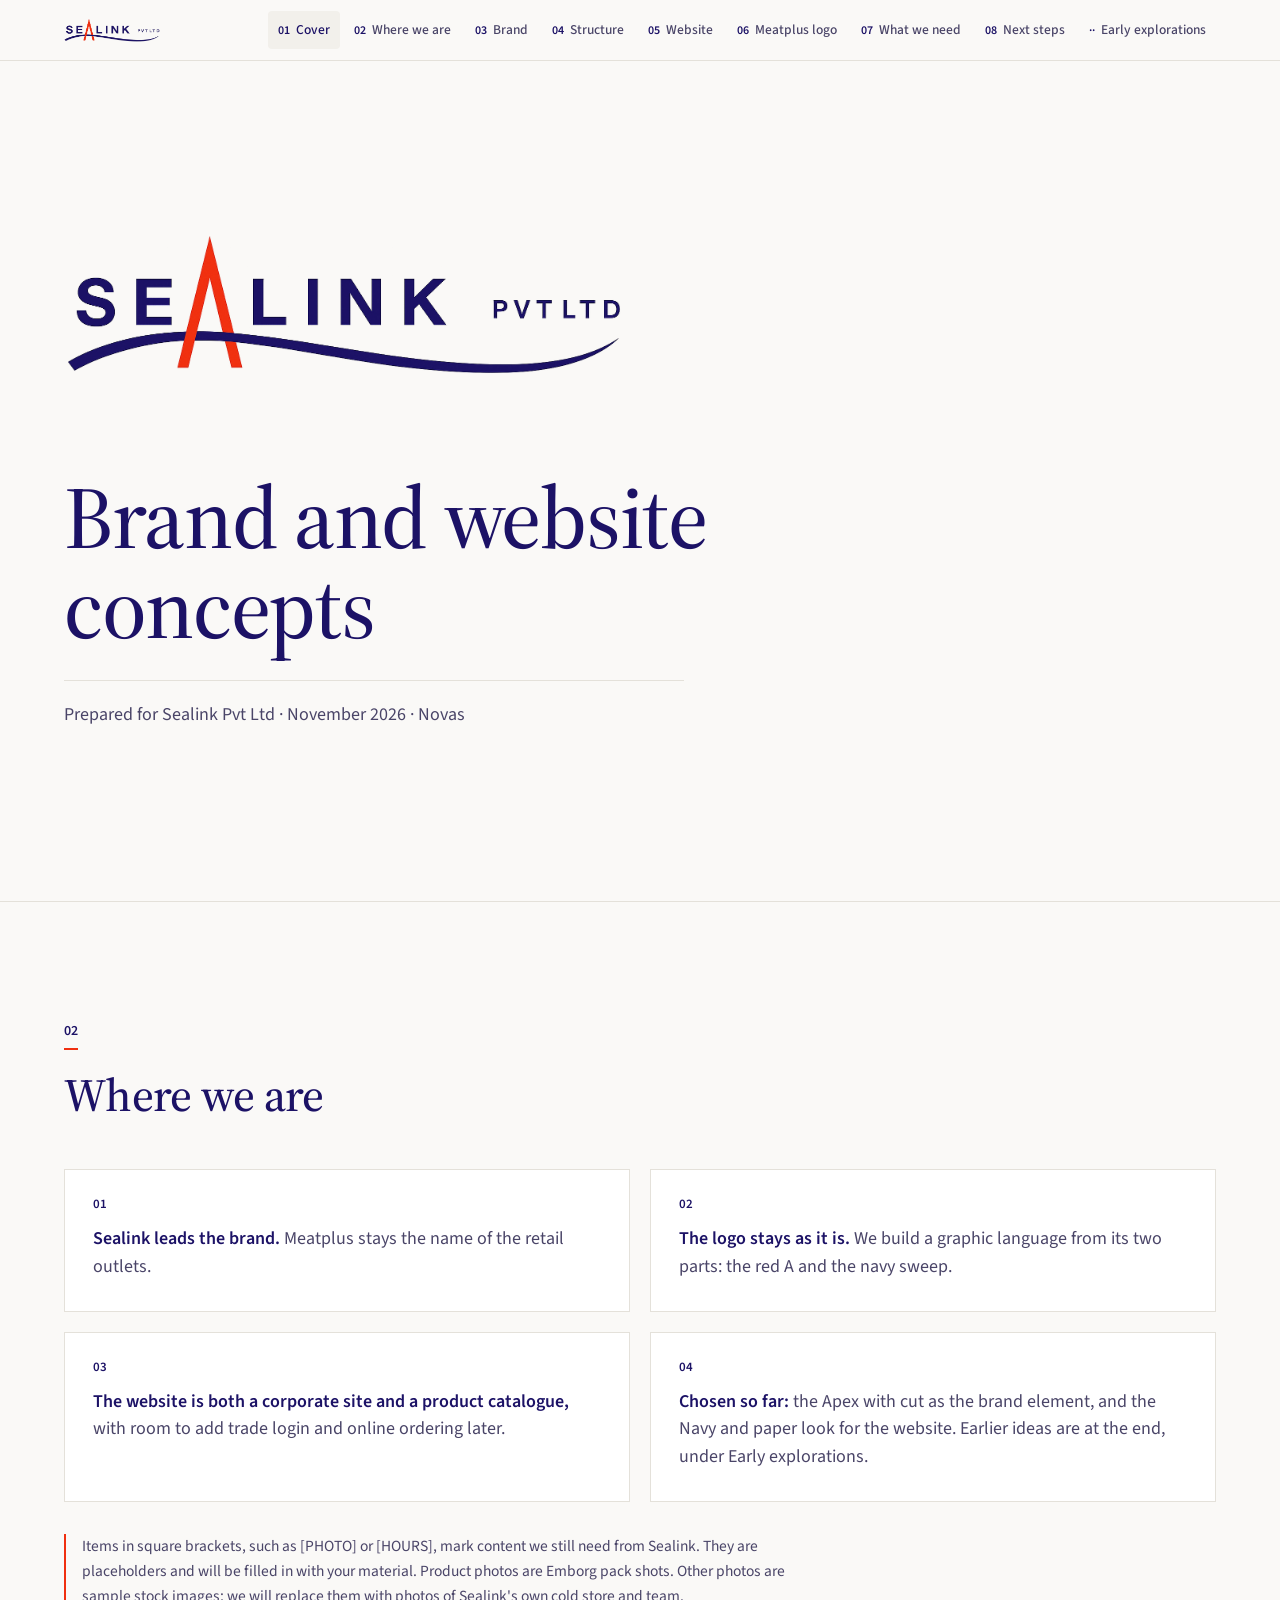
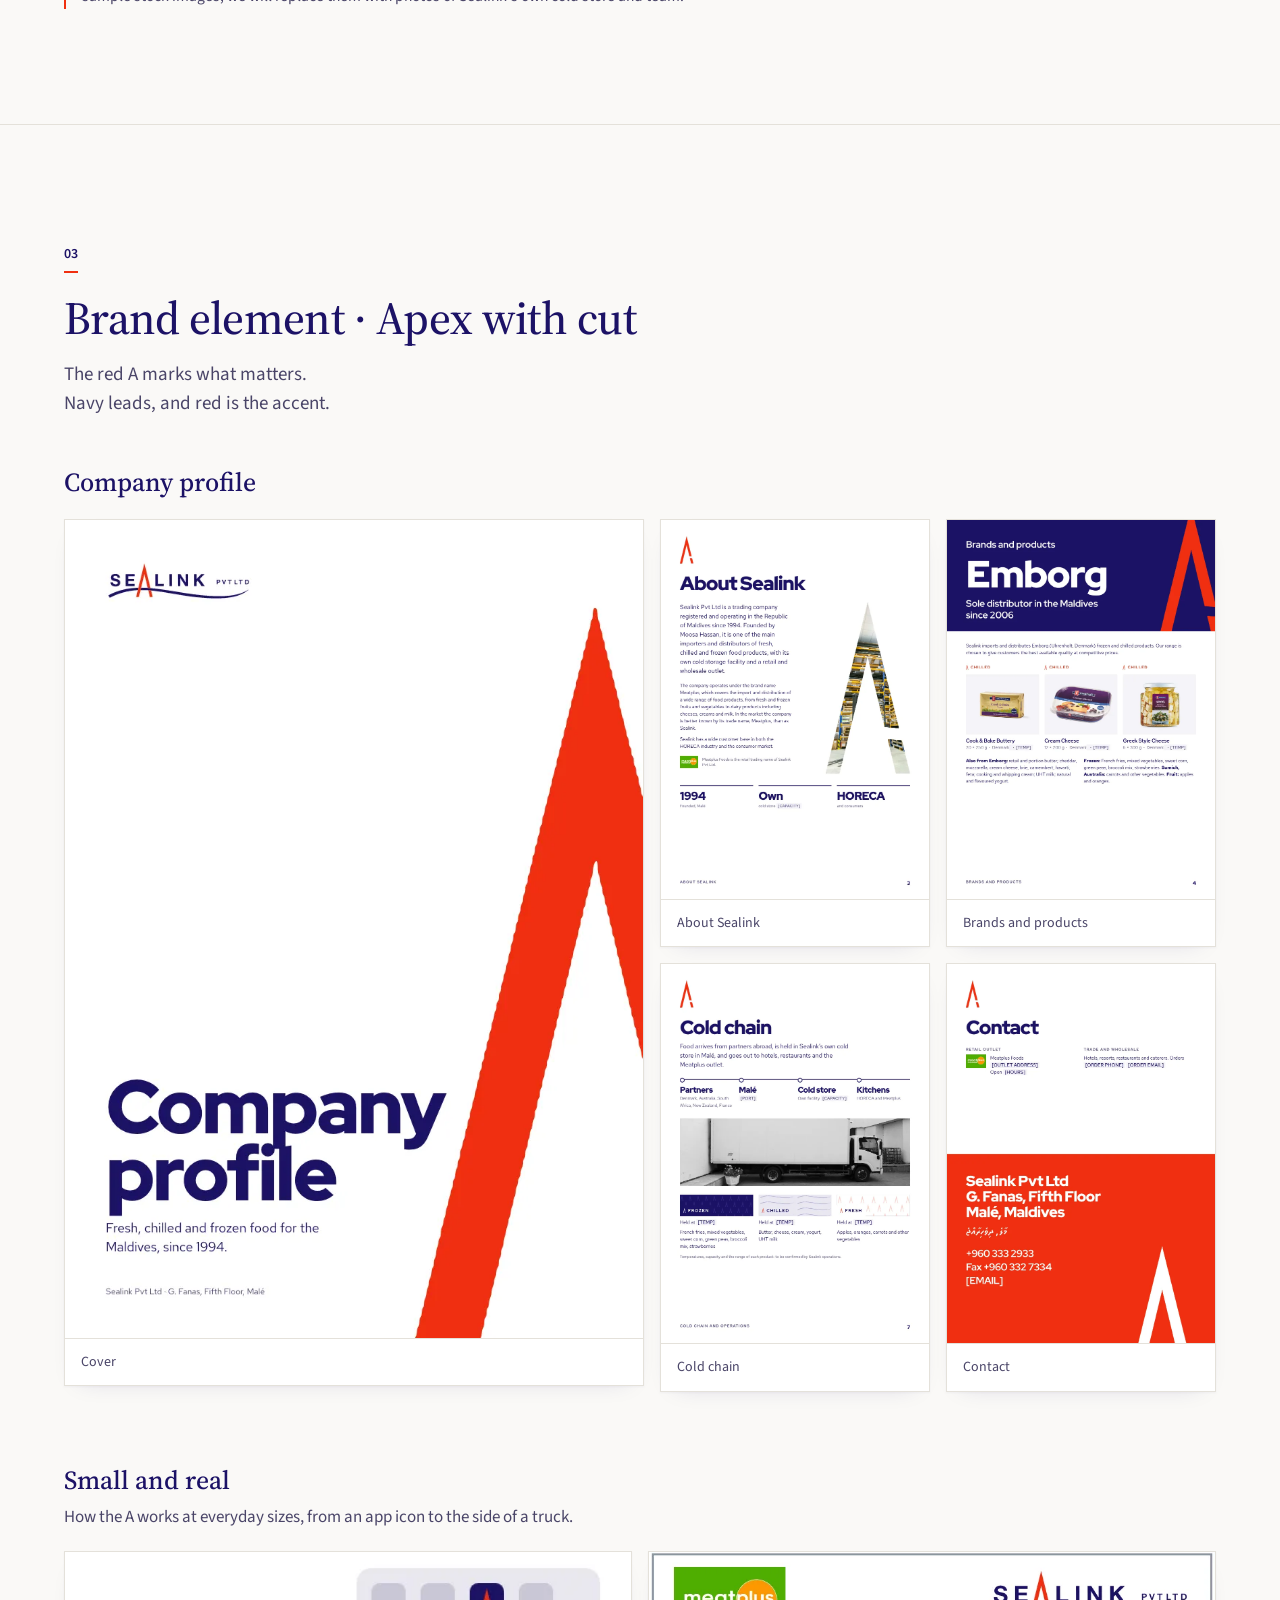
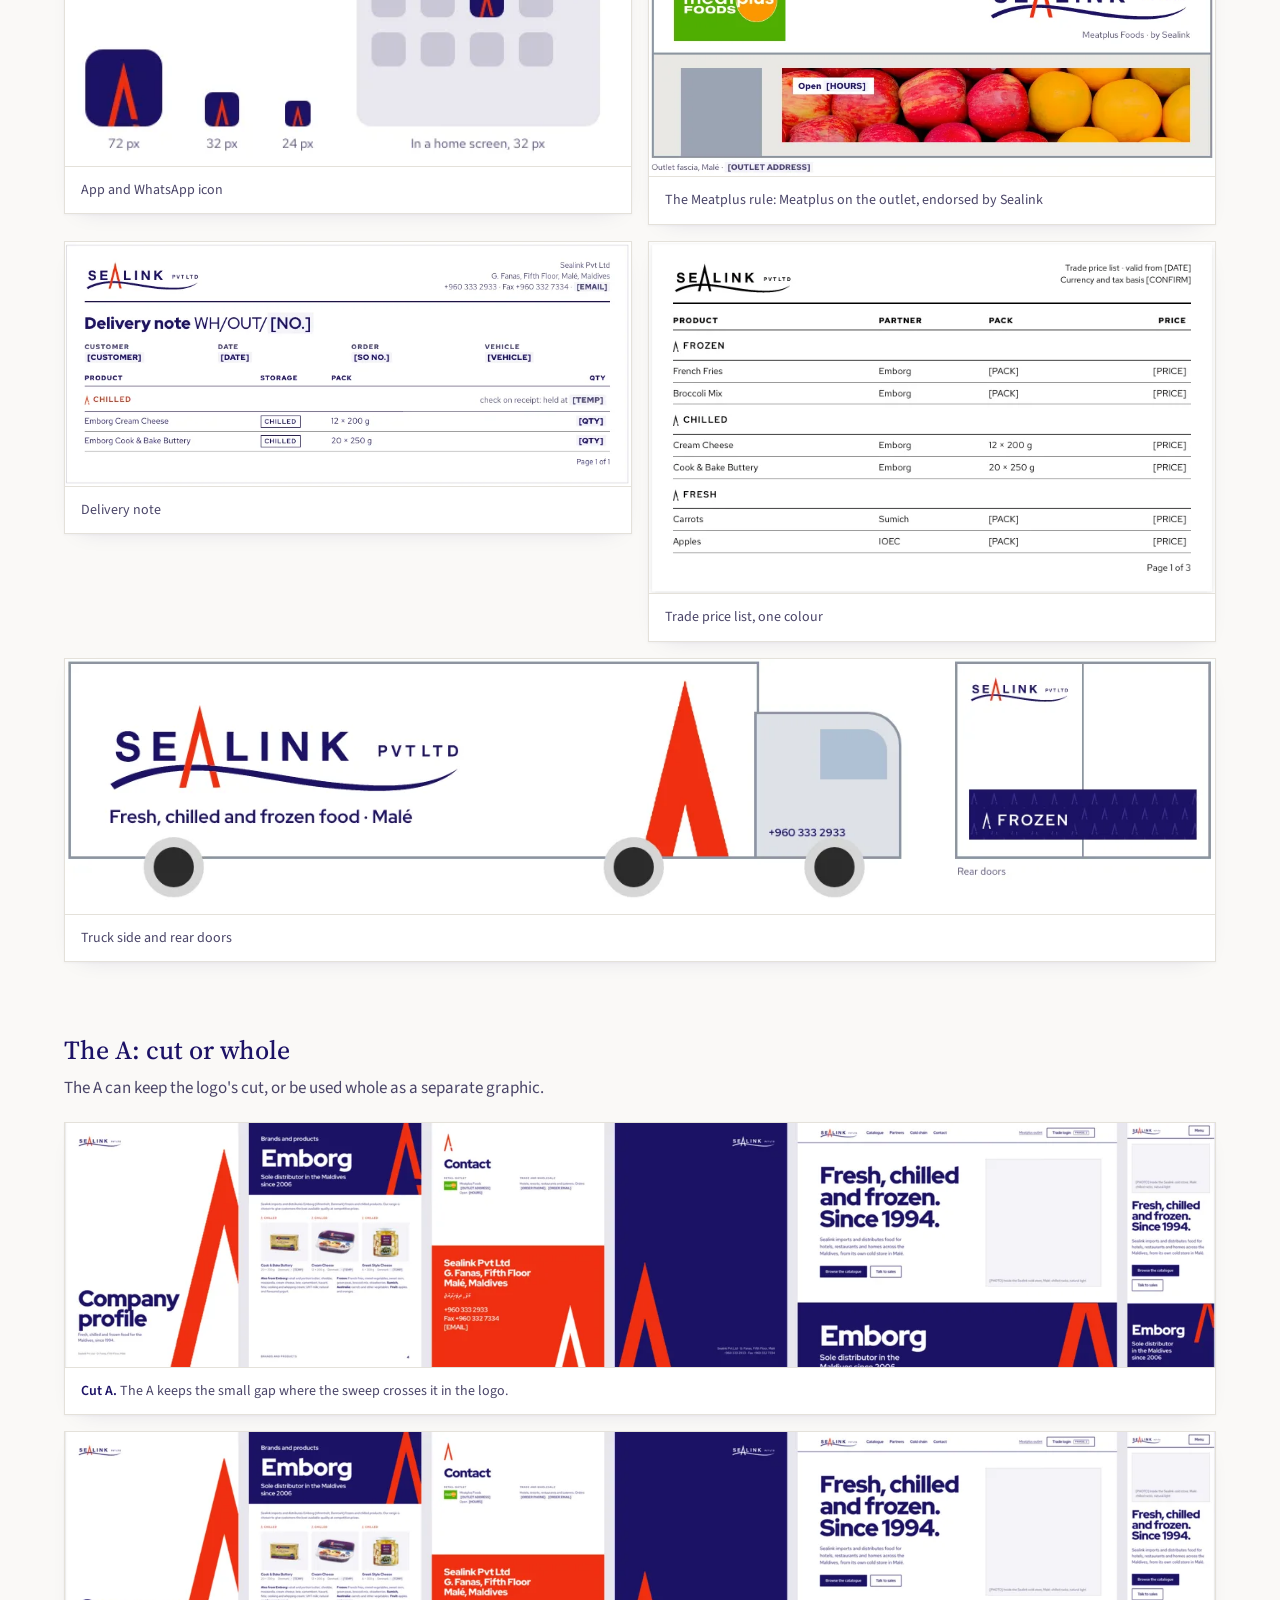
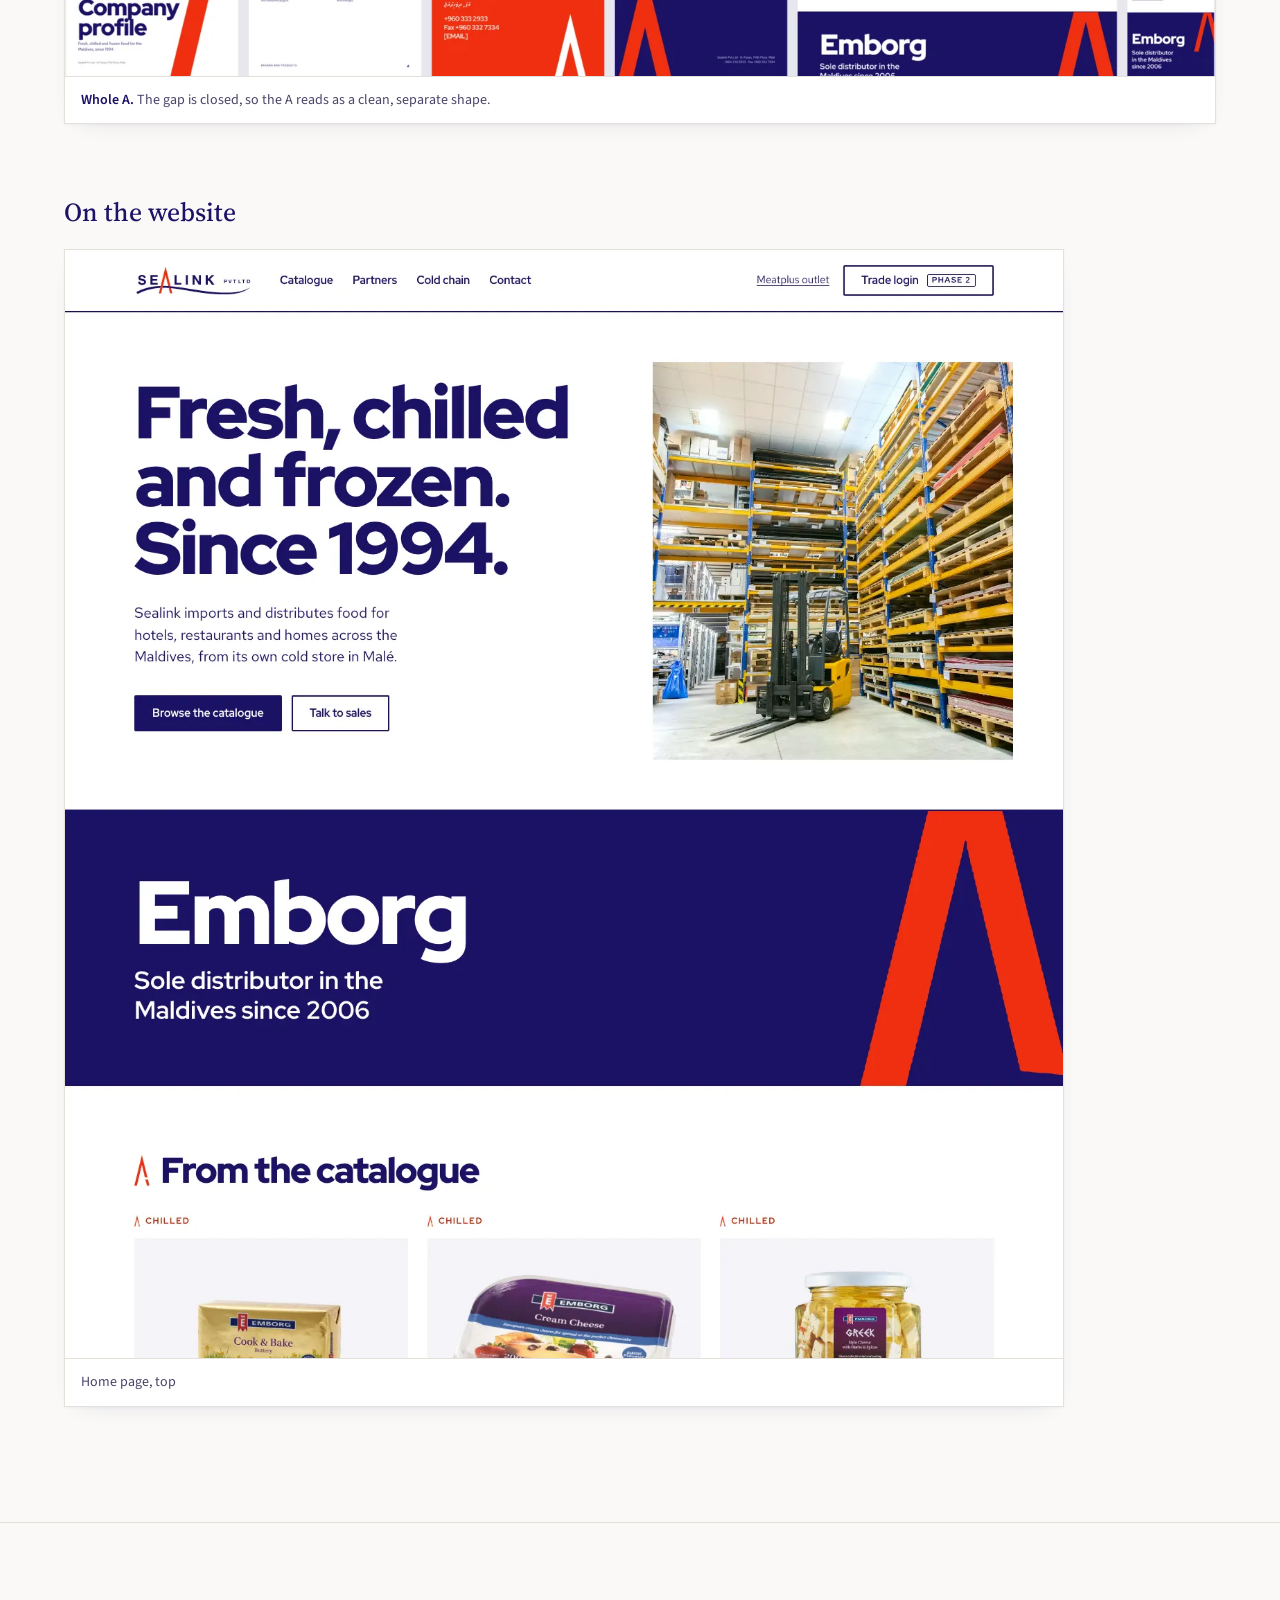
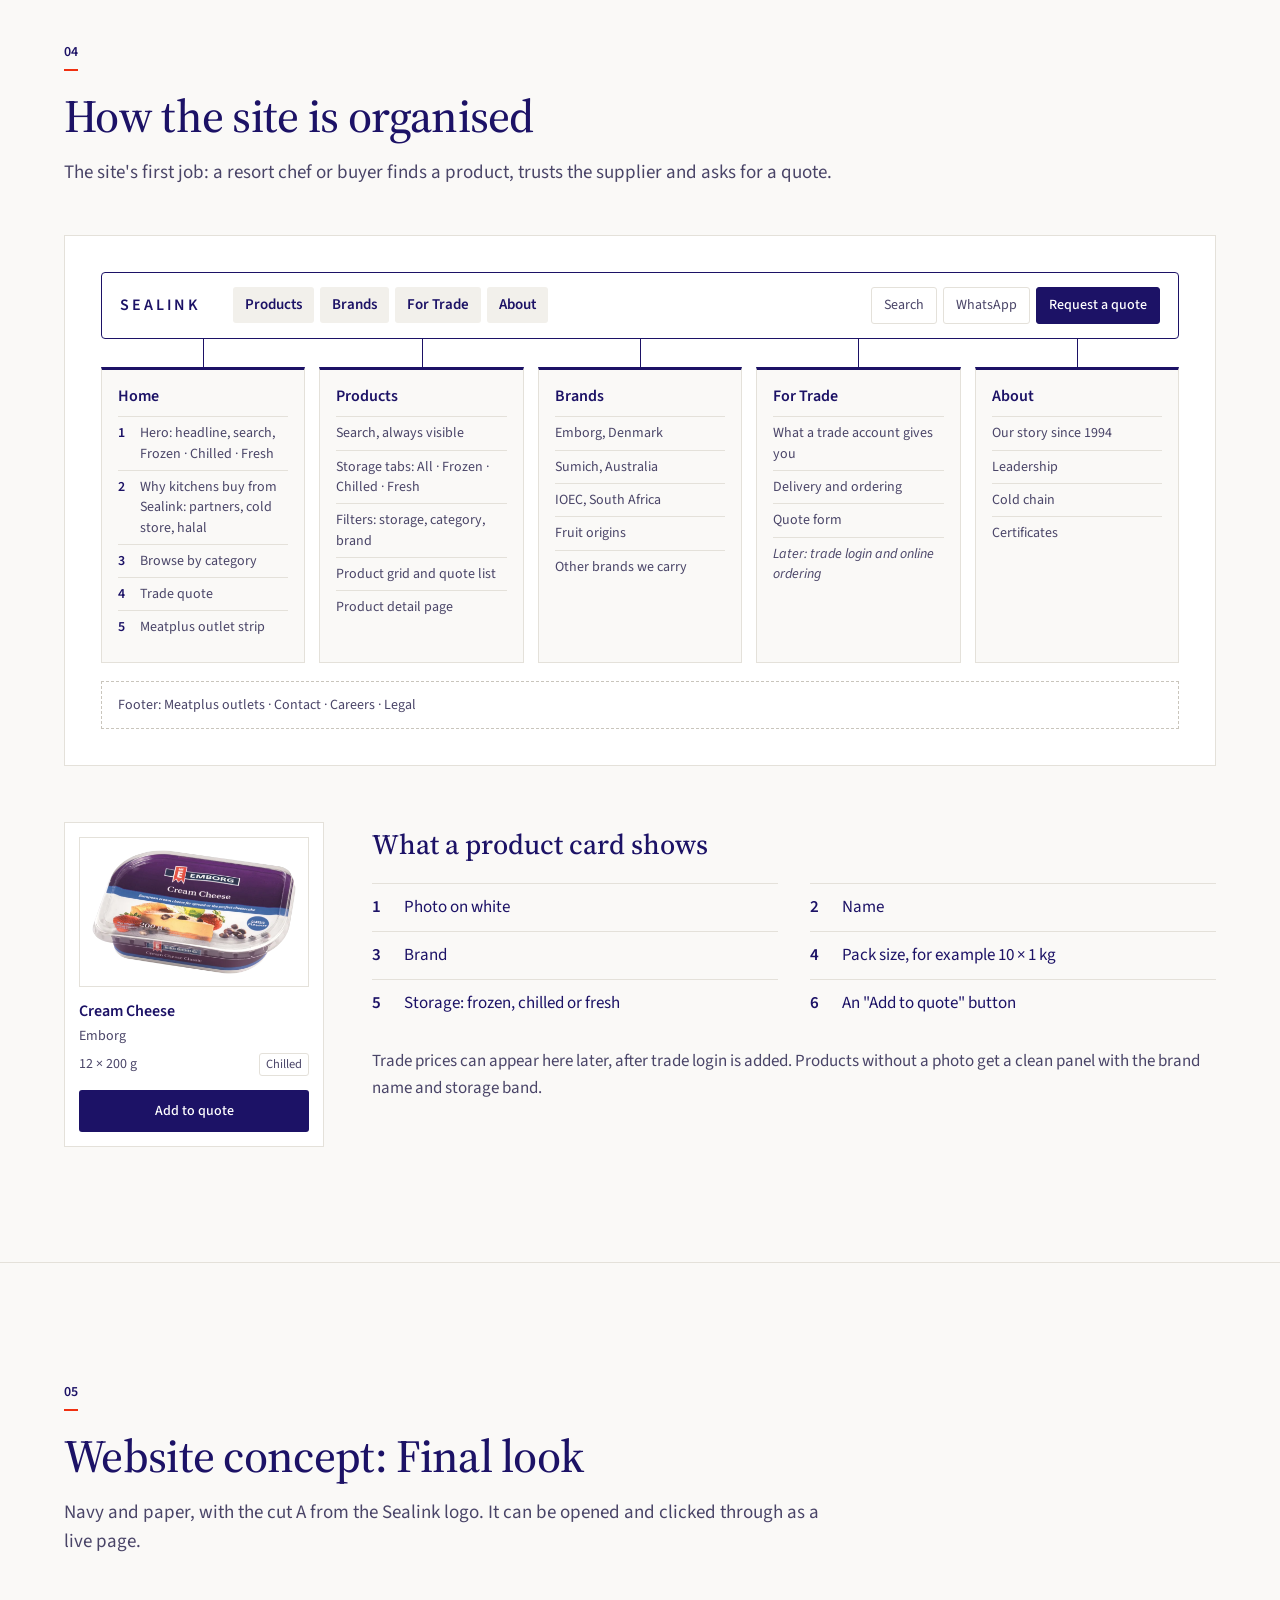
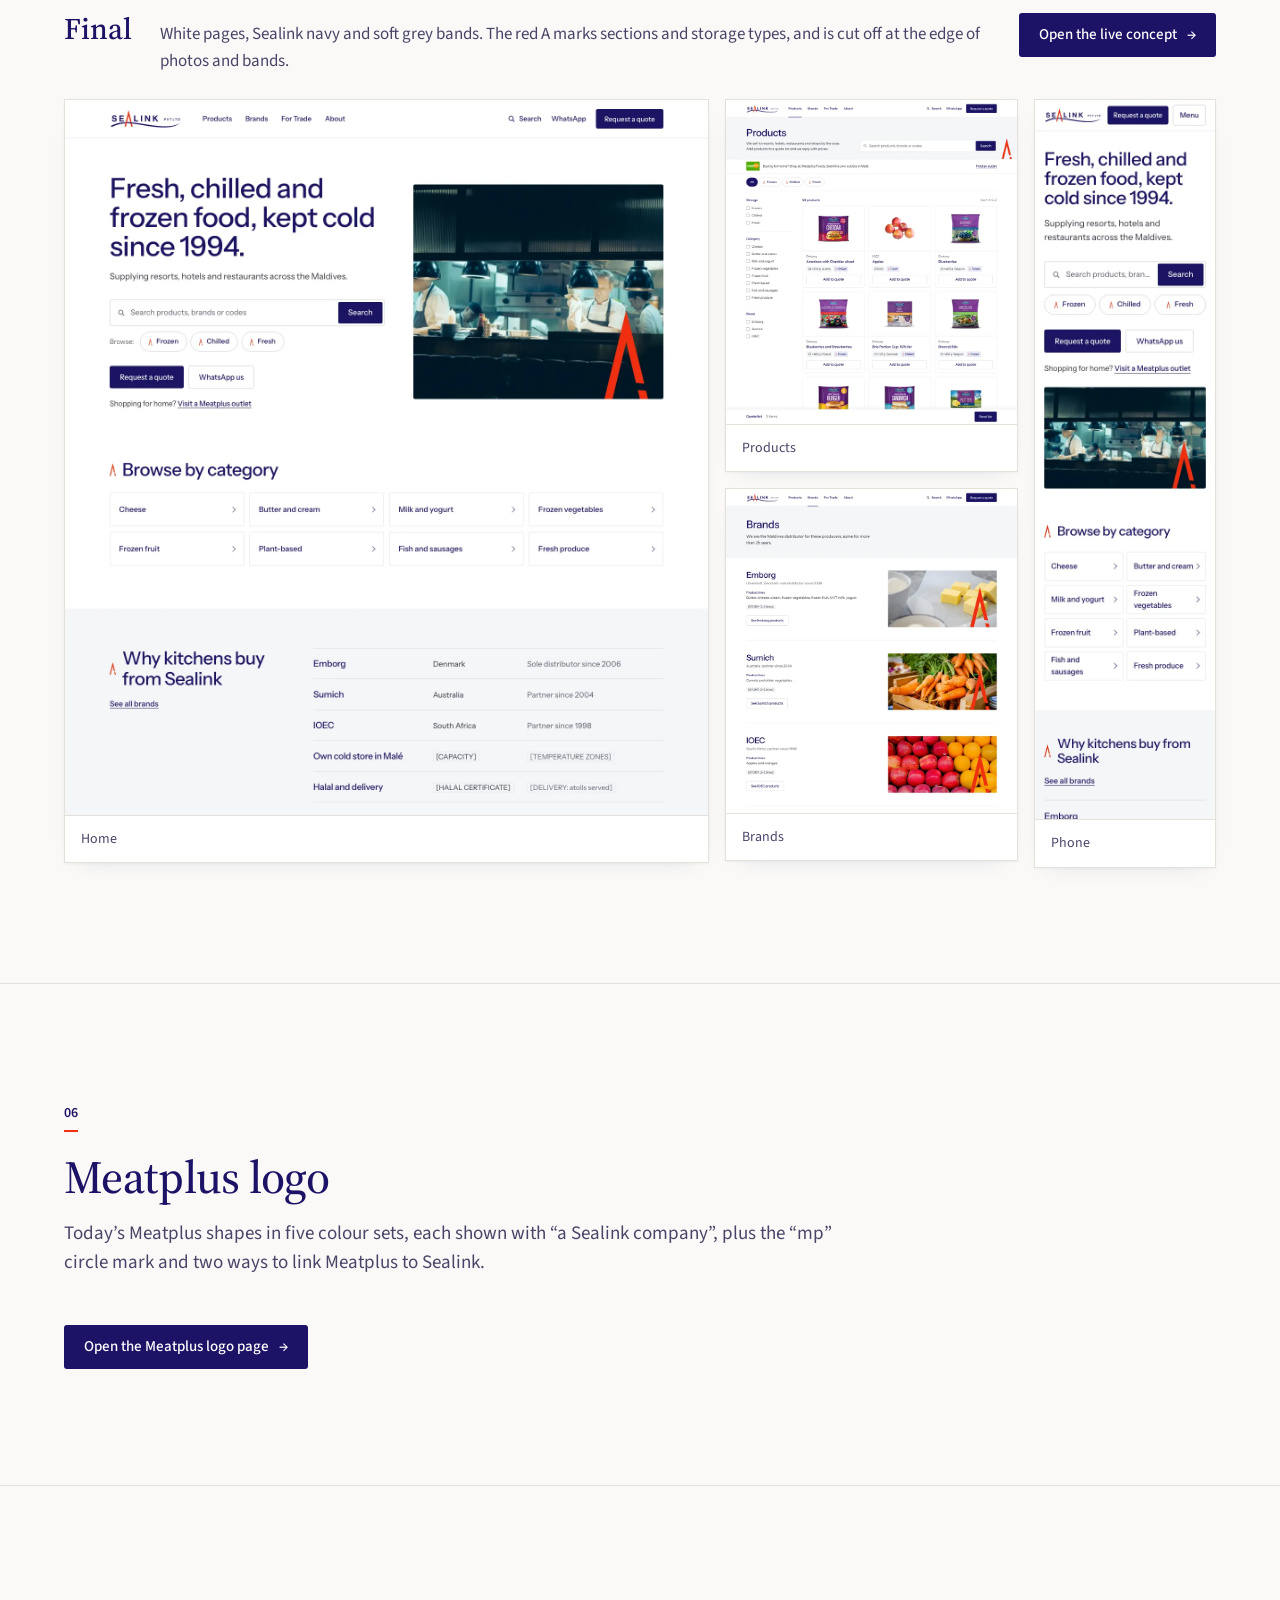
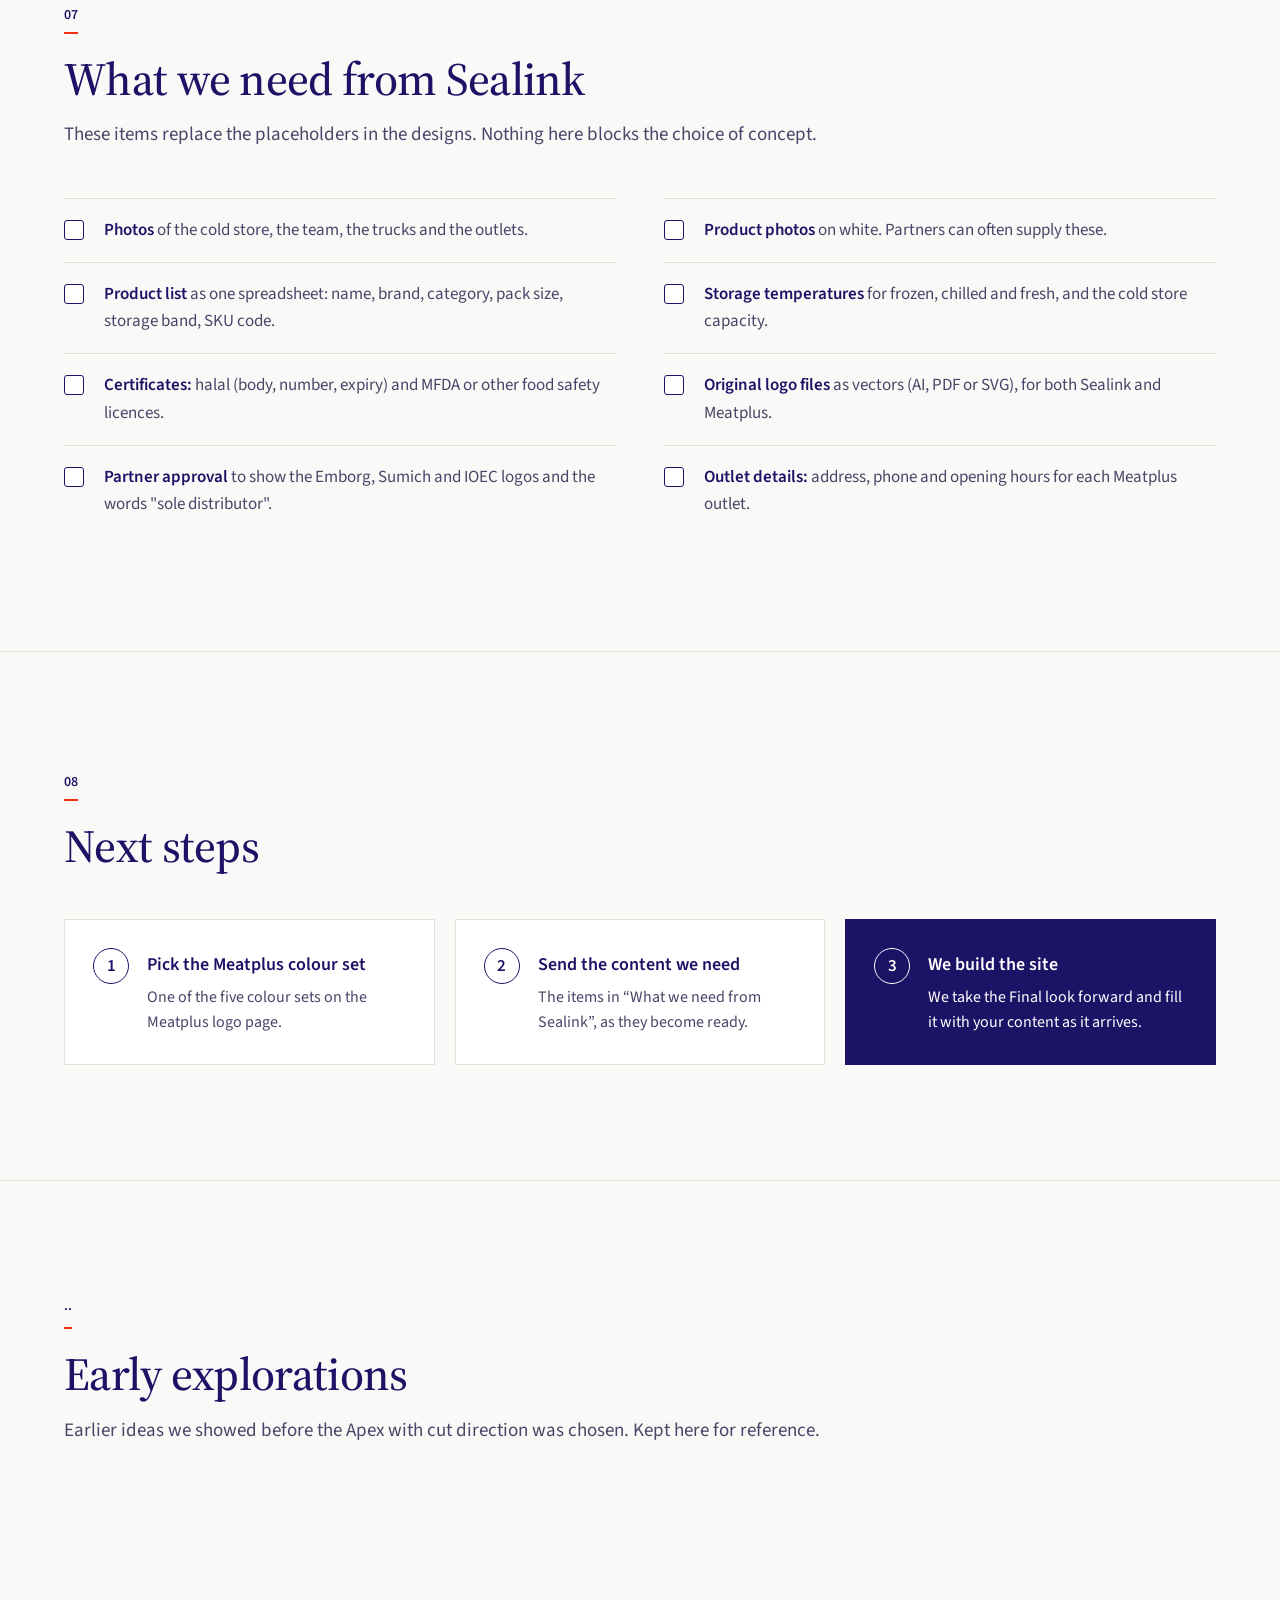
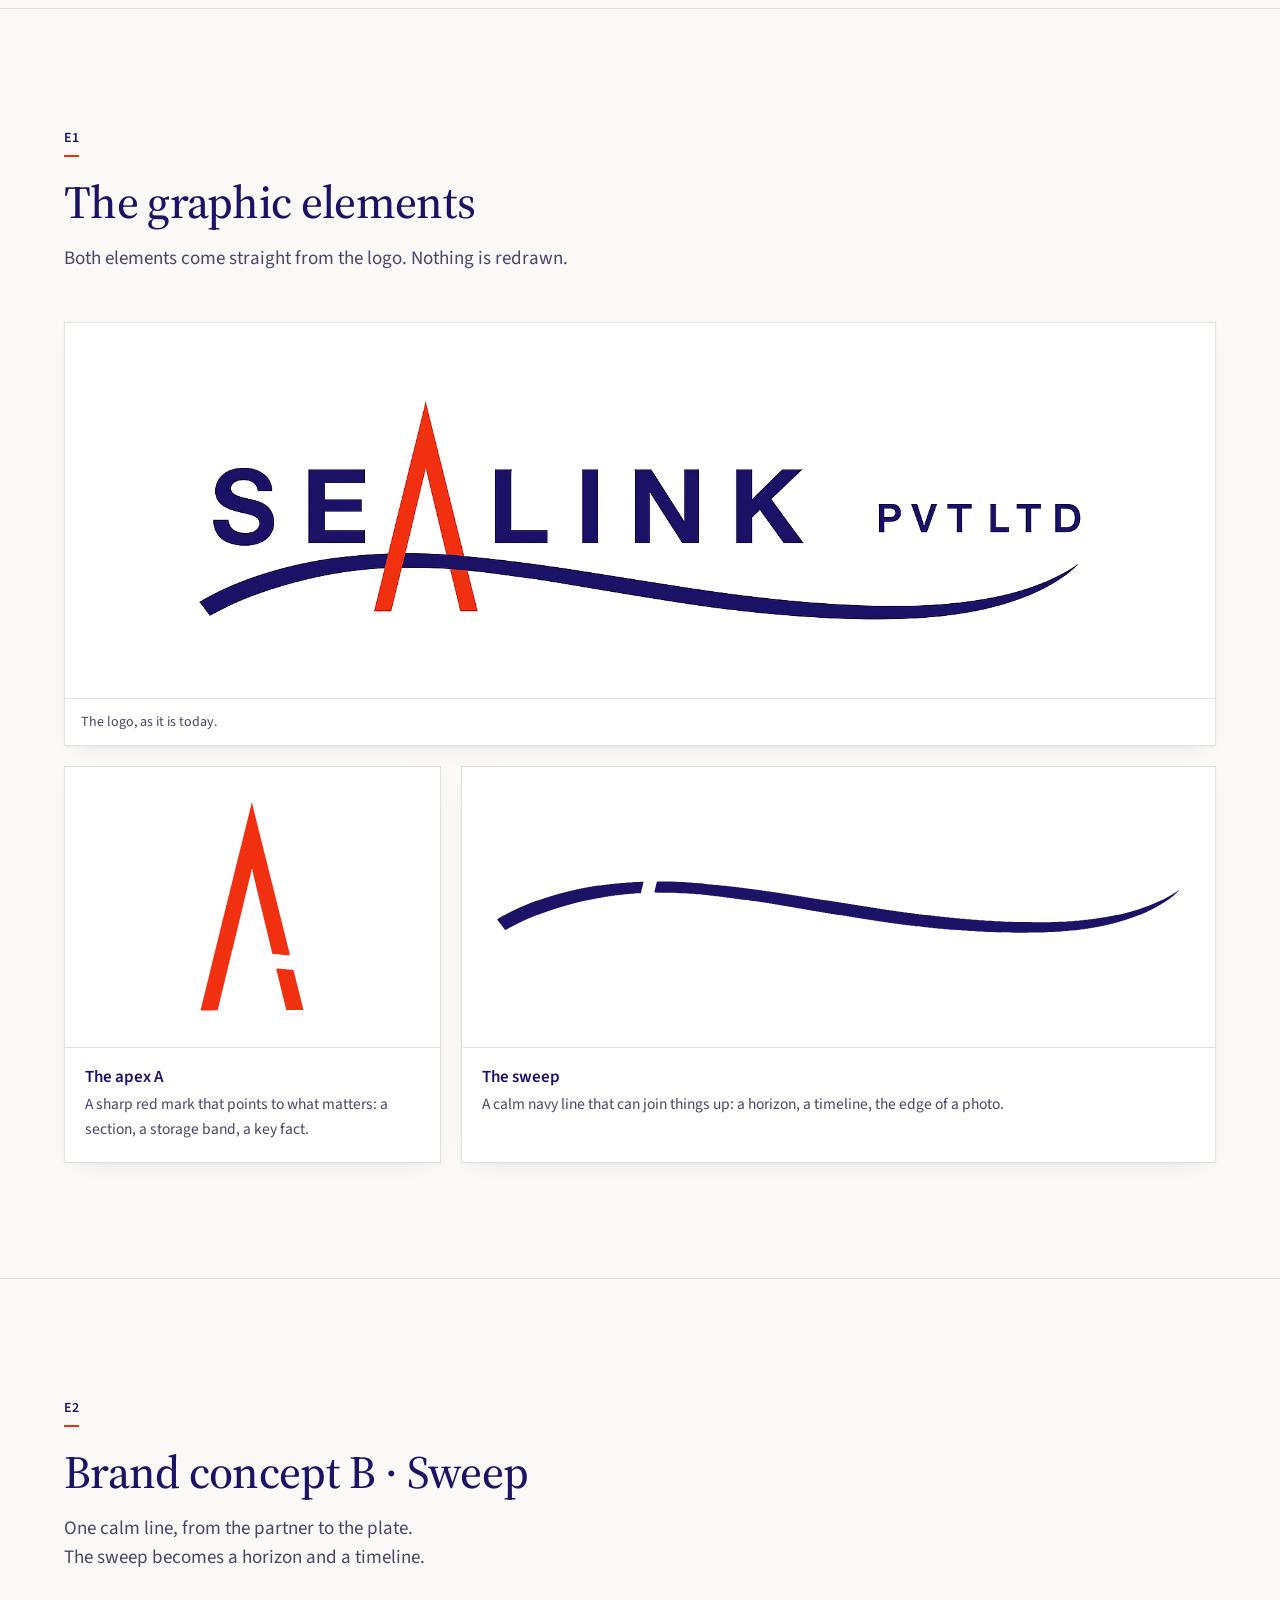
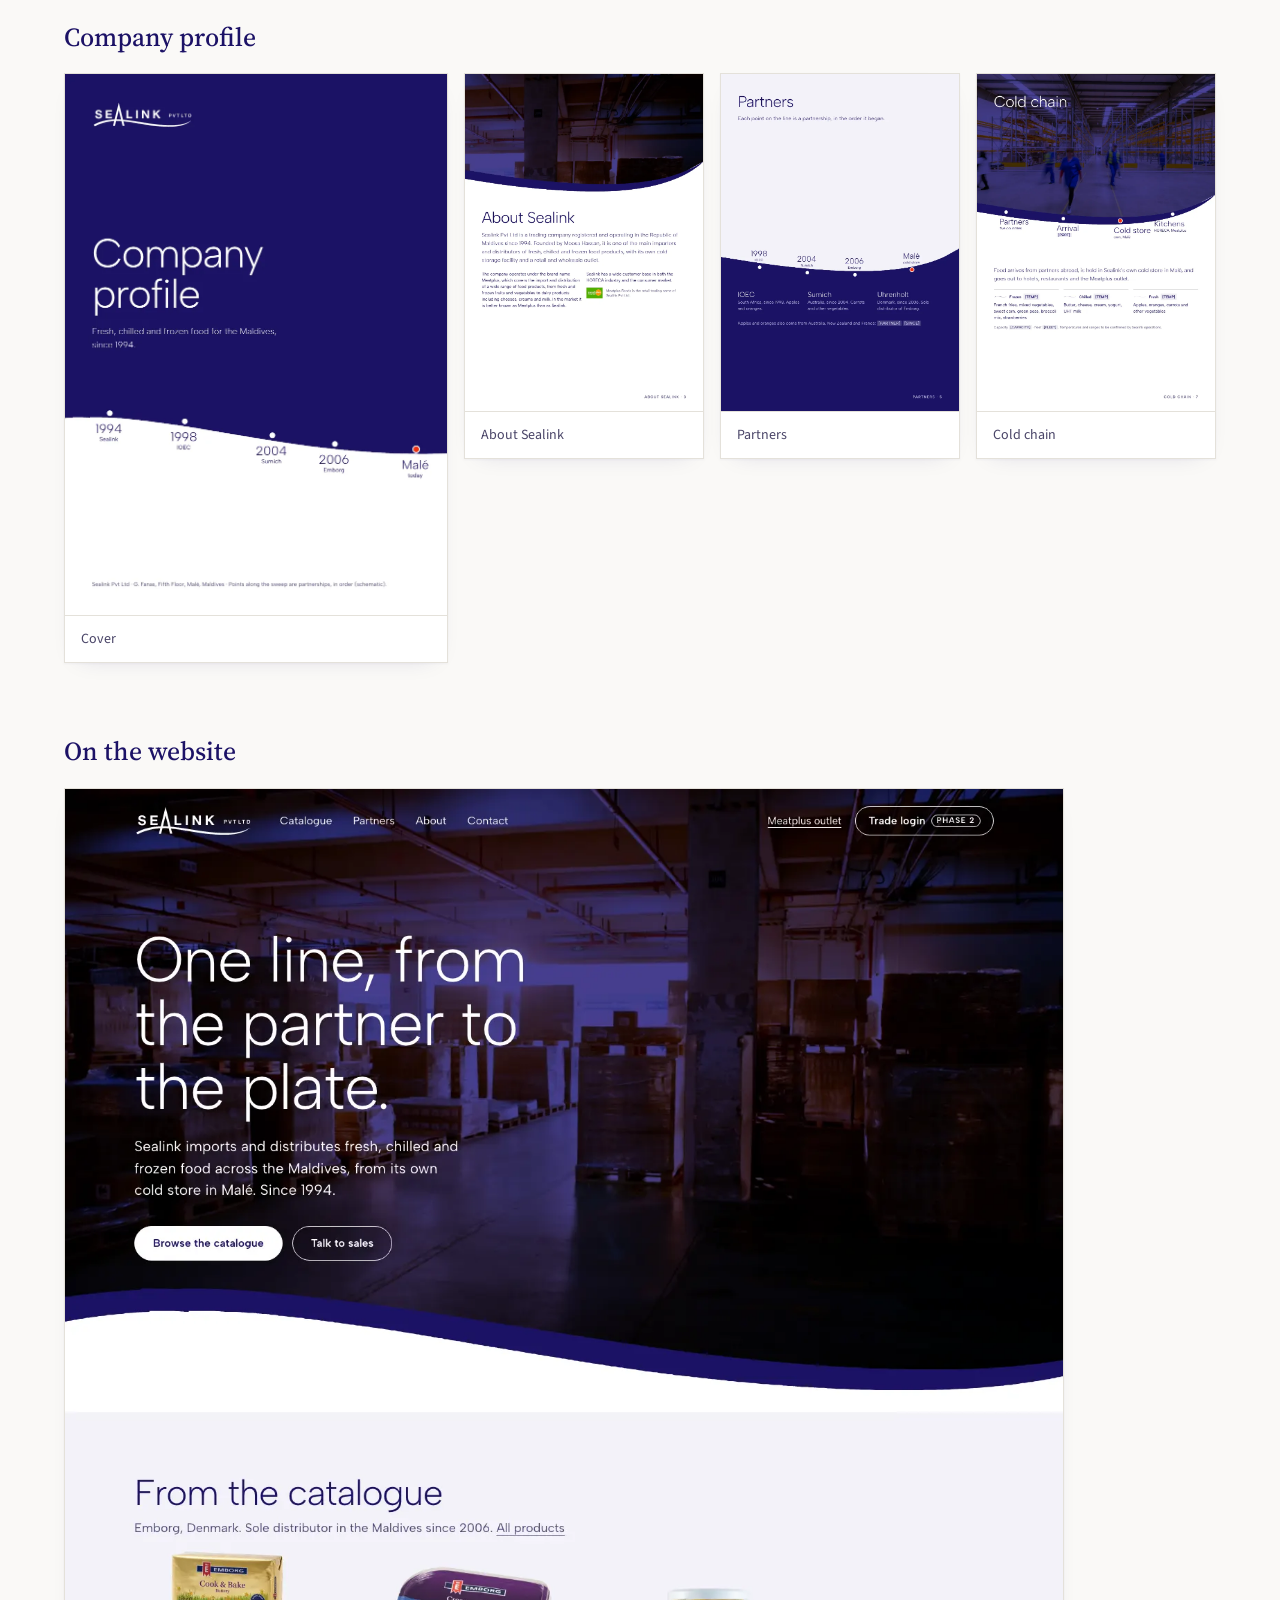
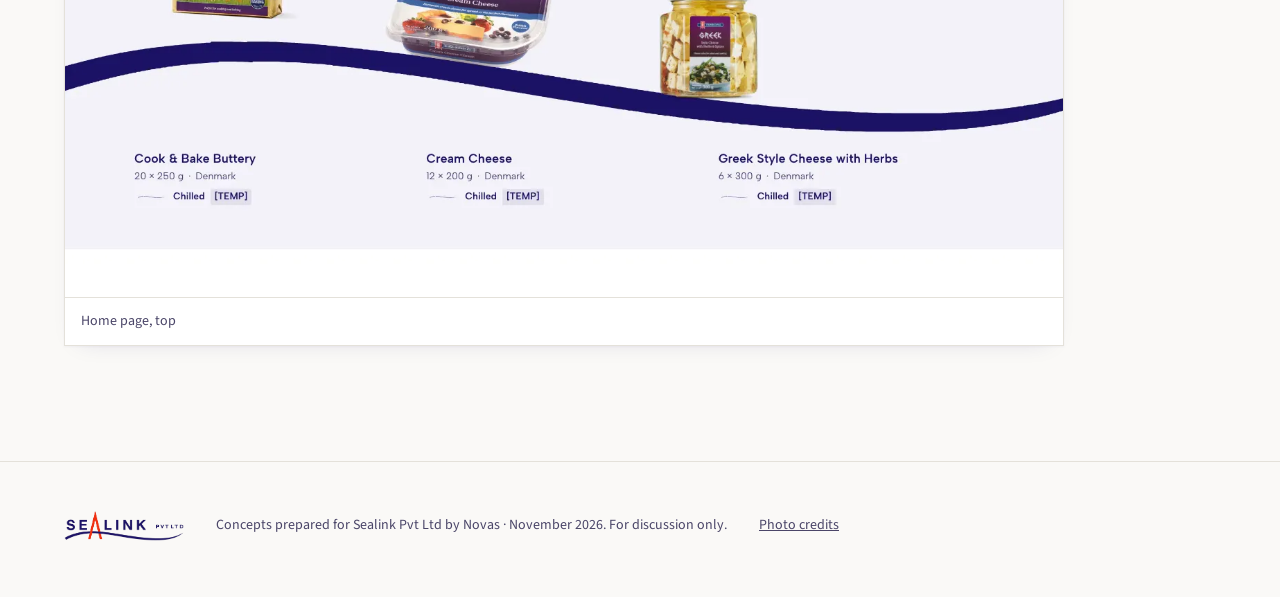
<file: index.html>
<!doctype html>
<html lang="en">
<head>
<!-- impeccable-disable cramped-padding -- Sections are separated by a top rule and have clamp(72px,9vw,120px) padding-block above their content; the static check does not resolve clamp(). -->
<meta charset="utf-8">
<meta name="viewport" content="width=device-width,initial-scale=1">
<meta name="robots" content="noindex,nofollow">
<title>Sealink · Brand and website concepts</title>
<link rel="preconnect" href="https://fonts.googleapis.com"><link rel="preconnect" href="https://fonts.gstatic.com" crossorigin>
<link rel="stylesheet" href="https://fonts.googleapis.com/css2?family=Source+Serif+4:opsz,wght@8..60,400;8..60,500;8..60,600&family=Source+Sans+3:wght@400;500;600&display=swap">
<link rel="stylesheet" href="style.css">
</head>
<body>

<nav class="snav" aria-label="Sections">
  <div class="snav-in">
    <a class="snav-home" href="#cover"><img src="img/logo-sealink.png" alt="Sealink, back to top" width="1410" height="365"></a>
    <ol>
      <li><a href="#cover"><span>01</span>Cover</a></li>
      <li><a href="#where"><span>02</span>Where we are</a></li>
      <li><a href="#apex"><span>03</span>Brand</a></li>
      <li><a href="#sitemap"><span>04</span>Structure</a></li>
      <li><a href="#looks"><span>05</span>Website</a></li>
      <li><a href="#meatplus"><span>06</span>Meatplus logo</a></li>
      <li><a href="#needs"><span>07</span>What we need</a></li>
      <li><a href="#next"><span>08</span>Next steps</a></li>
      <li><a href="#early"><span>··</span>Early explorations</a></li>
    </ol>
  </div>
</nav>

<main>

<!-- 01 Cover -->
<section id="cover" class="cover">
  <div class="wrap">
    <img class="cover-logo" src="img/logo-sealink.png" alt="Sealink Pvt Ltd" width="1410" height="365">
    <h1>Brand and website concepts</h1>
    <p class="cover-meta">Prepared for Sealink Pvt Ltd · November 2026 · Novas</p>
  </div>
</section>

<!-- 02 Where we are -->
<section id="where">
  <div class="wrap">
    <header class="sec-head"><span class="num">02</span><h2>Where we are</h2></header>
    <ol class="points">
      <li><strong>Sealink leads the brand.</strong> Meatplus stays the name of the retail outlets.</li>
      <li><strong>The logo stays as it is.</strong> We build a graphic language from its two parts: the red A and the navy sweep.</li>
      <li><strong>The website is both a corporate site and a product catalogue,</strong> with room to add trade login and online ordering later.</li>
      <li><strong>Chosen so far:</strong> the Apex with cut as the brand element, and the Navy and paper look for the website. Earlier ideas are at the end, under Early explorations.</li>
    </ol>
    <p class="note">Items in square brackets, such as [PHOTO] or [HOURS], mark content we still need from Sealink. They are placeholders and will be filled in with your material. Product photos are Emborg pack shots. Other photos are sample stock images; we will replace them with photos of Sealink's own cold store and team.</p>
  </div>
</section>

<!-- 03 Brand element -->
<section id="apex" class="concept">
  <div class="wrap">
    <header class="sec-head"><span class="num">03</span><h2>Brand element · Apex with cut</h2>
      <p class="lede">The red A marks what matters.<br>Navy leads, and red is the accent.</p></header>

    <h3 class="sub">Company profile</h3>
    <div class="pages pages-a">
      <figure class="frame page-cover"><a href="img/d4/p01.webp"><img src="img/d4/p01.webp" alt="Concept A company profile cover: a large red A on white with the words Company profile" width="794" height="1123" loading="lazy"></a><figcaption>Cover</figcaption></figure>
      <figure class="frame"><a href="img/d4/p03.webp"><img src="img/d4/p03.webp" alt="Concept A, About Sealink page" width="794" height="1123" loading="lazy"></a><figcaption>About Sealink</figcaption></figure>
      <figure class="frame"><a href="img/d4/p04.webp"><img src="img/d4/p04.webp" alt="Concept A, Emborg brands and products page with a navy header" width="794" height="1123" loading="lazy"></a><figcaption>Brands and products</figcaption></figure>
      <figure class="frame"><a href="img/d4/p07.webp"><img src="img/d4/p07.webp" alt="Concept A, cold chain page" width="794" height="1123" loading="lazy"></a><figcaption>Cold chain</figcaption></figure>
      <figure class="frame"><a href="img/d4/p08.webp"><img src="img/d4/p08.webp" alt="Concept A, contact page with a red panel" width="794" height="1123" loading="lazy"></a><figcaption>Contact</figcaption></figure>
    </div>

    <h3 class="sub">Small and real</h3>
    <p class="sub-lede">How the A works at everyday sizes, from an app icon to the side of a truck.</p>
    <div class="small-real">
      <figure class="frame sr-icons"><img src="img/d4/sr-icons.webp" alt="App and WhatsApp icon at 72, 32 and 24 pixels: a red A on a navy square" width="530" height="200" loading="lazy"><figcaption>App and WhatsApp icon</figcaption></figure>
      <figure class="frame"><img src="img/d4/sr-meatplus.webp" alt="Meatplus outlet fascia with the Meatplus badge and the line Meatplus Foods by Sealink" width="838" height="332" loading="lazy"><figcaption>The Meatplus rule: Meatplus on the outlet, endorsed by Sealink</figcaption></figure>
      <figure class="frame"><img src="img/d4/sr-delivery.webp" alt="Delivery note header in colour with storage bands marked by a small A" width="836" height="360" loading="lazy"><figcaption>Delivery note</figcaption></figure>
      <figure class="frame"><img src="img/d4/sr-pricelist.webp" alt="Trade price list in one colour, grouped by frozen, chilled and fresh" width="710" height="441" loading="lazy"><figcaption>Trade price list, one colour</figcaption></figure>
      <figure class="frame sr-truck"><img src="img/d4/sr-truck.webp" alt="Delivery truck side with the large Sealink logo and a giant red A, plus the rear doors" width="1375" height="305" loading="lazy"><figcaption>Truck side and rear doors</figcaption></figure>
    </div>

    <h3 class="sub">The A: cut or whole</h3>
    <p class="sub-lede">The A can keep the logo's cut, or be used whole as a separate graphic.</p>
    <div class="cutwhole">
      <figure class="frame"><img src="img/d4/cut.webp" alt="Concept A pieces using the A with the logo's cut where the sweep crosses it" width="1600" height="339" loading="lazy"><figcaption><strong>Cut A.</strong> The A keeps the small gap where the sweep crosses it in the logo.</figcaption></figure>
      <figure class="frame"><img src="img/d4/whole.webp" alt="The same pieces using a whole A with the gap closed" width="1600" height="339" loading="lazy"><figcaption><strong>Whole A.</strong> The gap is closed, so the A reads as a clean, separate shape.</figcaption></figure>
    </div>

    <h3 class="sub">On the website</h3>
    <figure class="frame web"><img src="img/d4/web-home.webp" alt="Concept A website home page: Fresh, chilled and frozen. Since 1994, with a navy Emborg band and a red A" width="1440" height="1600" loading="lazy"><figcaption>Home page, top</figcaption></figure>
  </div>
</section>

<!-- 06 Site structure -->
<section id="sitemap">
  <div class="wrap">
    <header class="sec-head"><span class="num">04</span><h2>How the site is organised</h2>
      <p class="lede">The site's first job: a resort chef or buyer finds a product, trusts the supplier and asks for a quote.</p></header>

    <div class="sm">
      <div class="sm-bar">
        <div class="sm-logo">Sealink</div>
        <ul class="sm-menu"><li>Products</li><li>Brands</li><li>For Trade</li><li>About</li></ul>
        <ul class="sm-tools"><li>Search</li><li>WhatsApp</li><li class="sm-cta">Request a quote</li></ul>
      </div>
      <div class="sm-tree">
        <div class="sm-col">
          <h3>Home</h3>
          <ol>
            <li>Hero: headline, search, Frozen · Chilled · Fresh</li>
            <li>Why kitchens buy from Sealink: partners, cold store, halal</li>
            <li>Browse by category</li>
            <li>Trade quote</li>
            <li>Meatplus outlet strip</li>
          </ol>
        </div>
        <div class="sm-col">
          <h3>Products</h3>
          <ul>
            <li>Search, always visible</li>
            <li>Storage tabs: All · Frozen · Chilled · Fresh</li>
            <li>Filters: storage, category, brand</li>
            <li>Product grid and quote list</li>
            <li>Product detail page</li>
          </ul>
        </div>
        <div class="sm-col">
          <h3>Brands</h3>
          <ul>
            <li>Emborg, Denmark</li>
            <li>Sumich, Australia</li>
            <li>IOEC, South Africa</li>
            <li>Fruit origins</li>
            <li>Other brands we carry</li>
          </ul>
        </div>
        <div class="sm-col">
          <h3>For Trade</h3>
          <ul>
            <li>What a trade account gives you</li>
            <li>Delivery and ordering</li>
            <li>Quote form</li>
            <li class="later">Later: trade login and online ordering</li>
          </ul>
        </div>
        <div class="sm-col">
          <h3>About</h3>
          <ul>
            <li>Our story since 1994</li>
            <li>Leadership</li>
            <li>Cold chain</li>
            <li>Certificates</li>
          </ul>
        </div>
      </div>
      <div class="sm-foot">Footer: Meatplus outlets · Contact · Careers · Legal</div>
    </div>

    <div class="card-explain">
      <div class="pc" aria-hidden="true">
        <div class="pc-img"><img src="concepts/products/cream-cheese-12-x-200g.webp" alt="Emborg Cream Cheese, 12 × 200 g, on white" loading="lazy"></div>
        <div class="pc-name">Cream Cheese</div>
        <div class="pc-brand">Emborg</div>
        <div class="pc-row"><span>12 × 200 g</span><span class="pc-st">Chilled</span></div>
        <div class="pc-btn">Add to quote</div>
      </div>
      <div>
        <h3>What a product card shows</h3>
        <ol class="pc-list">
          <li>Photo on white</li>
          <li>Name</li>
          <li>Brand</li>
          <li>Pack size, for example 10 × 1 kg</li>
          <li>Storage: frozen, chilled or fresh</li>
          <li>An "Add to quote" button</li>
        </ol>
        <p class="muted">Trade prices can appear here later, after trade login is added. Products without a photo get a clean panel with the brand name and storage band.</p>
      </div>
    </div>
  </div>
</section>

<!-- 07 Website concept -->
<section id="looks">
  <div class="wrap">
    <header class="sec-head"><span class="num">05</span><h2>Website concept: Final look</h2>
      <p class="lede">Navy and paper, with the cut A from the Sealink logo. It can be opened and clicked through as a live page.</p></header>

    <article class="look">
      <div class="look-head">
        <h3>Final</h3>
        <p>White pages, Sealink navy and soft grey bands. The red A marks sections and storage types, and is cut off at the edge of photos and bands.</p>
        <a class="btn" href="concepts/index.html#v=final&amp;p=home">Open the live concept</a>
      </div>
      <div class="look-grid">
        <figure class="frame lg-home"><img src="img/web/final-home.webp" alt="Final look, home page" width="1440" height="1600" loading="lazy"><figcaption>Home</figcaption></figure>
        <div class="lg-side">
          <figure class="frame"><img src="img/web/final-products.webp" alt="Final look, products page" width="800" height="889" loading="lazy"><figcaption>Products</figcaption></figure>
          <figure class="frame"><img src="img/web/final-brands.webp" alt="Final look, brands page" width="800" height="889" loading="lazy"><figcaption>Brands</figcaption></figure>
        </div>
        <figure class="frame lg-mob"><img src="img/web/final-mobile.webp" alt="Final look, home page on a phone" width="390" height="1560" loading="lazy"><figcaption>Phone</figcaption></figure>
      </div>
    </article>
  </div>
</section>

<!-- 06 Meatplus logo -->
<section id="meatplus">
  <div class="wrap">
    <header class="sec-head"><span class="num">06</span><h2>Meatplus logo</h2>
      <p class="lede">Today’s Meatplus shapes in five colour sets, each shown with “a Sealink company”, plus the “mp” circle mark and two ways to link Meatplus to Sealink.</p></header>
    <p><a class="btn" href="concepts/meatplus/index.html">Open the Meatplus logo page</a></p>
  </div>
</section>

<!-- 08 What we need -->
<section id="needs">
  <div class="wrap">
    <header class="sec-head"><span class="num">07</span><h2>What we need from Sealink</h2>
      <p class="lede">These items replace the placeholders in the designs. Nothing here blocks the choice of concept.</p></header>
    <ul class="checklist">
      <li><strong>Photos</strong> of the cold store, the team, the trucks and the outlets.</li>
      <li><strong>Product photos</strong> on white. Partners can often supply these.</li>
      <li><strong>Product list</strong> as one spreadsheet: name, brand, category, pack size, storage band, SKU code.</li>
      <li><strong>Storage temperatures</strong> for frozen, chilled and fresh, and the cold store capacity.</li>
      <li><strong>Certificates:</strong> halal (body, number, expiry) and MFDA or other food safety licences.</li>
      <li><strong>Original logo files</strong> as vectors (AI, PDF or SVG), for both Sealink and Meatplus.</li>
      <li><strong>Partner approval</strong> to show the Emborg, Sumich and IOEC logos and the words "sole distributor".</li>
      <li><strong>Outlet details:</strong> address, phone and opening hours for each Meatplus outlet.</li>
    </ul>
  </div>
</section>

<!-- 09 Next steps -->
<section id="next">
  <div class="wrap">
    <header class="sec-head"><span class="num">08</span><h2>Next steps</h2></header>
    <ol class="steps">
      <li><span>1</span><div><h3>Pick the Meatplus colour set</h3><p>One of the five colour sets on the Meatplus logo page.</p></div></li>
      <li><span>2</span><div><h3>Send the content we need</h3><p>The items in “What we need from Sealink”, as they become ready.</p></div></li>
      <li><span>3</span><div><h3>We build the site</h3><p>We take the Final look forward and fill it with your content as it arrives.</p></div></li>
    </ol>
  </div>
</section>

<!-- Early explorations -->
<section id="early" class="early">
  <div class="wrap">
    <header class="sec-head"><span class="num">··</span><h2>Early explorations</h2>
      <p class="lede">Earlier ideas we showed before the Apex with cut direction was chosen. Kept here for reference.</p></header>
  </div>
</section>

<!-- 03 The graphic elements -->
<section id="elements">
  <div class="wrap">
    <header class="sec-head"><span class="num">E1</span><h2>The graphic elements</h2>
      <p class="lede">Both elements come straight from the logo. Nothing is redrawn.</p></header>
    <figure class="frame logo-frame">
      <img src="img/logo-sealink.png" alt="The Sealink logo: the word SEALINK with a red A and a navy sweep line" width="1410" height="365" loading="lazy">
      <figcaption>The logo, as it is today.</figcaption>
    </figure>
    <div class="parts">
      <figure class="frame part">
        <div class="part-art part-a"><img src="img/elements/apex-a.svg" alt="The red A from the logo, on its own" width="176" height="344" loading="lazy"></div>
        <figcaption><h3>The apex A</h3><p>A sharp red mark that points to what matters: a section, a storage band, a key fact.</p></figcaption>
      </figure>
      <figure class="frame part">
        <div class="part-art part-s"><img src="img/elements/sweep.svg" alt="The navy sweep line from the logo, on its own" width="1399" height="120" loading="lazy"></div>
        <figcaption><h3>The sweep</h3><p>A calm navy line that can join things up: a horizon, a timeline, the edge of a photo.</p></figcaption>
      </figure>
    </div>
  </div>
</section>

<!-- 05 Concept B -->
<section id="sweep" class="concept">
  <div class="wrap">
    <header class="sec-head"><span class="num">E2</span><h2>Brand concept B · Sweep</h2>
      <p class="lede">One calm line, from the partner to the plate.<br>The sweep becomes a horizon and a timeline.</p></header>

    <h3 class="sub">Company profile</h3>
    <div class="pages pages-b">
      <figure class="frame page-cover"><a href="img/d5/p01.webp"><img src="img/d5/p01.webp" alt="Concept B company profile cover: navy page with a sweep line marking 1994, 1998, 2004, 2006 and Malé" width="794" height="1123" loading="lazy"></a><figcaption>Cover</figcaption></figure>
      <figure class="frame"><a href="img/d5/p03.webp"><img src="img/d5/p03.webp" alt="Concept B, About Sealink page with a curved navy edge" width="794" height="1123" loading="lazy"></a><figcaption>About Sealink</figcaption></figure>
      <figure class="frame"><a href="img/d5/p05.webp"><img src="img/d5/p05.webp" alt="Concept B, partners page with years on the line" width="794" height="1123" loading="lazy"></a><figcaption>Partners</figcaption></figure>
      <figure class="frame"><a href="img/d5/p07.webp"><img src="img/d5/p07.webp" alt="Concept B, cold chain page with the route from partners to kitchens" width="794" height="1123" loading="lazy"></a><figcaption>Cold chain</figcaption></figure>
    </div>

    <h3 class="sub">On the website</h3>
    <figure class="frame web"><img src="img/d5/web-home.webp" alt="Concept B website home page: One line, from the partner to the plate, with products standing on the sweep" width="1440" height="1600" loading="lazy"><figcaption>Home page, top</figcaption></figure>
  </div>
</section>

</main>

<footer class="foot">
  <div class="wrap">
    <img src="img/logo-sealink.png" alt="Sealink Pvt Ltd" width="1410" height="365" loading="lazy">
    <p>Concepts prepared for Sealink Pvt Ltd by Novas · November 2026. For discussion only.</p>
    <p><a href="credits.html">Photo credits</a></p>
  </div>
</footer>

<script>
(function(){
  var links=[].slice.call(document.querySelectorAll('.snav ol a'));
  var map={};links.forEach(function(a){map[a.getAttribute('href').slice(1)]=a});
  if(!('IntersectionObserver' in window))return;
  var io=new IntersectionObserver(function(es){es.forEach(function(e){
    if(e.isIntersecting){links.forEach(function(a){a.classList.remove('on');a.removeAttribute('aria-current')});
      var a=map[e.target.id];if(a){a.classList.add('on');a.setAttribute('aria-current','true');var ol=a.closest('ol');ol.scrollLeft=a.offsetLeft-ol.offsetLeft-16;}}
  })},{rootMargin:'-45% 0px -50% 0px'});
  document.querySelectorAll('main section[id]').forEach(function(s){io.observe(s)});
})();
</script>
</body>
</html>
</file>
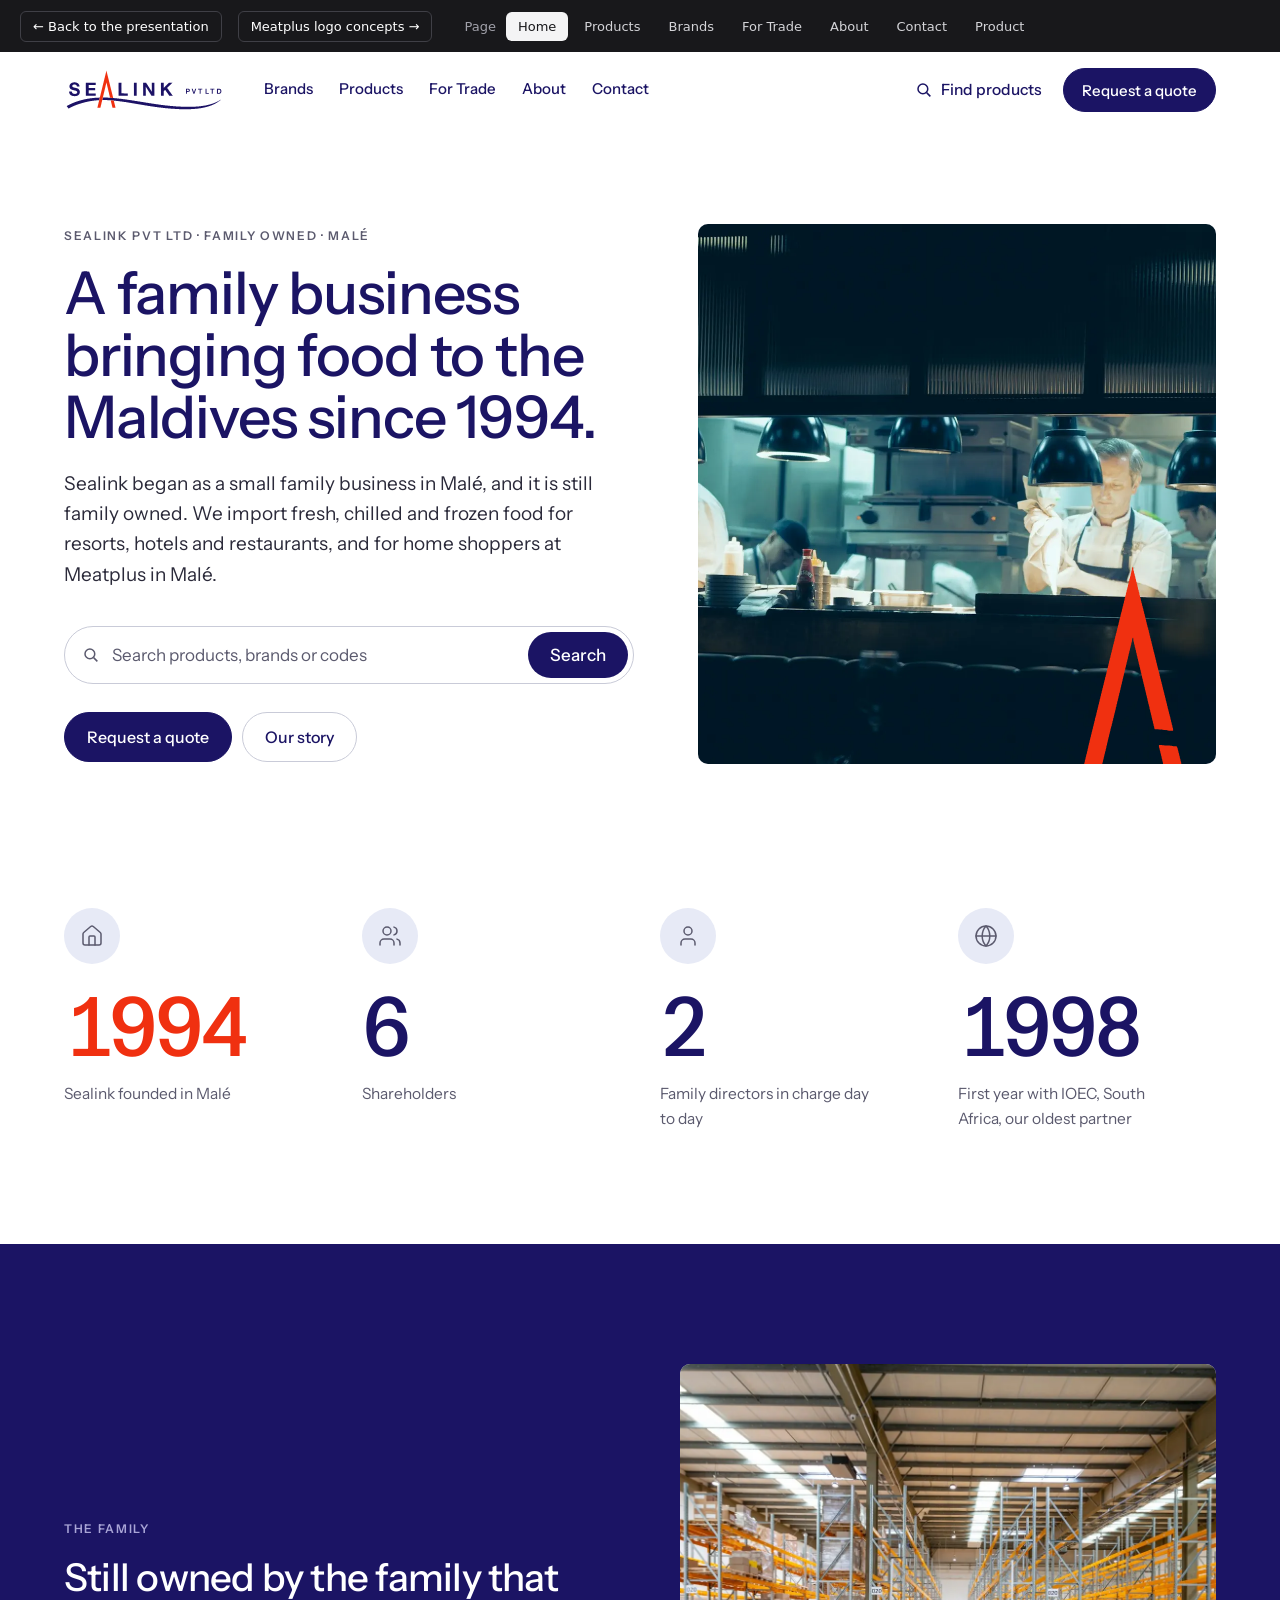
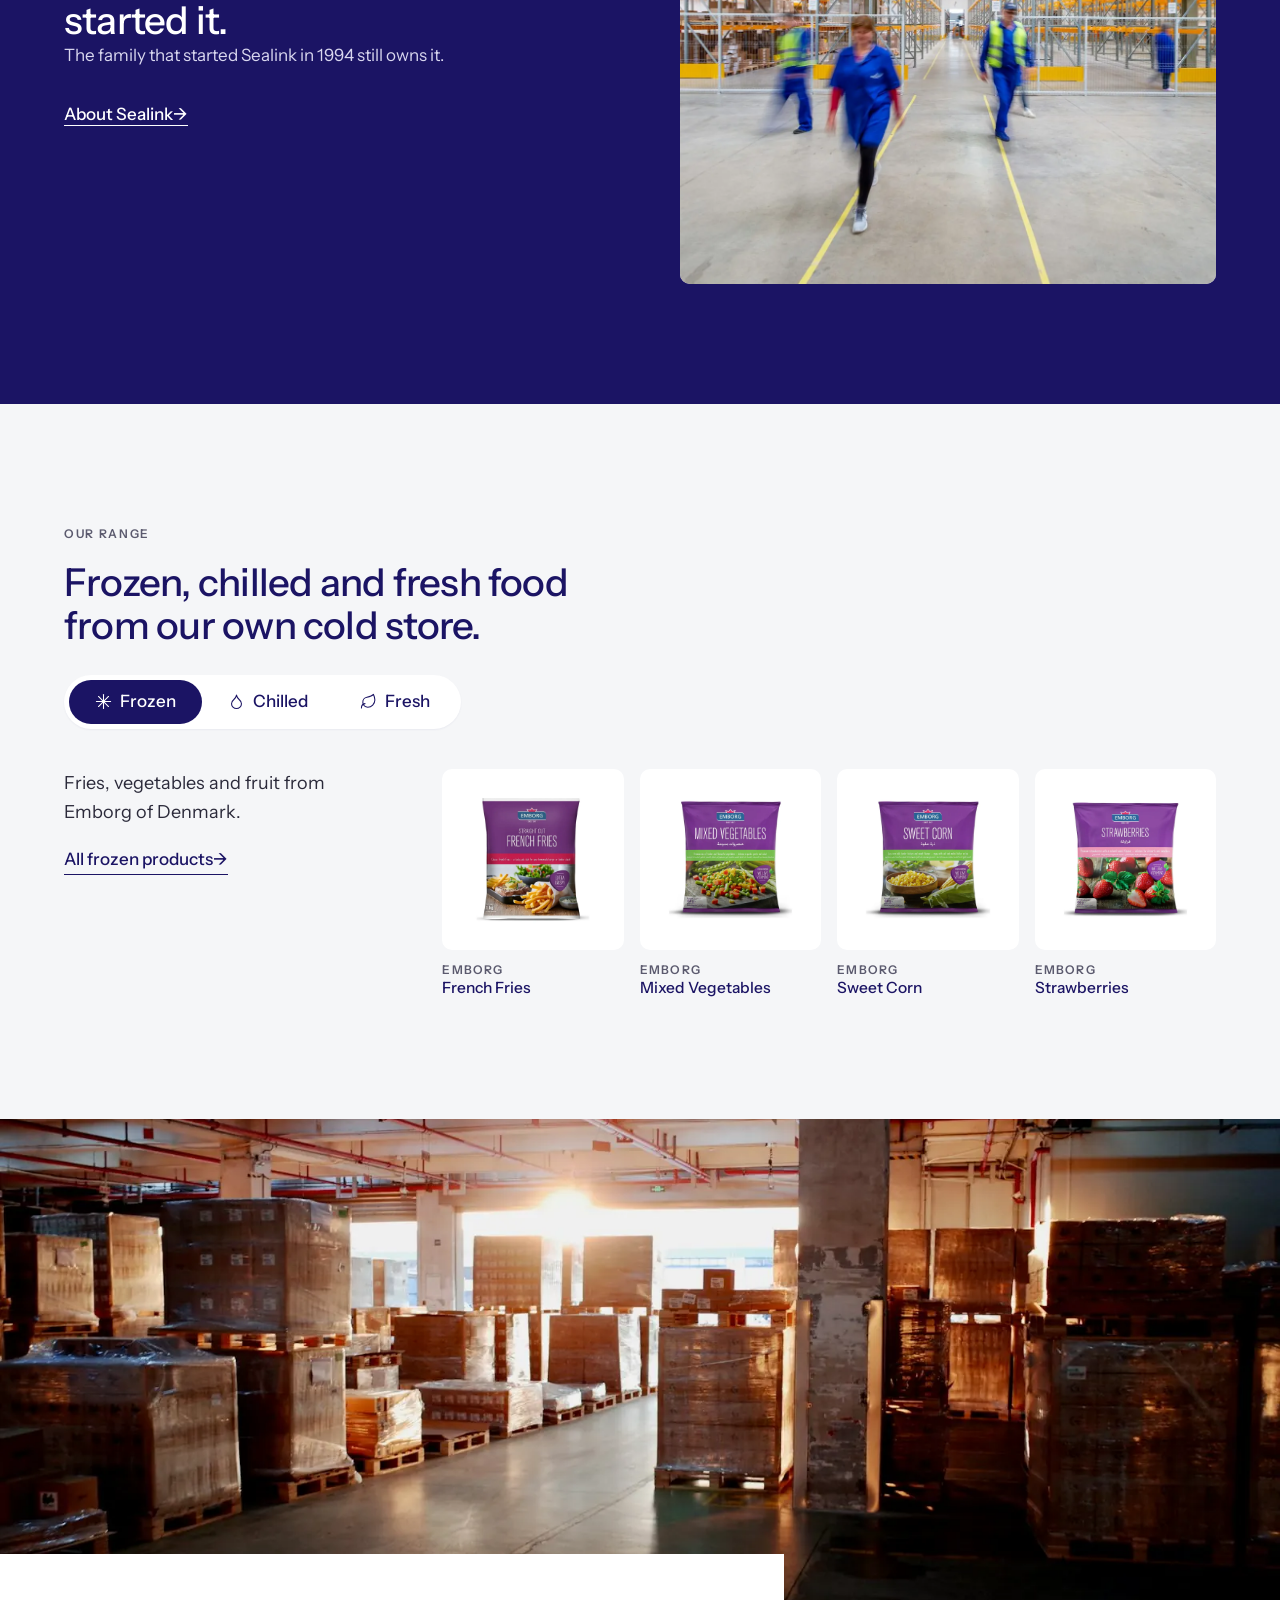
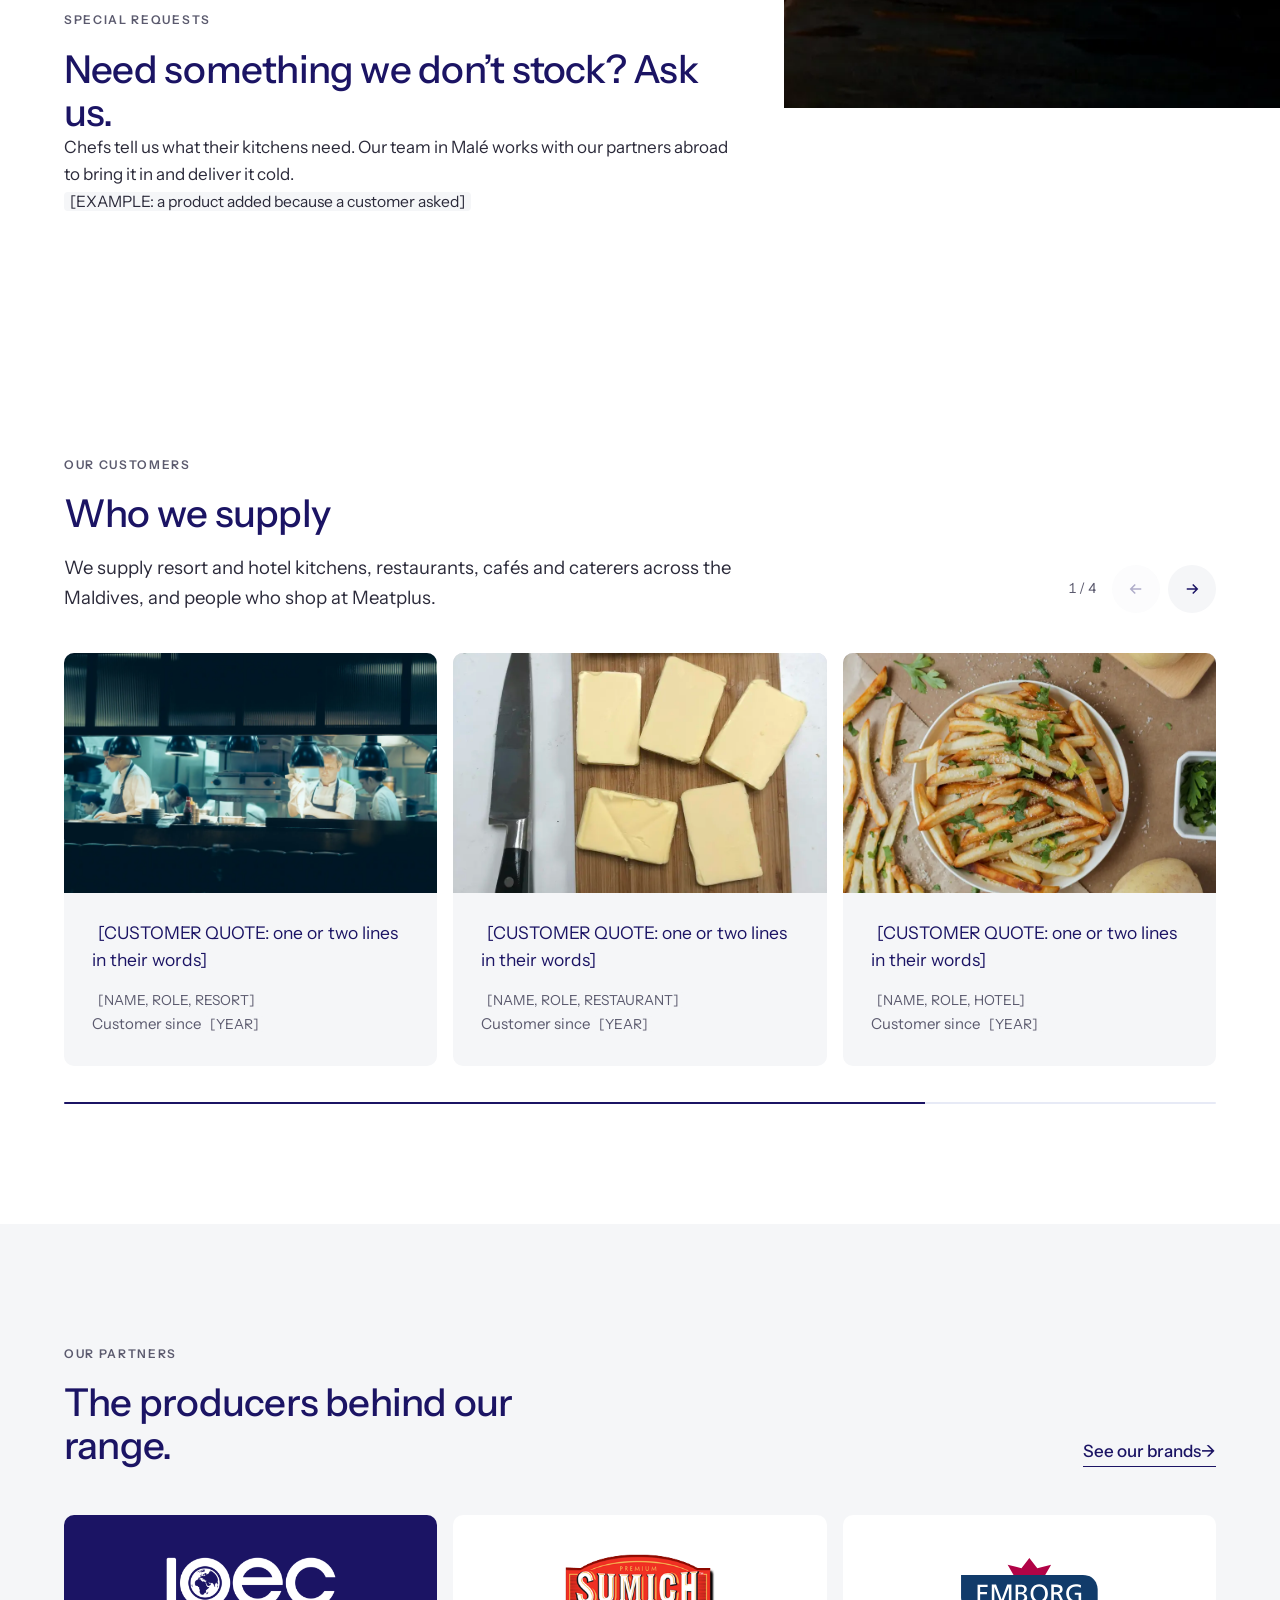
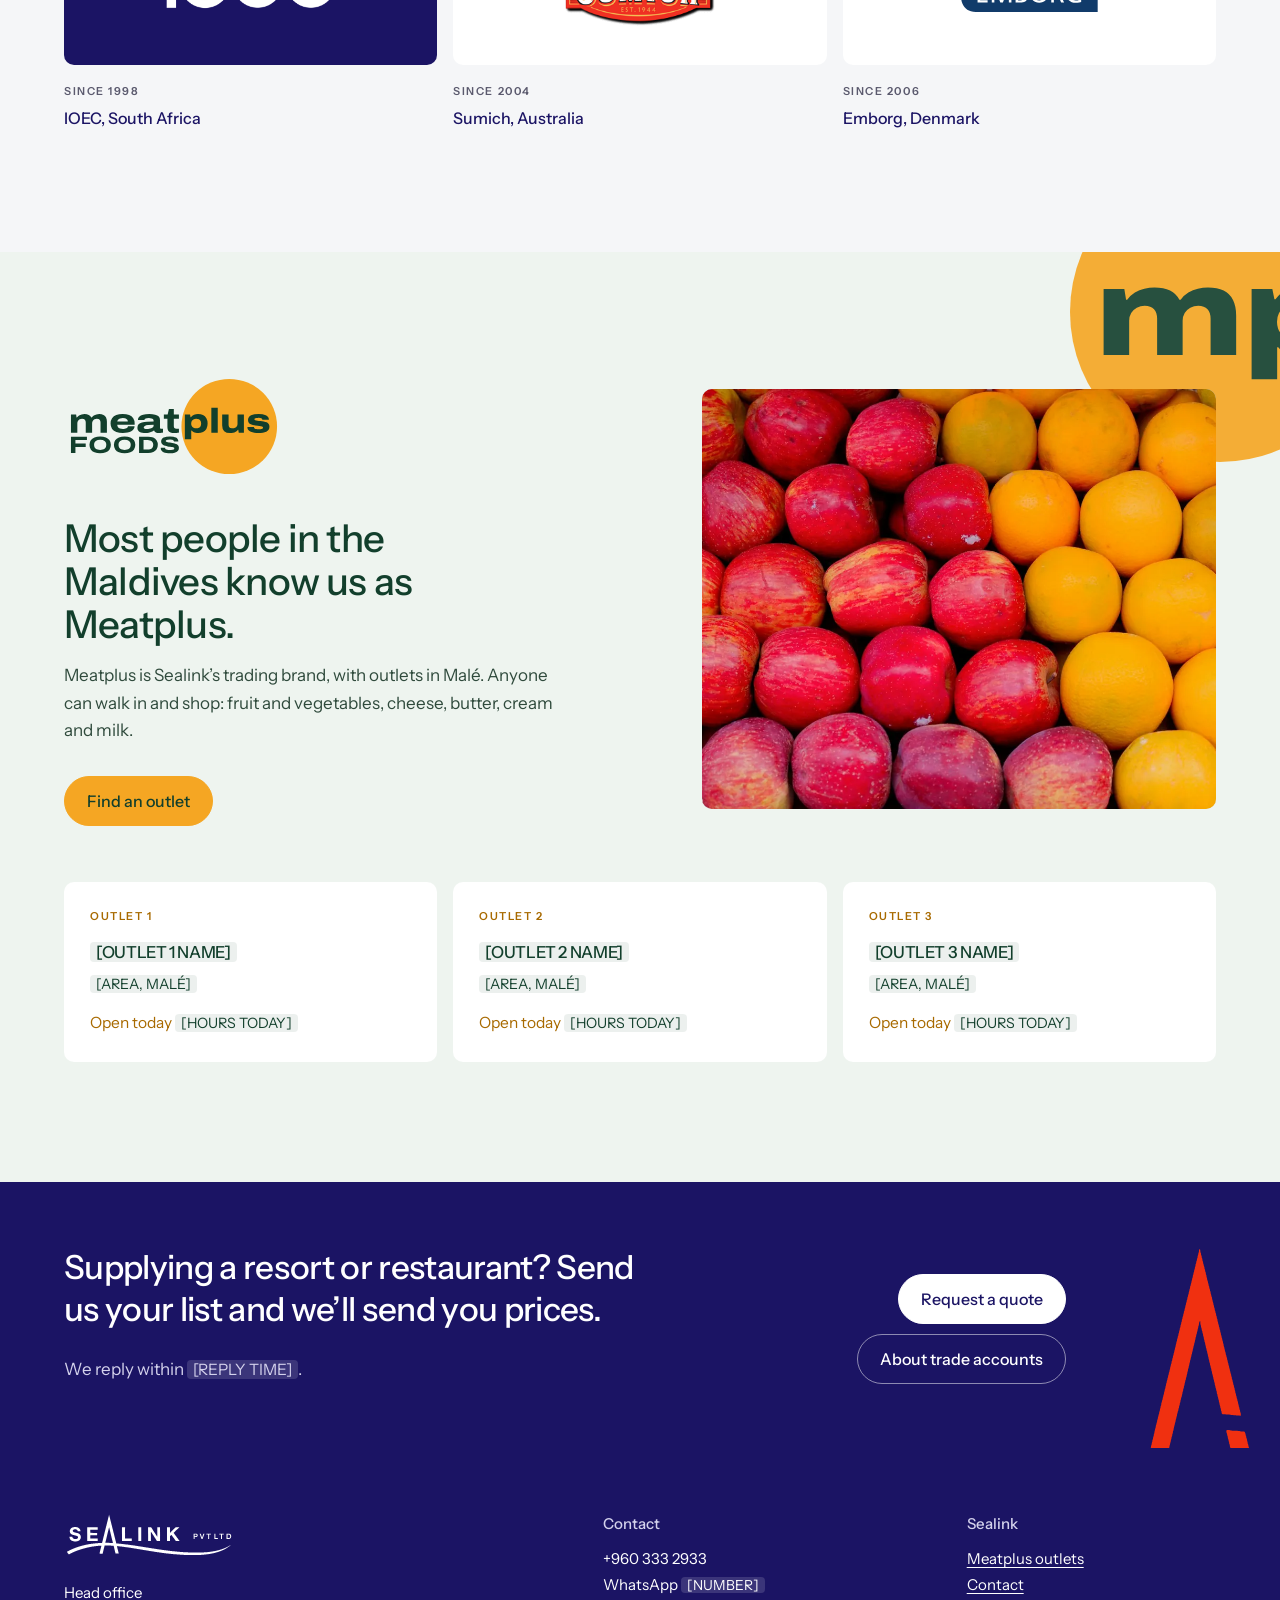
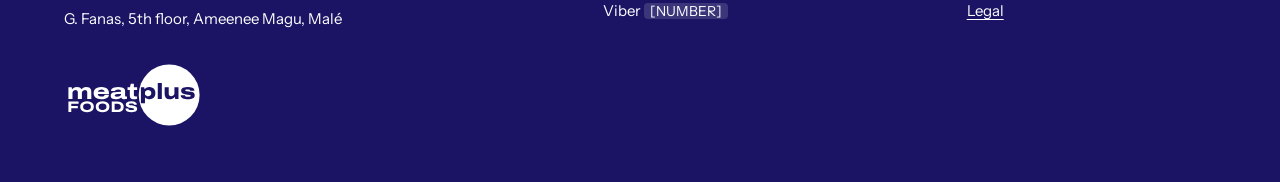
<file: concepts/index.html>
<!doctype html>
<html lang="en">
<head>
<meta charset="utf-8"><meta name="viewport" content="width=device-width,initial-scale=1">
<title>Sealink · Website concepts</title>
<meta name="robots" content="noindex,nofollow">
<link rel="preconnect" href="https://fonts.googleapis.com"><link rel="preconnect" href="https://fonts.gstatic.com" crossorigin>
<link rel="stylesheet" href="https://fonts.googleapis.com/css2?family=Red+Hat+Display:wght@500;700;900&family=Red+Hat+Text:wght@400;500;700&family=IBM+Plex+Sans:wght@400;500;600&family=IBM+Plex+Mono:wght@400;500&family=Instrument+Sans:wght@400;500;600&display=swap">
<style>
/* ============ Base (shared, no visual style) ============ */
*{box-sizing:border-box}
html,body{margin:0}
body{background:#fff;-webkit-font-smoothing:antialiased;overflow-x:hidden}
h1,h2,h3,p,ul,figure{margin:0;padding:0}
ul{list-style:none}
img{display:block;max-width:100%}
a{color:inherit}
button{font:inherit;color:inherit;background:none;border:0;padding:0;cursor:pointer}
.w{max-width:calc(1240px + 2*var(--pad));margin:0 auto;padding-inline:var(--pad)}
:root{--pad:clamp(20px,5vw,100px)}
.mk,.crop,.sweep,.ta{display:none}
.vh{position:absolute;width:1px;height:1px;overflow:hidden;clip:rect(0 0 0 0)}
.ico{width:18px;height:18px;flex:none}

/* ============ Switcher bar (presentation chrome, not part of the site) ============ */
#bar{position:sticky;top:0;z-index:50;display:flex;align-items:center;gap:28px;height:52px;padding:0 20px;background:#18181B;color:#E4E4E7;font:500 13px/1 system-ui,-apple-system,sans-serif}
#bar .grp{display:flex;gap:4px;align-items:center}
#bar .lbl{color:#A1A1AA;margin-right:6px}
#bar a{text-decoration:none;padding:8px 12px;border-radius:6px;color:#D4D4D8}
#bar a:hover{background:#27272A}
#bar a[aria-current="true"]{background:#F4F4F5;color:#18181B}
#bar .note{margin-left:auto;color:#A1A1AA}
#bar a.back{color:#fff;margin-right:12px;border:1px solid #3F3F46}
body.bare #bar{display:none}
#bar a{white-space:nowrap}
@media (max-width:1500px){#bar{height:auto;min-height:52px;flex-wrap:wrap;gap:6px 20px;padding-block:6px}#bar .note{display:none}}
@media (max-width:900px){#bar{height:auto;flex-wrap:wrap;gap:6px 12px;padding:8px 10px}#bar .note{display:none}#bar a{padding:7px 8px}}
@media (max-width:600px){#bar .lbl{display:none}#bar .grp{width:100%;overflow-x:auto;scrollbar-width:none}#bar a{white-space:nowrap}#bar a.back{margin-right:4px}}

/* ============ Shared structure ============ */
.hd .w{display:flex;align-items:center}
.hd .logo img{display:block}
.hd nav{display:flex}
.hd nav a{text-decoration:none}
.hd .side{margin-left:auto;display:flex;align-items:center}
.hd .side a{text-decoration:none;display:inline-flex;align-items:center;gap:8px}
.hd .menu{display:none}
.btn{display:inline-flex;align-items:center;justify-content:center;gap:10px;text-decoration:none;white-space:nowrap;cursor:pointer}
.search{display:flex;align-items:center}
.search .q{flex:1;display:flex;overflow:hidden;align-items:center;gap:12px;min-width:0}
.search .q span{white-space:nowrap;overflow:hidden;text-overflow:ellipsis}
.ft .cols{display:grid}
.ft a{text-decoration:none}
.card .img{display:flex;align-items:center;justify-content:center;overflow:hidden}
.card .img img{object-fit:contain}
.card .nph{display:flex;flex-direction:column;justify-content:space-between;width:100%;height:100%}
.card .add{width:100%}
.grid{display:grid}
.qbar{position:sticky;bottom:0;z-index:5}
.qbar .w{display:flex;align-items:center;gap:20px}
.qbar .w>:last-child{margin-left:auto}
.fbtn{display:none}
.outlet .w{display:flex;align-items:center;flex-wrap:wrap}
.outlet img{height:34px;width:auto}

/* =====================================================================
   3 · NAVY AND PAPER   [data-v="paper"]   white page, Sealink navy, grey bands, quiet corporate
   ===================================================================== */
[data-v="paper"]{--n:#1B1464;--ink2:#2B2A3A;--soft:#5B5A6E;--line:#E3E4EA;--band:#F5F6F8;--tint:#E7EAF6;--f:'Instrument Sans',system-ui,sans-serif;
  font-family:var(--f);color:var(--ink2);font-size:17px;line-height:1.6;background:#fff}
[data-v="paper"] h1,[data-v="paper"] h2,[data-v="paper"] h3{color:var(--n);font-weight:500;letter-spacing:-.02em}
[data-v="paper"] .x{background:var(--band);border:1px solid var(--line);padding:0 6px;border-radius:3px;font-size:.92em;white-space:nowrap}
[data-v="paper"] .btn{height:50px;padding:0 22px;border-radius:4px;font:500 16px/1 var(--f);background:var(--n);color:#fff;border:1px solid var(--n)}
[data-v="paper"] .btn.s{background:#fff;color:var(--n);border-color:#C9CBD8}
[data-v="paper"] .lnk{font-weight:500;color:var(--n);text-underline-offset:4px}
[data-v="paper"] .hd{border-bottom:1px solid var(--line)}
[data-v="paper"] .hd .w{height:84px;gap:48px}
[data-v="paper"] .hd .logo img{width:160px}
[data-v="paper"] .hd nav{gap:30px;font-size:15.5px;font-weight:500;color:var(--n)}
[data-v="paper"] .hd nav a[aria-current]{color:var(--n);box-shadow:inset 0 -2px 0 var(--n);padding-block:30px;margin-block:-30px}
[data-v="paper"] .hd .side{gap:22px;font-size:15.5px;font-weight:500;color:var(--n)}
[data-v="paper"] .hd .side .btn{height:44px;padding:0 18px;font-size:15px}
[data-v="paper"] .hd .menu{height:44px;padding:0 14px;border:1px solid #C9CBD8;border-radius:4px;font-weight:500;color:var(--n)}
[data-v="paper"] .search{height:58px;border:1px solid #C9CBD8;border-radius:4px;background:#fff;padding:4px}
[data-v="paper"] .search .q{padding:0 12px;color:var(--soft)}
[data-v="paper"] .search .go{height:100%;padding:0 22px;border-radius:3px;background:var(--n);color:#fff;font-weight:500}
[data-v="paper"] .stg{display:inline-flex;align-items:center;height:44px;padding:0 18px;border:1px solid #C9CBD8;border-radius:22px;text-decoration:none;color:var(--n);font-weight:500;font-size:15.5px;background:#fff}
[data-v="paper"] .stg.on{background:var(--n);border-color:var(--n);color:#fff}
[data-v="paper"] .ph{background:var(--band);border:1px solid var(--line);border-radius:4px;display:flex;align-items:flex-end;padding:14px 16px;font-size:14px;color:var(--soft)}
[data-v="paper"] .hero .w{display:grid;grid-template-columns:1.1fr 1fr;gap:64px;align-items:center;padding-block:80px 88px}
[data-v="paper"] .hero h1{font-size:clamp(40px,4.4vw,62px);line-height:1.05;max-width:15ch}
[data-v="paper"] .hero .who{font-size:19px;margin-top:20px;color:var(--ink2)}
[data-v="paper"] .hero .search{margin-top:36px}
[data-v="paper"] .hero .short{display:flex;gap:8px;margin-top:14px;align-items:center}
[data-v="paper"] .hero .short .lb{font-size:15px;color:var(--soft);margin-right:6px}
[data-v="paper"] .hero .acts{display:flex;gap:10px;margin-top:32px}
[data-v="paper"] .hero .ph{height:480px}
[data-v="paper"] section.blk{padding-top:96px}
[data-v="paper"] .sh{margin-bottom:28px}
[data-v="paper"] .sh h2{font-size:clamp(28px,2.8vw,40px);line-height:1.15}
/* why: grey band, two columns */
[data-v="paper"] .why{background:var(--band);padding-block:88px;margin-top:0}
[data-v="paper"] section.why.blk{padding-top:88px}
[data-v="paper"] .why .w{display:grid;grid-template-columns:1fr 2fr;gap:64px}
[data-v="paper"] .why .sh{margin:0}
[data-v="paper"] .why .more{display:inline-block;margin-top:20px}
[data-v="paper"] .why .rows{border-top:1px solid #D5D7E0}
[data-v="paper"] .why .row{display:grid;grid-template-columns:1.3fr 1fr 1.6fr;gap:20px;align-items:baseline;padding:18px 0;border-bottom:1px solid #D5D7E0}
[data-v="paper"] .why .row h3{font-size:20px}
[data-v="paper"] .why .row .r{color:var(--soft)}
/* categories */
[data-v="paper"] .cats{display:grid;grid-template-columns:repeat(4,1fr);gap:12px}
[data-v="paper"] .cat{display:flex;align-items:center;justify-content:space-between;height:76px;padding:0 20px;border:1px solid var(--line);border-radius:4px;text-decoration:none;color:var(--n);font-weight:500;font-size:17px}
[data-v="paper"] .cat::after{content:"";width:8px;height:8px;border-top:1.5px solid var(--n);border-right:1.5px solid var(--n);transform:rotate(45deg)}
[data-v="paper"] .cat:hover{background:var(--band)}
/* trade */
[data-v="paper"] .trade{margin-top:96px;background:var(--n);color:#fff}
[data-v="paper"] .trade .w{display:grid;grid-template-columns:1.5fr 1fr;gap:12px 48px;align-items:center;padding-block:64px}
[data-v="paper"] .trade h2{color:#fff;font-size:clamp(26px,2.6vw,36px);line-height:1.25}
[data-v="paper"] .trade .rt{margin-top:12px;color:#D4D2EC}
[data-v="paper"] .trade .x{background:rgba(255,255,255,.14);border-color:rgba(255,255,255,.2)}
[data-v="paper"] .trade .acts{grid-column:2;grid-row:1/3;display:flex;gap:10px;justify-content:flex-end;flex-wrap:wrap}
[data-v="paper"] .trade .btn{background:#fff;color:var(--n);border-color:#fff}
[data-v="paper"] .trade .btn.s{background:transparent;color:#fff;border-color:rgba(255,255,255,.5)}
[data-v="paper"] .outlet{border-bottom:1px solid var(--line)}
[data-v="paper"] .outlet .w{gap:18px;min-height:72px;padding-block:12px;font-size:16px}
[data-v="paper"] .outlet .lnk{margin-left:auto}
/* home: Meatplus line in the hero, Meatplus section; products: intro line and Meatplus row */
[data-v="paper"] .hero+section.blk{padding-top:24px}
[data-v="paper"] section.why.after{margin-top:96px}
[data-v="paper"] .why.after+.trade{margin-top:0}
[data-v="paper"] .hero .mpline{margin-top:22px;font-size:16px;color:var(--ink2)}
[data-v="paper"] .mps{padding-block:88px;border-bottom:1px solid var(--line)}
[data-v="paper"] .mps>.w{display:grid;grid-template-columns:1fr 1.6fr;gap:64px;align-items:start}
[data-v="paper"] .mps .mplogo{width:150px;height:auto;margin-bottom:24px}
[data-v="paper"] .mps h2{font-size:clamp(28px,2.8vw,40px);line-height:1.15}
[data-v="paper"] .mps .txt p{margin-top:14px;color:var(--ink2);max-width:46ch}
[data-v="paper"] .mps .txt .lnk{display:inline-block;margin-top:22px}
[data-v="paper"] .mps .ol{display:grid;grid-template-columns:repeat(3,1fr);gap:16px}
[data-v="paper"] .mps .o{display:flex;flex-direction:column;gap:8px;border:1px solid var(--line);border-radius:4px;padding:20px;text-decoration:none;color:var(--ink2);font-size:15.5px}
[data-v="paper"] .mps .o h3{font-size:19px;margin-bottom:4px}
[data-v="paper"] .mps .o .go{margin-top:auto;padding-top:10px;font-weight:500;color:var(--n);text-decoration:underline;text-underline-offset:4px}
[data-v="paper"] .mps .o:hover{background:var(--band)}
[data-v="paper"] .ptop .pintro{margin-top:16px;font-size:17px;color:var(--ink2);max-width:44ch}
[data-v="paper"] .mprow{border-bottom:1px solid var(--line)}
[data-v="paper"] .mprow .w{display:flex;align-items:center;gap:16px;padding-block:12px;font-size:16px}
[data-v="paper"] .mprow img{width:66px;height:auto;flex:none}
[data-v="paper"] .mprow .lnk{margin-left:auto;white-space:nowrap}
[data-v="paper"] .ft{background:var(--n);color:#fff;padding:64px 0 52px}
[data-v="paper"] .ft .cols{grid-template-columns:2fr 1.3fr 1fr;gap:40px}
[data-v="paper"] .ft img{width:170px}
[data-v="paper"] .ft p,[data-v="paper"] .ft li{font-size:15px;line-height:26px}
[data-v="paper"] .ft h4{margin:0 0 10px;font-weight:500;font-size:15px;color:#D4D2EC}
[data-v="paper"] .ft .x{background:rgba(255,255,255,.14);border-color:rgba(255,255,255,.2)}
[data-v="paper"] .ft a{text-decoration:underline;text-underline-offset:3px}
/* products */
[data-v="paper"] .ptop{background:var(--band);border-bottom:1px solid var(--line)}
[data-v="paper"] .ptop .w{display:grid;grid-template-columns:1fr 1.3fr;gap:40px;align-items:end;padding-block:52px 36px}
[data-v="paper"] .ptop h1{font-size:48px;line-height:1}
[data-v="paper"] .stabs .w{display:flex;gap:8px;padding-block:22px;border-bottom:1px solid var(--line)}
[data-v="paper"] .pbody{display:grid;grid-template-columns:230px 1fr;gap:48px;padding-block:32px 64px}
[data-v="paper"] .filters h3{font-size:16px;margin:0 0 8px}
[data-v="paper"] .filters h3:not(:first-child){margin-top:26px;padding-top:22px;border-top:1px solid var(--line)}
[data-v="paper"] .filters label{display:flex;align-items:center;gap:10px;min-height:36px;font-size:15.5px}
[data-v="paper"] .filters input{width:17px;height:17px;accent-color:var(--n);margin:0}
[data-v="paper"] .rbar{display:flex;justify-content:space-between;align-items:center;margin-bottom:18px;font-size:15.5px}
[data-v="paper"] .rbar b{font-weight:500;color:var(--n)}
[data-v="paper"] .rbar .sort{color:var(--soft)}
[data-v="paper"] .grid{grid-template-columns:repeat(3,1fr);gap:20px}
[data-v="paper"] .card{border:1px solid var(--line);border-radius:4px;overflow:hidden;display:flex;flex-direction:column}
[data-v="paper"] .card .img{height:220px;background:#fff;border-bottom:1px solid var(--line);padding:18px}
[data-v="paper"] .card .img img{max-height:184px}
[data-v="paper"] .card .nph{background:var(--band);margin:-18px;width:calc(100% + 36px);height:calc(100% + 36px);padding:16px 18px}
[data-v="paper"] .card .nph b{font-size:26px;font-weight:500;color:var(--n);letter-spacing:-.02em}
[data-v="paper"] .card .nph span{font-size:14px;color:var(--soft)}
[data-v="paper"] .card .meta{padding:16px 18px 0;flex:1}
[data-v="paper"] .card h3{font-size:17px;line-height:1.3;letter-spacing:-.005em}
[data-v="paper"] .card .br{font-size:14px;color:var(--soft);margin-bottom:2px}
[data-v="paper"] .card .chips{display:flex;gap:6px;flex-wrap:wrap;margin-top:12px}
[data-v="paper"] .card .pk,[data-v="paper"] .card .st{font-size:13px;padding:3px 9px;border-radius:3px;background:var(--band);color:var(--ink2)}
[data-v="paper"] .card .st{background:var(--tint);color:var(--n);font-weight:500}
[data-v="paper"] .card .add{margin:16px 18px 18px;width:auto;height:44px;border:1px solid #C9CBD8;border-radius:4px;color:var(--n);font-weight:500}
[data-v="paper"] .card .add.in{background:var(--n);border-color:var(--n);color:#fff}
[data-v="paper"] .nores{margin-top:32px;padding:24px;border:1px dashed #C9CBD8;border-radius:4px}
[data-v="paper"] .nores .tag{display:block;font-size:13px;color:var(--soft)}
[data-v="paper"] .nores p{font-size:18px;color:var(--n);margin-top:4px}
[data-v="paper"] .qbar{background:#fff;border-top:1px solid var(--line);box-shadow:0 -6px 18px rgba(27,20,100,.06)}
[data-v="paper"] .qbar .w{height:72px;font-weight:500;color:var(--n)}
[data-v="paper"] .qbar .n{color:var(--soft);font-weight:400}
/* brands */
[data-v="paper"] .btop{background:var(--band);border-bottom:1px solid var(--line)}
[data-v="paper"] .btop .w{padding-block:64px 56px}
[data-v="paper"] .btop h1{font-size:52px;line-height:1}
[data-v="paper"] .btop p{font-size:20px;margin-top:16px;max-width:48ch}
[data-v="paper"] .origins .w{padding-block:40px;border-bottom:1px solid var(--line)}
[data-v="paper"] .origins p{font-size:19px;color:var(--n)}
[data-v="paper"] .others .w{padding-block:56px 72px}
[data-v="paper"] .others h2{font-size:30px;margin-bottom:12px}
@media (max-width:900px){
  [data-v="paper"] .hd .w{height:66px;gap:12px}[data-v="paper"] .hd .logo img{width:124px}
  [data-v="paper"] .hero .w,[data-v="paper"] .why .w,[data-v="paper"] .trade .w,[data-v="paper"] .ptop .w{grid-template-columns:1fr;gap:28px}
  [data-v="paper"] .hero .w{padding-block:40px 52px}
  [data-v="paper"] .hero .ph{height:220px}
  [data-v="paper"] .hero .short .lb{display:none}
  [data-v="paper"] .short .stg{flex:1;justify-content:center}
  [data-v="paper"] .why{padding-block:56px}[data-v="paper"] section.why.blk{padding-top:56px}
  [data-v="paper"] .why .row{grid-template-columns:1fr;gap:2px}
  [data-v="paper"] .cats{grid-template-columns:1fr 1fr;gap:8px}[data-v="paper"] .cat{height:64px;font-size:16px;padding:0 14px}
  [data-v="paper"] .trade{margin-top:64px}[data-v="paper"] .trade .acts{grid-column:1;grid-row:auto;justify-content:flex-start}
  [data-v="paper"] .outlet .lnk{margin-left:0}
  [data-v="paper"] section.why.after{margin-top:64px}
  [data-v="paper"] .mps{padding-block:56px}[data-v="paper"] .mps>.w{grid-template-columns:1fr;gap:28px}[data-v="paper"] .mps .mplogo{width:120px;margin-bottom:18px}
  [data-v="paper"] .mps .ol{grid-template-columns:1fr;gap:10px}
  [data-v="paper"] .ptop .pintro{font-size:16px;margin-top:12px}
  [data-v="paper"] .mprow .w{display:grid;grid-template-columns:54px 1fr;gap:4px 14px;align-items:start;padding-block:14px;font-size:15px}[data-v="paper"] .mprow img{width:54px;grid-row:1/3}[data-v="paper"] .mprow .lnk{margin-left:0;justify-self:start}
  [data-v="paper"] .ft .cols{grid-template-columns:1fr;gap:28px}
  [data-v="paper"] .stabs .w{overflow-x:auto}
  [data-v="paper"] .pbody{grid-template-columns:1fr;gap:16px;padding-top:20px}
  [data-v="paper"] .grid{grid-template-columns:1fr 1fr;gap:12px}
  [data-v="paper"] .card .img{height:150px;padding:10px}[data-v="paper"] .card .img img{max-height:128px}
  [data-v="paper"] .card .nph{margin:-10px;width:calc(100% + 20px);height:calc(100% + 20px);padding:10px}[data-v="paper"] .card .nph b{font-size:20px}
  [data-v="paper"] .card .meta{padding:12px 12px 0}[data-v="paper"] .card .add{margin:12px}
  [data-v="paper"] .fbtn{display:inline-flex;height:44px;padding:0 16px;border:1px solid #C9CBD8;border-radius:4px;align-items:center;font-weight:500;color:var(--n)}
}

/* ruled rows: keep the rule to the content width, not the padded box */
[data-v="paper"] .stabs .w,[data-v="paper"] .origins .w{padding-inline:0;width:calc(100% - 2*var(--pad));max-width:1240px}

/* sample photos fill the [PHOTO] slots */
.ph.pic{position:relative;overflow:hidden;padding:0!important;border:0!important;background:#D9D7E6}
.ph.pic img,.card .nph.pic img{position:absolute;inset:0;width:100%!important;height:100%!important;max-width:none!important;max-height:none!important;object-fit:cover!important;display:block}
.card .nph.pic{position:relative;overflow:hidden;padding:0!important}

/* products without a pack shot: plain white panel, same frame as the pack shots */
.card .nph{background:#fff!important;color:var(--n,#1C1266)}
.card .nph span{color:#6B6F80}

/* ============ Shared mobile ============ */
@media (max-width:900px){
  .hero .w,.ptop .w,.trade .w{grid-template-columns:minmax(0,1fr)!important}
  .hero .w>*,.short .stg,.seg .stg{min-width:0}
  .short .stg{padding-inline:6px!important}
  .hd nav,.hd .side .hm{display:none}
  .hd .menu{display:inline-flex;align-items:center}
  .hd .side{gap:10px!important}
  .hd .side .btn{height:40px!important;padding:0 12px!important;font-size:14px!important}
  .filters{display:none}
  .rbar{flex-wrap:wrap;gap:10px}
  .outlet .w{gap:10px 14px!important}
  .qbar .w{gap:12px!important}
  .qbar .hm{display:none}
}

/* =====================================================================
   4 · FINAL   [data-v="final"]   Navy and paper, plus the cut Apex A
   The page renders inside an inner [data-v="paper"] wrapper, so every paper
   rule applies as is. This block only adds the A and styles the new pages.
   ===================================================================== */
[data-v="final"]{--r:#F03010}
[data-v="final"] .A{display:block;aspect-ratio:163/331;background:var(--c,var(--r));-webkit-mask:url(assets/apex.svg) center/contain no-repeat;mask:url(assets/apex.svg) center/contain no-repeat}
[data-v="final"] .x{white-space:normal}
/* section marks */
[data-v="final"] .sh{display:flex;align-items:center;gap:14px}
[data-v="final"] .sh .mk{display:block;width:14px;flex:none;align-self:center}
/* storage tags */
[data-v="final"] .stg{gap:9px}
[data-v="final"] .stg .ta{display:block;width:8px;flex:none}
[data-v="final"] .card .st,[data-v="final"] .tag-st{display:inline-flex;align-items:center;gap:6px}
[data-v="final"] .card .st::before,[data-v="final"] .tag-st::before{content:"";width:6px;flex:none;aspect-ratio:163/331;background:var(--r);-webkit-mask:url(assets/apex.svg) center/contain no-repeat;mask:url(assets/apex.svg) center/contain no-repeat}
[data-v="final"] .card .img,[data-v="final"] .card h3{cursor:pointer}
[data-v="final"] .card h3:hover{text-decoration:underline;text-underline-offset:3px}
/* image crops: the A rises from the bottom edge and is cut off by the frame */
[data-v="final"] .trade,[data-v="final"] .ptop,[data-v="final"] .btop,[data-v="final"] .fband{position:relative;overflow:hidden}
[data-v="final"] .trade .w,[data-v="final"] .ptop .w,[data-v="final"] .btop .w{position:relative}
[data-v="final"] .crop{display:block;position:absolute;pointer-events:none}
[data-v="final"] .trade .crop{right:max(24px,calc(50% - 620px));bottom:-28px;width:112px}
[data-v="final"] .trade .w{padding-right:calc(var(--pad) + 150px)}
[data-v="final"] .ptop .crop{right:max(12px,calc(50% - 720px + 22px));bottom:-12px;width:56px}
[data-v="final"] .btop .crop{right:max(4%,calc(50% - 620px));bottom:-22px;width:104px}
[data-v="final"] .ph.pic::after{content:"";position:absolute;right:28px;bottom:-26px;width:110px;aspect-ratio:163/331;background:var(--r);-webkit-mask:url(assets/apex.svg) center/contain no-repeat;mask:url(assets/apex.svg) center/contain no-repeat;pointer-events:none}
[data-v="final"] .ph.pic.nocrop::after{display:none}

/* new pages: shared parts */
[data-v="final"] .btop .kick{display:flex;align-items:center;gap:10px;font-size:15px;font-weight:500;color:var(--soft);margin-bottom:14px}
[data-v="final"] .btop .kick img{height:40px;width:auto}
[data-v="final"] .crumbs{font-size:14.5px;color:var(--soft);padding-block:20px 0}
[data-v="final"] .crumbs a{color:var(--n);text-underline-offset:3px}
[data-v="final"] .sec{padding-block:80px 0}
[data-v="final"] .sec.last{padding-bottom:96px}
[data-v="final"] .lede{font-size:18px;color:var(--ink2);max-width:60ch;margin-bottom:28px}
[data-v="final"] .split{display:grid;grid-template-columns:1fr 1fr;gap:56px;align-items:start}
[data-v="final"] .split .ph{min-height:380px}
[data-v="final"] .facts{border-top:1px solid var(--line)}
[data-v="final"] .facts>div{display:grid;grid-template-columns:200px minmax(0,1fr);gap:20px;padding:15px 0;border-bottom:1px solid var(--line);font-size:16px}
[data-v="final"] .facts dt{font-weight:500;color:var(--n)}
[data-v="final"] .facts dd{margin:0;color:var(--ink2)}
[data-v="final"] .facts a{color:var(--n);text-underline-offset:3px}
[data-v="final"] .acts{display:flex;gap:10px;flex-wrap:wrap;margin-top:28px}
[data-v="final"] .fband{background:var(--band);border-top:1px solid var(--line);border-bottom:1px solid var(--line);margin-top:96px}
[data-v="final"] .fband>.w{display:grid;grid-template-columns:1fr 1.5fr;gap:64px;padding-block:72px}
[data-v="final"] .fband h2{font-size:clamp(28px,2.8vw,40px);line-height:1.15}
[data-v="final"] .fband .side p{margin-top:14px;color:var(--ink2)}
[data-v="final"] .fband .side .alt{margin-top:24px;padding-top:20px;border-top:1px solid #D5D7E0;font-size:15.5px}
/* forms */
[data-v="final"] .fform{display:grid;grid-template-columns:1fr 1fr;gap:18px 20px;background:#fff;border:1px solid var(--line);border-radius:4px;padding:28px}
[data-v="final"] .fform label{display:flex;flex-direction:column;gap:7px;font-size:15px;font-weight:500;color:var(--n);min-width:0}
[data-v="final"] .fform .full{grid-column:1/-1}
[data-v="final"] .fform input,[data-v="final"] .fform select,[data-v="final"] .fform textarea{font:400 16px/1.4 var(--f);color:var(--ink2);height:48px;padding:0 14px;border:1px solid #C9CBD8;border-radius:4px;background:#fff;width:100%;min-width:0}
[data-v="final"] .fform textarea{height:auto;min-height:150px;padding:12px 14px;resize:vertical}
[data-v="final"] .fform .opt{font-weight:400;color:var(--soft)}
[data-v="final"] .fform .send{display:flex;align-items:center;gap:16px;flex-wrap:wrap}
[data-v="final"] .fform .send p{font-size:14.5px;color:var(--soft)}
/* For Trade: steps */
[data-v="final"] .steps,[data-v="final"] .tl{list-style:none;padding:0;margin:0}
[data-v="final"] .steps{display:grid;grid-template-columns:repeat(4,1fr);gap:20px;counter-reset:st}
[data-v="final"] .steps li{border-top:2px solid var(--n);padding-top:18px;counter-increment:st}
[data-v="final"] .steps li::before{content:counter(st);display:block;font-size:15px;font-weight:600;color:var(--r);margin-bottom:10px}
[data-v="final"] .steps h3{font-size:20px;margin-bottom:8px}
[data-v="final"] .steps p{color:var(--ink2);font-size:16px}
/* About: timeline */
[data-v="final"] .tl{border-top:1px solid var(--line)}
[data-v="final"] .tl li{display:grid;grid-template-columns:140px minmax(0,1fr);gap:24px;padding:20px 0;border-bottom:1px solid var(--line);align-items:baseline}
[data-v="final"] .tl b{font-size:28px;font-weight:500;color:var(--n);letter-spacing:-.02em}
[data-v="final"] .tl p{color:var(--ink2);font-size:17px}
[data-v="final"] .tl h3{font-size:19px;margin-bottom:2px}
[data-v="final"] .two{display:grid;grid-template-columns:1fr 1fr;gap:56px}
[data-v="final"] .two h3{font-size:22px;margin-bottom:10px}
[data-v="final"] .two p{color:var(--ink2)}
/* Contact */
[data-v="final"] .map{min-height:420px;position:relative;overflow:hidden;align-items:flex-end}
[data-v="final"] .map .pin{position:absolute;left:50%;top:44%;width:22px;transform:translate(-50%,-100%)}
/* Outlets */
[data-v="final"] .olist{display:grid;grid-template-columns:repeat(2,1fr);gap:20px}
[data-v="final"] .oc{border:1px solid var(--line);border-radius:4px;overflow:hidden;display:flex;flex-direction:column}
[data-v="final"] .oc .ph{height:200px;border:0;border-bottom:1px solid var(--line);border-radius:0}
[data-v="final"] .oc .in{padding:20px 22px 22px;display:flex;flex-direction:column;gap:14px;flex:1}
[data-v="final"] .oc h3{font-size:22px}
[data-v="final"] .oc .facts>div{grid-template-columns:110px minmax(0,1fr);padding:10px 0;font-size:15.5px}
[data-v="final"] .oc .acts{margin-top:auto;padding-top:6px}
[data-v="final"] .oc .btn{height:44px;font-size:15px}
[data-v="final"] .onote{margin-top:18px;font-size:15px;color:var(--soft)}
/* Product detail */
[data-v="final"] .pd{display:grid;grid-template-columns:1fr 1fr;gap:56px;padding-block:28px 0;align-items:start}
[data-v="final"] .pd .shot{position:relative;overflow:hidden;border:1px solid var(--line);border-radius:4px;background:#fff;aspect-ratio:1/1;display:flex;align-items:center;justify-content:center;padding:40px}
[data-v="final"] .pd .shot img{max-height:100%;object-fit:contain}
[data-v="final"] .pd .shot .none{text-align:center;color:var(--soft)}
[data-v="final"] .pd .shot .none b{display:block;font-size:34px;font-weight:500;color:var(--n);letter-spacing:-.02em}
[data-v="final"] .pd .br{font-size:16px;color:var(--soft)}
[data-v="final"] .pd h1{font-size:clamp(30px,3.2vw,44px);line-height:1.1;margin-top:4px}
[data-v="final"] .pd .chips{display:flex;gap:8px;flex-wrap:wrap;margin-top:16px}
[data-v="final"] .pd .chips span{font-size:14px;padding:4px 10px;border-radius:3px;background:var(--band);color:var(--ink2)}
[data-v="final"] .pd .chips .tag-st{background:var(--tint);color:var(--n);font-weight:500}
[data-v="final"] .pd .desc{margin-top:22px;color:var(--ink2)}
[data-v="final"] .pd .facts{margin-top:28px}
[data-v="final"] .pd .facts>div{grid-template-columns:150px minmax(0,1fr)}
[data-v="final"] .pd .pnote{margin-top:14px;font-size:15px;color:var(--soft)}
[data-v="final"] .rel{display:grid;grid-template-columns:repeat(4,minmax(0,1fr));gap:20px}

@media (max-width:900px){
  [data-v="final"] .trade .crop{width:64px;right:16px;bottom:-14px}
  [data-v="final"] .trade .w{padding-right:var(--pad)}
  [data-v="final"] .trade h2{padding-right:56px}
  [data-v="final"] .ptop .crop{display:none}
  [data-v="final"] .btop .crop{width:56px;right:16px;bottom:-12px}
  [data-v="final"] .btop .w{padding-block:44px 40px}
  [data-v="final"] .btop h1{font-size:40px;line-height:1.05}
  [data-v="final"] .btop p{font-size:18px;padding-right:60px}
  [data-v="final"] .ph.pic::after{width:58px;right:18px;bottom:-14px}
  [data-v="final"] .sec{padding-top:56px}
  [data-v="final"] .sec.last{padding-bottom:64px}
  [data-v="final"] .split,[data-v="final"] .two,[data-v="final"] .fband>.w,[data-v="final"] .pd{grid-template-columns:minmax(0,1fr);gap:28px}
  [data-v="final"] .split .ph{min-height:240px}
  [data-v="final"] .facts>div,[data-v="final"] .pd .facts>div{grid-template-columns:minmax(0,1fr);gap:2px}
  [data-v="final"] .fband{margin-top:64px}
  [data-v="final"] .fband>.w{padding-block:52px}
  [data-v="final"] .fform{grid-template-columns:minmax(0,1fr);padding:20px}
  [data-v="final"] .steps{grid-template-columns:minmax(0,1fr);gap:24px}
  [data-v="final"] .tl li{grid-template-columns:72px minmax(0,1fr);gap:14px}
  [data-v="final"] .tl b{font-size:22px}
  [data-v="final"] .map{min-height:260px}
  [data-v="final"] .olist{grid-template-columns:minmax(0,1fr)}
  [data-v="final"] .oc .facts>div{grid-template-columns:96px minmax(0,1fr);gap:12px}
  [data-v="final"] .pd .shot{padding:24px}
  [data-v="final"] .rel{grid-template-columns:1fr 1fr;gap:12px}
}

/* =====================================================================
   5 · POLISH   fewer lines, the A only in big places, calm motion
   ===================================================================== */
[data-v="paper"]{--ease:cubic-bezier(.22,.7,.2,1);--rad:10px}
/* fewer lines: spacing and soft bands instead of rules */
[data-v="paper"] .hd,[data-v="paper"] .ptop,[data-v="paper"] .btop,[data-v="paper"] .outlet,[data-v="paper"] .mprow,[data-v="paper"] .mps,[data-v="paper"] .stabs .w,[data-v="paper"] .origins .w{border:0}
[data-v="paper"] .x{border:0;border-radius:4px}
[data-v="paper"] .filters h3:not(:first-child){border-top:0;padding-top:0}
[data-v="paper"] .card{border:0;border-radius:var(--rad);transition:box-shadow .35s var(--ease),transform .35s var(--ease)}
[data-v="paper"] .card .img{border-bottom:0;border-radius:var(--rad)}
[data-v="paper"] .card .img img{transition:transform .5s var(--ease)}
[data-v="paper"] .card:hover{box-shadow:0 14px 36px rgba(27,20,100,.08)}
[data-v="paper"] .card:hover .img img{transform:scale(1.04)}
[data-v="paper"] .qbar{border-top:0}
[data-v="paper"] .nores{border:0;background:var(--band);border-radius:var(--rad)}
[data-v="paper"] .outlet{background:var(--band)}
[data-v="final"] .facts,[data-v="final"] .facts>div{border:0}
[data-v="final"] .facts>div{padding:10px 0}
[data-v="final"] .facts dt{color:var(--soft);font-weight:500}
[data-v="final"] .fband{border:0}
[data-v="final"] .fband .side .alt{border-top:0;padding-top:0}
[data-v="final"] .fform{border:0;border-radius:var(--rad);box-shadow:0 10px 40px rgba(27,20,100,.06)}
[data-v="final"] .oc{border:0;background:var(--band);border-radius:var(--rad)}
[data-v="final"] .oc .ph{border:0}
[data-v="final"] .pd .shot{border:0;background:var(--band);border-radius:var(--rad)}
[data-v="final"] .steps li{border-top:0;padding-top:0}
[data-v="paper"] .ph{border:0;border-radius:var(--rad)}
[data-v="paper"] .ph.pic{border-radius:var(--rad)}
/* the A: only the hero photo crop and the navy trade band */
[data-v="final"] .sh .mk,[data-v="final"] .stg .ta,[data-v="final"] .ptop .crop,[data-v="final"] .btop .crop{display:none}
[data-v="final"] .card .st::before,[data-v="final"] .tag-st::before{display:none}
[data-v="final"] .ph.pic::after{display:none}
[data-v="final"] .hero .ph.pic::after{display:block}
[data-v="final"] .map .pin{width:16px;height:16px;border-radius:50%;background:var(--r);transform:translate(-50%,-50%)}
/* header: proposal nav */
[data-v="paper"] .hd .w{gap:40px}
[data-v="paper"] .hd nav{gap:26px;font-size:15px}
[data-v="paper"] .hd nav a{white-space:nowrap;background:linear-gradient(currentColor,currentColor) 0 100%/0 1.5px no-repeat;padding-bottom:3px;transition:background-size .3s var(--ease),color .2s}
[data-v="paper"] .hd nav a:hover{background-size:100% 1.5px}
[data-v="paper"] .hd nav a[aria-current]{box-shadow:none;padding-block:0 3px;margin-block:0;background-size:100% 1.5px}
[data-v="paper"] .hd .side .hm{white-space:nowrap}
[data-v="paper"] .hd.open nav{display:flex;position:absolute;left:0;right:0;top:100%;flex-direction:column;gap:0;background:#fff;padding:8px var(--pad) 20px;box-shadow:0 20px 40px rgba(27,20,100,.08);z-index:30;font-size:18px}
[data-v="paper"] .hd.open nav a{padding:12px 0;background:none}
[data-v="paper"] .hd{position:relative;z-index:20}
@media (max-width:1180px){[data-v="paper"] .hd nav{display:none}[data-v="paper"] .hd .menu{display:inline-flex;align-items:center}[data-v="paper"] .hd .side .hm{display:none}}
/* buttons and links */
[data-v="paper"] .btn{border-radius:999px;transition:transform .25s var(--ease),background .25s,box-shadow .25s}
[data-v="paper"] .btn:hover{transform:translateY(-1px);box-shadow:0 8px 20px rgba(27,20,100,.16)}
[data-v="paper"] .btn.s:hover{box-shadow:none;background:var(--band)}
[data-v="paper"] .search{border-radius:999px;padding:5px}
[data-v="paper"] .search .go{border-radius:999px}
[data-v="paper"] .lnk{text-decoration:none;background:linear-gradient(currentColor,currentColor) 0 100%/100% 1px no-repeat;padding-bottom:2px;transition:background-size .3s var(--ease)}
[data-v="paper"] .lnk::after{content:" \2192";display:inline-block;transition:transform .3s var(--ease)}
[data-v="paper"] .lnk:hover::after{transform:translateX(4px)}
[data-v="paper"] a:focus-visible,[data-v="paper"] button:focus-visible,[data-v="paper"] [tabindex]:focus-visible{outline:2px solid var(--r,#F03010);outline-offset:3px;border-radius:4px}
[data-v="paper"] .eyebrow{font-size:14px;font-weight:500;letter-spacing:.02em;color:var(--soft);margin-bottom:18px}
/* section rhythm */
[data-v="paper"] .pz{padding-block:120px}
[data-v="paper"] .pz.band{background:var(--band)}
[data-v="paper"] .pz h2{font-size:clamp(30px,3vw,44px);line-height:1.12;max-width:20ch}
[data-v="paper"] .pz .intro{font-size:18.5px;color:var(--ink2);max-width:56ch;margin-top:18px}
[data-v="paper"] .row2{display:grid;grid-template-columns:1fr 1fr;gap:80px;align-items:center}
[data-v="paper"] .row2 .ph{min-height:460px}
[data-v="paper"] .hero .w{padding-block:96px 120px}
[data-v="paper"] .hero .ph{height:540px}
[data-v="paper"] .hero h1{max-width:14ch}
[data-v="paper"] .hero .acts{margin-top:28px}
/* tabs */
.tabs [role=tablist]{display:flex;gap:6px;flex-wrap:wrap}
[data-v="paper"] .tabs [role=tab]{height:44px;padding:0 20px;border-radius:999px;font-weight:500;color:var(--n);background:var(--band);transition:background .25s,color .25s}
[data-v="paper"] .tabs [role=tab]:hover{background:var(--tint)}
[data-v="paper"] .tabs [role=tab][aria-selected=true]{background:var(--n);color:#fff}
[role=tabpanel][hidden]{display:none}
[data-v="paper"] .tabs [role=tabpanel]{animation:fadeup .5s var(--ease) both}
@keyframes fadeup{from{opacity:0;transform:translateY(10px)}to{opacity:1;transform:none}}
/* home: range tabs */
[data-v="paper"] .range .top{display:flex;justify-content:space-between;align-items:end;gap:32px;flex-wrap:wrap;margin-bottom:40px}
[data-v="paper"] .range .pnl{display:grid;grid-template-columns:1fr 2.4fr;gap:56px;align-items:start}
[data-v="paper"] .range .pnl p{font-size:18px;max-width:30ch}
[data-v="paper"] .range .pnl .lnk{display:inline-block;margin-top:20px}
[data-v="paper"] .tiles{display:grid;grid-template-columns:repeat(4,minmax(0,1fr));gap:16px}
[data-v="paper"] .tile{display:flex;flex-direction:column;gap:12px;text-decoration:none;color:var(--n);font-weight:500;font-size:15.5px;line-height:1.35}
[data-v="paper"] .tile .im{aspect-ratio:1/1;background:#fff;border-radius:var(--rad);display:flex;align-items:center;justify-content:center;padding:18px;overflow:hidden}
[data-v="paper"] .tile .im img{max-height:100%;object-fit:contain;transition:transform .5s var(--ease)}
[data-v="paper"] .tile:hover .im img{transform:scale(1.06)}
/* partners strip */
[data-v="paper"] .logos{display:grid;grid-template-columns:repeat(3,minmax(0,1fr));gap:16px;margin-top:48px}
[data-v="paper"] .logo-t{display:flex;flex-direction:column;gap:18px;text-decoration:none;color:var(--ink2);font-size:15px}
[data-v="paper"] .logo-t .lg{height:150px;border-radius:var(--rad);background:#fff;display:flex;align-items:center;justify-content:center;padding:28px;transition:transform .35s var(--ease),box-shadow .35s var(--ease)}
[data-v="paper"] .band .logo-t .lg{background:#fff}
[data-v="paper"] .pz:not(.band) .logo-t .lg{background:var(--band)}
[data-v="paper"] .logo-t:hover .lg{transform:translateY(-3px);box-shadow:0 14px 36px rgba(27,20,100,.08)}
[data-v="paper"] .logo-t img{max-height:72px;max-width:70%;width:auto;height:auto}
[data-v="paper"] .logo-t b{display:block;color:var(--n);font-weight:500;font-size:16px}
[data-v="paper"] .logo-t .lg.dk,[data-v="paper"] .pz:not(.band) .logo-t .lg.dk{background:var(--n)}
/* carousel */
[data-v="paper"] .car .top{display:flex;justify-content:space-between;align-items:end;gap:24px;margin-bottom:40px}
[data-v="paper"] .car .ctl{display:flex;gap:8px;flex:none}
[data-v="paper"] .car .ctl button{width:48px;height:48px;border-radius:50%;background:#fff;color:var(--n);display:flex;align-items:center;justify-content:center;transition:background .25s,opacity .25s,transform .25s var(--ease)}
[data-v="paper"] .car .ctl button:hover:not(:disabled){background:var(--n);color:#fff}
[data-v="paper"] .car .ctl button:disabled{opacity:.35;cursor:default}
[data-v="paper"] .track{display:grid;grid-auto-flow:column;grid-auto-columns:calc((100% - 32px)/2.4);gap:16px;overflow-x:auto;scroll-snap-type:x mandatory;scroll-behavior:smooth;scrollbar-width:none;padding-bottom:4px}
[data-v="paper"] .track::-webkit-scrollbar{display:none}
[data-v="paper"] .slide{scroll-snap-align:start;background:#fff;border-radius:var(--rad);overflow:hidden;display:flex;flex-direction:column}
[data-v="paper"] .slide .ph{height:240px;border-radius:0}
[data-v="paper"] .slide .in{padding:26px 28px 30px;display:flex;flex-direction:column;gap:14px;flex:1}
[data-v="paper"] .slide q{font-size:19px;line-height:1.45;color:var(--n);quotes:none}
[data-v="paper"] .slide .by{margin-top:auto;font-size:15px;color:var(--soft)}
[data-v="paper"] .slide.note{background:var(--n);color:#fff;justify-content:flex-end;padding:32px}
[data-v="paper"] .slide.note h3{color:#fff;font-size:24px;line-height:1.25}
[data-v="paper"] .slide.note p{color:#D4D2EC;margin-top:12px;font-size:16px}
[data-v="paper"] .slide.note .x{background:rgba(255,255,255,.14)}
[data-v="paper"] .together{display:grid;grid-template-columns:1fr 1fr;gap:80px;margin-top:96px;align-items:start}
[data-v="paper"] .together h3{font-size:26px;line-height:1.2}
[data-v="paper"] .together p{font-size:17.5px}
[data-v="paper"] .together p+p{margin-top:14px}
/* Meatplus on home */
[data-v="paper"] .mp2{padding-block:120px}
[data-v="paper"] .mp2 .card2{display:grid;grid-template-columns:1.1fr 1fr;border-radius:16px;overflow:hidden;background:var(--band)}
[data-v="paper"] .mp2 .txt{padding:64px 60px}
[data-v="paper"] .mp2 .txt img{width:190px;height:auto;margin-bottom:36px}
[data-v="paper"] .mp2 h2{font-size:clamp(28px,2.8vw,40px);line-height:1.15}
[data-v="paper"] .mp2 p{margin-top:16px;max-width:44ch}
[data-v="paper"] .mp2 .ph{border-radius:0;min-height:100%}
[data-v="paper"] .mp2 .ol2{display:grid;grid-template-columns:repeat(3,minmax(0,1fr));gap:16px;margin-top:16px}
[data-v="paper"] .mp2 .o{display:flex;flex-direction:column;gap:6px;padding:24px;border-radius:var(--rad);background:var(--band);text-decoration:none;color:var(--ink2);font-size:15.5px;transition:background .25s}
[data-v="paper"] .mp2 .o:hover{background:var(--tint)}
[data-v="paper"] .mp2 .o h3{font-size:18px}
[data-v="paper"] .mp2 .acts{margin-top:32px}
/* About: heritage */
[data-v="paper"] .ab-top{padding-block:104px 72px}
[data-v="paper"] .ab-top h1{font-size:clamp(40px,5vw,72px);line-height:1.02;max-width:16ch}
[data-v="paper"] .ab-top p.intro{font-size:20px;max-width:52ch;margin-top:24px}
[data-v="paper"] .tlx [role=tablist]{position:relative;display:flex;gap:0;justify-content:space-between;overflow-x:auto;scrollbar-width:none;padding-top:8px}
[data-v="paper"] .tlx [role=tablist]::before{content:"";position:absolute;left:0;right:0;top:31px;height:2px;background:var(--tint)}
[data-v="paper"] .tlx [role=tab]{position:relative;display:flex;flex-direction:column;align-items:flex-start;gap:14px;height:auto;padding:0 18px 0 0;background:none;border-radius:0;font-size:15px;color:var(--soft);min-width:96px;text-align:left}
[data-v="paper"] .tlx [role=tab] .dot{width:14px;height:14px;border-radius:50%;background:#fff;box-shadow:inset 0 0 0 2px #C9CBD8;margin-top:17px;transition:all .3s var(--ease)}
[data-v="paper"] .tlx [role=tab] b{font-size:22px;font-weight:500;color:var(--n);letter-spacing:-.02em}
[data-v="paper"] .tlx [role=tab]:hover{background:none}
[data-v="paper"] .tlx [role=tab][aria-selected=true]{background:none;color:var(--n)}
[data-v="paper"] .tlx [role=tab][aria-selected=true] .dot{background:var(--r,#F03010);box-shadow:none;transform:scale(1.25)}
[data-v="paper"] .tlx .pnl{display:grid;grid-template-columns:1fr 1fr;gap:72px;align-items:center;margin-top:56px}
[data-v="paper"] .tlx .pnl p.yr{margin-top:0;max-width:none;font-size:clamp(64px,8vw,120px);line-height:1;font-weight:500;color:var(--n);letter-spacing:-.04em}
[data-v="paper"] .tlx h3{font-size:28px;margin-top:14px}
[data-v="paper"] .tlx .pnl p{margin-top:14px;font-size:18px;max-width:46ch}
[data-v="paper"] .tlx .ph{min-height:420px}
[data-v="paper"] .tlx .nav2{display:flex;gap:8px;margin-top:28px}
[data-v="paper"] .tlx .nav2 button{height:44px;padding:0 18px;border-radius:999px;background:#fff;color:var(--n);font-weight:500}
[data-v="paper"] .tlx .nav2 button:hover{background:var(--tint)}
[data-v="paper"] .people{display:grid;grid-template-columns:1fr 1fr;gap:24px;margin-top:48px}
[data-v="paper"] .person{display:grid;grid-template-columns:160px 1fr;gap:28px;background:var(--band);border-radius:var(--rad);padding:28px}
[data-v="paper"] .person .ph{aspect-ratio:4/5;align-items:center;justify-content:center;text-align:center;background:#fff}
[data-v="paper"] .person h3{font-size:22px}
[data-v="paper"] .person .role{color:var(--soft);font-size:15.5px;margin-top:2px}
[data-v="paper"] .person p:not(.role){margin-top:14px;font-size:16px}
[data-v="paper"] .owners{margin-top:24px;font-size:16px;color:var(--soft)}
[data-v="paper"] .quote{font-size:clamp(24px,2.4vw,34px);line-height:1.3;color:var(--n);max-width:32ch;letter-spacing:-.015em}
/* Brands page */
[data-v="paper"] .origins{background:var(--band)}
[data-v="paper"] .origins .w{padding-block:72px}
[data-v="paper"] .ltile{height:120px;border-radius:var(--rad);background:var(--band);display:flex;align-items:center;justify-content:center;padding:16px;text-align:center}
[data-v="paper"] .lwall{display:grid;grid-template-columns:repeat(4,minmax(0,1fr));gap:16px;margin-top:28px}
/* scroll reveal */
.rv{opacity:0;transform:translateY(22px);transition:opacity .8s var(--ease,ease),transform .8s var(--ease,ease)}
.rv.in{opacity:1;transform:none}
#site>div{animation:pagein .45s ease both}
@keyframes pagein{from{opacity:0}to{opacity:1}}
@media (prefers-reduced-motion:reduce){
  .rv{opacity:1;transform:none;transition:none}
  #site>div,[data-v="paper"] .tabs [role=tabpanel]{animation:none}
  [data-v="paper"] *{transition:none!important}
  [data-v="paper"] .track{scroll-behavior:auto}
}
@media (max-width:900px){
  [data-v="paper"] .pz,[data-v="paper"] .mp2{padding-block:72px}
  [data-v="paper"] .hero .w{padding-block:40px 64px}
  [data-v="paper"] .hero .ph{height:260px}
  [data-v="paper"] .row2,[data-v="paper"] .together,[data-v="paper"] .range .pnl,[data-v="paper"] .tlx .pnl,[data-v="paper"] .people,[data-v="paper"] .mp2 .card2{grid-template-columns:minmax(0,1fr);gap:28px}
  [data-v="paper"] .row2 .ph,[data-v="paper"] .tlx .ph{min-height:260px}
  [data-v="paper"] .tiles{grid-template-columns:1fr 1fr;gap:12px}
  [data-v="paper"] .logos,[data-v="paper"] .mp2 .ol2{grid-template-columns:minmax(0,1fr)}
  [data-v="paper"] .logo-t .lg{height:120px}
  [data-v="paper"] .track{grid-auto-columns:86%}
  [data-v="paper"] .car .top{flex-direction:column;align-items:flex-start}
  [data-v="paper"] .together{margin-top:64px}
  [data-v="paper"] .mp2 .txt{padding:36px 24px}
  [data-v="paper"] .mp2 .ph{min-height:240px}
  [data-v="paper"] .tlx [role=tablist]{justify-content:flex-start}
  [data-v="paper"] .tlx [role=tab]{min-width:84px}
  [data-v="paper"] .person{grid-template-columns:96px 1fr;gap:18px;padding:20px}
  [data-v="paper"] .ab-top{padding-block:56px 40px}
  [data-v="paper"] .lwall{grid-template-columns:1fr 1fr}
}

/* =====================================================================
   6 · ROUND 2   sticky glass header, distinct sections, richer controls
   ===================================================================== */
#bar{position:relative}
[data-v="paper"] .hd{position:sticky;top:0;z-index:40;background:rgba(255,255,255,.72);-webkit-backdrop-filter:saturate(180%) blur(18px);backdrop-filter:saturate(180%) blur(18px);transition:box-shadow .3s var(--ease),background .3s}
[data-v="paper"] .hd.scd{background:rgba(255,255,255,.84);box-shadow:0 1px 0 rgba(27,20,100,.06),0 8px 30px rgba(27,20,100,.06)}
[data-v="paper"] .hd .w{height:76px}
@media (max-width:1180px){[data-v="paper"] .hd nav{display:none}}
@media (min-width:1181px){[data-v="paper"] .hd nav{display:flex}[data-v="paper"] .hd .menu{display:none}}
/* type: small caps eyebrows, display numbers */
[data-v="paper"] .eyebrow,[data-v="paper"] .sc{display:block;font-size:12px;font-weight:600;letter-spacing:.14em;text-transform:uppercase;color:var(--soft);margin-bottom:18px}
[data-v="paper"] small.sc{margin-bottom:6px;font-size:11px}
[data-v="paper"] .hero h1{font-size:clamp(40px,4.6vw,66px);max-width:16ch}
[data-v="paper"] .hero .who{max-width:44ch}
[data-v="paper"] .top2{display:flex;justify-content:space-between;align-items:end;gap:24px;flex-wrap:wrap}
/* stats */
[data-v="paper"] .stats .w{padding-block:24px 112px}
[data-v="paper"] .nums{display:grid;grid-template-columns:repeat(4,minmax(0,1fr));gap:40px}
[data-v="paper"] .nums b{display:block;font-size:clamp(56px,6.4vw,96px);line-height:1;font-weight:500;letter-spacing:-.045em;color:var(--n);font-variant-numeric:tabular-nums}
[data-v="paper"] .nums span{display:block;margin-top:14px;font-size:15.5px;color:var(--soft);max-width:22ch}
[data-v="paper"] .nums li:first-child b{color:var(--r,#F03010)}
/* dark navy section */
[data-v="paper"] .dark{background:var(--n);color:#D9D7EF;padding-block:120px}
[data-v="paper"] .dark h2,[data-v="paper"] .dark h3{color:#fff}
[data-v="paper"] .dark h2{font-size:clamp(30px,3vw,44px);line-height:1.12;max-width:20ch}
[data-v="paper"] .dark .eyebrow,[data-v="paper"] .dark .sc{color:#A9A5D6}
[data-v="paper"] .dark .intro{color:#D9D7EF}
[data-v="paper"] .dark .lnk{color:#fff}
[data-v="paper"] .dark .x{background:rgba(255,255,255,.14);color:#fff}
[data-v="paper"] .dark .row2 .ph{min-height:520px}
/* segmented tabs with moving indicator */
[data-v="paper"] .tabs.seg [role=tablist]{position:relative;display:inline-flex;gap:0;padding:5px;border-radius:999px;background:#fff;box-shadow:0 1px 2px rgba(27,20,100,.05);margin-bottom:40px;flex-wrap:nowrap}
[data-v="paper"] .tabs.seg [role=tab]{position:relative;z-index:1;background:none;height:44px;padding:0 26px;transition:color .3s}
[data-v="paper"] .tabs.seg [role=tab]:hover{background:none;color:var(--n)}
[data-v="paper"] .tabs.seg [role=tab][aria-selected=true]{background:none;color:#fff}
[data-v="paper"] .tabs .ind{position:absolute;z-index:0;top:5px;bottom:5px;left:0;width:0;border-radius:999px;background:var(--n);transition:transform .45s var(--ease),width .45s var(--ease)}
[data-v="paper"] .range .top{margin-bottom:28px}
[data-v="paper"] .tile .im{background:#fff}
[data-v="paper"] .tile .tb2 small{display:block;font-size:12px;letter-spacing:.1em;text-transform:uppercase;color:var(--soft);font-weight:600}
/* full-bleed photo with overlapping panel (Arena: webstudy D) */
[data-v="paper"] .ovl{padding-bottom:120px}
[data-v="paper"] .ovl-img .ph{border-radius:0;height:clamp(360px,46vw,640px)}
[data-v="paper"] .ovl-img .ph.pic::after{display:none}
[data-v="paper"] .ovl-p{position:relative;background:#fff;max-width:720px;margin-top:calc(-1*clamp(120px,12vw,200px));padding:56px 56px 0 0}
[data-v="paper"] .ovl-p::before{content:"";position:absolute;top:0;bottom:0;right:100%;width:100vw;background:#fff}
[data-v="paper"] .ovl-p h2{font-size:clamp(30px,3vw,44px);line-height:1.12}
[data-v="paper"] .ovl-p .facts{margin-top:28px}
/* carousel progress */
[data-v="paper"] .car .prog{position:relative;height:2px;background:var(--tint);margin-top:32px;border-radius:2px;overflow:hidden}
[data-v="paper"] .car .prog i{position:absolute;left:0;top:0;bottom:0;background:var(--n);width:0;transition:width .35s var(--ease)}
[data-v="paper"] .car .cnt{font-size:14px;color:var(--soft);font-variant-numeric:tabular-nums;margin-right:8px;align-self:center}
[data-v="paper"] .pz:not(.band) .slide{background:var(--band)}
[data-v="paper"] .pz:not(.band) .car .ctl button{background:var(--band)}
[data-v="paper"] .track{grid-auto-columns:calc((100% - 32px)/3)}
/* partners grid */
[data-v="paper"] .logo-t b{margin-top:2px}
[data-v="paper"] .band .logo-t .lg{background:#fff}
/* Meatplus: deep green and amber */
[data-v="paper"] .mpg{--g:#123F2C;--am:#F5A623;position:relative;overflow:hidden;background:#EEF4EF;color:#2F4A3C;padding-block:120px}
[data-v="paper"] .mpg-mark{position:absolute;right:-90px;top:-90px;width:300px;height:300px;opacity:.9;pointer-events:none}
[data-v="paper"] .mpg .w{position:relative}
[data-v="paper"] .mpg-in{display:grid;grid-template-columns:1.1fr 1fr;gap:72px;align-items:center}
[data-v="paper"] .mpg-logo{width:220px;height:auto;margin-bottom:36px}
[data-v="paper"] .mpg h2{color:var(--g);font-size:clamp(30px,3vw,44px);line-height:1.12;max-width:18ch}
[data-v="paper"] .mpg p{margin-top:16px;max-width:46ch}
[data-v="paper"] .mpg .acts{margin-top:32px}
[data-v="paper"] .mpg .ph{min-height:420px}
[data-v="paper"] .mpg .x{background:rgba(18,63,44,.08);color:var(--g)}
[data-v="paper"] .btn.amb{background:var(--am);border-color:var(--am);color:var(--g)}
[data-v="paper"] .mpg-ol{display:grid;grid-template-columns:repeat(3,minmax(0,1fr));gap:16px;margin-top:56px}
[data-v="paper"] .mpg .o{display:flex;flex-direction:column;gap:6px;padding:26px;border-radius:var(--rad);background:#fff;text-decoration:none;color:#2F4A3C;font-size:15.5px;transition:background .25s,transform .35s var(--ease)}
[data-v="paper"] .mpg .o:hover{box-shadow:0 14px 36px rgba(18,63,44,.10);transform:translateY(-3px)}
[data-v="paper"] .mpg .o h3{color:var(--g);font-size:18px}
[data-v="paper"] .mpg .o .sc{color:#A86A00}
[data-v="paper"] .mpg .o .open{margin-top:8px;color:#A86A00}
[data-v="paper"] .outlet img{height:44px;width:auto}
[data-v="paper"] .mprow img{width:92px}
[data-v="paper"] .mpo-logo{width:180px;height:auto;margin-bottom:24px}
[data-v="paper"] .mpo h2{color:#123F2C}
[data-v="paper"] .mpo .oc{background:#F1F6F2}
[data-v="paper"] .mpo .oc .sc{color:#123F2C}
[data-v="paper"] .mpo .olist{margin-top:40px}
[data-v="paper"] .ft .mpf{width:150px;margin-top:22px}
/* About: scroll story (Arena: webstudy A) */
[data-v="paper"] .story{display:grid;grid-template-columns:minmax(0,7fr) minmax(0,5fr);gap:clamp(40px,5vw,96px);margin-top:24px}
[data-v="paper"] .st-pics{position:sticky;top:110px;height:min(calc(100vh - 170px),560px);align-self:start}
[data-v="paper"] .spic{position:absolute;inset:0;margin:0;opacity:0;transition:opacity .7s var(--ease)}
[data-v="paper"] .spic.on{opacity:1}
[data-v="paper"] .spic .ph{height:100%}
[data-v="paper"] .chap{min-height:min(70vh,560px);display:grid;align-content:center;gap:14px;padding-block:40px}
[data-v="paper"] .chap h3{font-size:clamp(26px,2.4vw,34px);line-height:1.15}
[data-v="paper"] .chap p{font-size:17.5px;max-width:42ch}
[data-v="paper"] .chap-m{display:none}
/* About: horizontal timeline track (Arena: webstudy B) */
[data-v="paper"] .trk-s{--ty:clamp(56px,6vw,88px)}
[data-v="paper"] .trk-h{display:flex;justify-content:space-between;align-items:end;gap:24px;margin-bottom:48px}
[data-v="paper"] .trk-h h2{margin:0}
[data-v="paper"] .trk-ctl{display:flex;gap:10px}
[data-v="paper"] .tb{width:52px;height:52px;border-radius:50%;background:var(--band);color:var(--n);display:flex;align-items:center;justify-content:center;transition:background .25s,color .25s}
[data-v="paper"] .tb:hover{background:var(--n);color:#fff}
[data-v="paper"] .trk{list-style:none;margin:0;display:grid;grid-auto-flow:column;grid-auto-columns:clamp(240px,22vw,300px);overflow-x:auto;scroll-snap-type:x mandatory;scrollbar-width:none;cursor:grab;padding:0 max(var(--pad),calc((100vw - 1240px)/2)) 8px;scroll-padding-inline:max(var(--pad),calc((100vw - 1240px)/2));scroll-behavior:smooth}
[data-v="paper"] .trk::-webkit-scrollbar{display:none}
[data-v="paper"] .trk li{scroll-snap-align:start;display:grid;gap:14px;align-content:start;justify-items:start;padding-right:32px;position:relative}
[data-v="paper"] .trk li::before{content:"";position:absolute;left:52px;right:0;top:calc(var(--ty) + 14px + 22px);height:1px;background:#D5D7E0}
[data-v="paper"] .trk li:last-child::before{display:none}
[data-v="paper"] .trk .ty{font-size:var(--ty);line-height:1;height:var(--ty);font-weight:500;letter-spacing:-.045em;color:var(--n);white-space:nowrap}
[data-v="paper"] .trk .ty .x{font-size:.3em;letter-spacing:0;vertical-align:middle}
[data-v="paper"] .trk .ic{width:44px;height:44px;border-radius:50%;background:var(--band);display:flex;align-items:center;justify-content:center;color:var(--n);transition:background .3s,color .3s,transform .3s var(--ease)}
[data-v="paper"] .trk .ic svg{width:20px;height:20px}
[data-v="paper"] .trk li:hover .ic{background:var(--n);color:#fff;transform:scale(1.06)}
[data-v="paper"] .trk li.now .ic{background:var(--r,#F03010);color:#fff}
[data-v="paper"] .trk .nm{font-weight:500;color:var(--n);font-size:18px;line-height:1.3}
[data-v="paper"] .trk p{font-size:15px;color:var(--soft);max-width:24em}
/* people + accordion */
[data-v="paper"] .people2{display:grid;grid-template-columns:1fr 1fr;gap:24px;margin-top:56px}
[data-v="paper"] .person2{display:grid;grid-template-columns:150px 1fr;gap:28px;background:rgba(255,255,255,.06);border-radius:14px;padding:28px}
[data-v="paper"] .person2 .ph{aspect-ratio:4/5;align-items:center;justify-content:center;background:rgba(255,255,255,.08);color:#D9D7EF}
[data-v="paper"] .person2 h3{font-size:24px}
[data-v="paper"] .person2 .role{color:#A9A5D6;font-size:15.5px}
[data-v="paper"] .person2 p:not(.role){margin-top:12px;font-size:16px}
[data-v="paper"] .dark .owners{color:#A9A5D6;margin-top:32px}
[data-v="paper"] .acc{margin-top:18px}
[data-v="paper"] .acc summary{list-style:none;cursor:pointer;display:flex;justify-content:space-between;align-items:center;gap:12px;font-weight:500;font-size:15.5px;padding:12px 0;color:inherit}
[data-v="paper"] .dark .acc summary{color:#fff}
[data-v="paper"] .acc summary::-webkit-details-marker{display:none}
[data-v="paper"] .acc summary::after{content:"";width:12px;height:12px;flex:none;background:linear-gradient(currentColor,currentColor) center/12px 1.5px no-repeat,linear-gradient(currentColor,currentColor) center/1.5px 12px no-repeat;transition:transform .3s var(--ease)}
[data-v="paper"] .acc[open] summary::after{transform:rotate(45deg)}
[data-v="paper"] .acc[open]>div{animation:fadeup .4s var(--ease) both}
[data-v="paper"] .acc p{font-size:15.5px}
[data-v="paper"] .oc .acc{margin-top:0;color:var(--n)}
[data-v="paper"] .ab-top h1{max-width:20ch}
[data-v="paper"] .band .ph:not(.pic){background:#fff}
[data-v="paper"] .mpo .oc .ph{background:#E3EDE6}
/* stagger children in revealed grids */
.rv .nums li,.rv .logo-t,.rv .tile{transition:opacity .7s var(--ease,ease),transform .7s var(--ease,ease)}
.nums li:nth-child(2),.logo-t:nth-child(2){transition-delay:.08s}.nums li:nth-child(3),.logo-t:nth-child(3){transition-delay:.16s}.nums li:nth-child(4){transition-delay:.24s}
.rv:not(.in) .nums li,.rv:not(.in) .logo-t{opacity:0;transform:translateY(14px)}
@media (prefers-reduced-motion:reduce){.rv:not(.in) .nums li,.rv:not(.in) .logo-t{opacity:1;transform:none}[data-v="paper"] .trk{scroll-behavior:auto}}
@media (max-width:900px){
  [data-v="paper"] .hd .w{height:64px}
  [data-v="paper"] .nums{grid-template-columns:1fr 1fr;gap:32px 20px}
  [data-v="paper"] .stats .w{padding-block:8px 72px}
  [data-v="paper"] .dark,[data-v="paper"] .mpg{padding-block:72px}
  [data-v="paper"] .dark .row2 .ph{min-height:280px}
  [data-v="paper"] .tabs.seg [role=tablist]{display:flex;width:100%}
  [data-v="paper"] .tabs.seg [role=tab]{flex:1;padding:0 8px}
  [data-v="paper"] .ovl{padding-bottom:72px}
  [data-v="paper"] .ovl-p{margin-top:-56px;padding:32px 20px 0 0}
  [data-v="paper"] .track{grid-auto-columns:86%}
  [data-v="paper"] .mpg-in{grid-template-columns:minmax(0,1fr);gap:32px}
  [data-v="paper"] .mpg .ph{min-height:240px}
  [data-v="paper"] .mpg-mark{width:180px;height:180px;right:-60px;top:-60px}
  [data-v="paper"] .mpg-logo{width:170px}
  [data-v="paper"] .mpg-ol,[data-v="paper"] .people2{grid-template-columns:minmax(0,1fr)}
  [data-v="paper"] .story{grid-template-columns:minmax(0,1fr)}
  [data-v="paper"] .st-pics{display:none}
  [data-v="paper"] .chap{min-height:0;padding-block:20px}
  [data-v="paper"] .chap-m{display:block}[data-v="paper"] .chap-m .ph{height:220px}
  [data-v="paper"] .trk{grid-auto-columns:240px}
  [data-v="paper"] .trk-h{flex-wrap:wrap}
  [data-v="paper"] .person2{grid-template-columns:minmax(0,1fr);padding:22px}
  [data-v="paper"] .person2 .ph{aspect-ratio:auto;height:120px;width:96px}
}

/* =====================================================================
   7 · ROUND 3   icons, Products hero with Meatplus, pinned timeline
   ===================================================================== */
[data-v="paper"] .ic{width:44px;height:44px;border-radius:50%;background:var(--tint);color:var(--n);display:inline-flex;align-items:center;justify-content:center;flex:none}
[data-v="paper"] .ic svg{width:20px;height:20px}
[data-v="paper"] .ic.lg{width:56px;height:56px}[data-v="paper"] .ic.lg svg{width:24px;height:24px}
[data-v="paper"] .ic.sm{width:30px;height:30px}[data-v="paper"] .ic.sm svg{width:16px;height:16px}
[data-v="paper"] .fi{display:inline-flex;align-items:center;gap:10px}
[data-v="final"] .facts>div{align-items:center}
[data-v="final"] .steps li::before{display:none}
[data-v="final"] .steps .ic{margin-bottom:20px}
[data-v="paper"] .nums .ic{margin-bottom:22px}
[data-v="paper"] .dark .ic{background:rgba(255,255,255,.1);color:#fff}
[data-v="paper"] .tabs.seg [role=tab]{display:inline-flex;align-items:center;gap:8px}
[data-v="paper"] .tabs.seg [role=tab] svg{width:17px;height:17px}
/* Products hero: trade left, Meatplus right */
[data-v="paper"] .phero{background:var(--band)}
[data-v="paper"] .phero .w{display:grid;grid-template-columns:1.6fr 1fr;gap:48px;align-items:stretch;padding-block:64px 56px}
[data-v="paper"] .phero h1{font-size:clamp(44px,5vw,64px);line-height:1}
[data-v="paper"] .phero .pintro{margin:18px 0 28px;font-size:18px;max-width:48ch}
[data-v="paper"] .ptitle{display:flex;align-items:center;gap:28px;flex-wrap:wrap}[data-v="paper"] .ptitle h1{margin:0}[data-v="paper"] .pbar{width:1px;align-self:stretch;min-height:56px;background:#C9CBD8}[data-v="paper"] .pmpl{display:flex;flex-direction:column;gap:4px;text-decoration:none;color:#4E6B5B;transition:transform .3s var(--ease)}[data-v="paper"] .pmpl:hover{transform:translateY(-2px)}[data-v="paper"] .pmpl small{font-size:12px;letter-spacing:.12em;text-transform:uppercase}[data-v="paper"] .pmpl img{height:64px;width:auto}[data-v="paper"] .phero .pr{align-self:end}
[data-v="paper"] span.ic.ic{display:inline-flex;margin-top:0;max-width:none}
[data-v="paper"] .pmp{background:#EEF4EF;border-radius:16px;padding:32px;display:flex;flex-direction:column;align-items:flex-start;color:#2E4A3B}
[data-v="paper"] .pmp img{width:150px;height:auto;margin-bottom:22px}
[data-v="paper"] .pmp .eyebrow{color:#4E6B5B;margin-bottom:8px}
[data-v="paper"] .pmp h2{color:#123F2C;font-size:26px;line-height:1.2}
[data-v="paper"] .pmp p{margin-top:8px;font-size:16px}
[data-v="paper"] .pmp .lnk{color:#123F2C;margin-top:auto;padding-top:20px;background-position:0 100%}
/* footer Meatplus tile */
[data-v="paper"] .ft .mpf{display:block;width:140px;height:auto;margin-top:28px}
/* pinned timeline */
[data-v="paper"] .trk-pin.pinned .trk-st{position:sticky;top:76px;padding-block:24px 16px}
[data-v="paper"] .trk-pin.pinned .trk{scroll-snap-type:none;scroll-behavior:auto;cursor:default}
[data-v="paper"] .trk li .ty,[data-v="paper"] .trk li .nm,[data-v="paper"] .trk li p{transition:color .35s,opacity .35s}
[data-v="paper"] .trk li:not(.on) .ty{color:#C9CBD8}
[data-v="paper"] .trk li.on .ic{background:var(--n);color:#fff;transform:scale(1.08)}
[data-v="paper"] .trk li.now.on .ic{background:var(--r,#F03010)}
[data-v="paper"] .trk li.now:not(.on) .ic{background:var(--tint);color:var(--n)}
[data-v="paper"] .trk .ic{background:var(--tint)}
@media (max-width:900px){
  [data-v="paper"] .phero .w{grid-template-columns:minmax(0,1fr);gap:24px;padding-block:40px}
  [data-v="paper"] .pmp{padding:24px}
}

/* scroll story: slide leads, opacity follows; clipped in the rounded frame */
[data-v="paper"] .st-pics{overflow:hidden;border-radius:var(--rad)}
[data-v="paper"] .spic{opacity:0;transform:translateY(10%) scale(1.02);transition:transform .75s var(--ease),opacity .55s var(--ease) .15s}
[data-v="paper"] .spic.before{transform:translateY(-10%) scale(1.04)}
[data-v="paper"] .spic.on{opacity:1;transform:none;transition:transform .75s var(--ease),opacity .55s var(--ease) .1s;z-index:1}
[data-v="paper"] .spic .ph{border-radius:0}
@media (prefers-reduced-motion:reduce){[data-v="paper"] .spic,[data-v="paper"] .spic.before,[data-v="paper"] .spic.on{transform:none;transition:opacity .4s!important}}

/* Brands: logo cards */
[data-v="paper"] .bcards-s{padding-block:8px 88px}
[data-v="paper"] .bcards{display:grid;grid-template-columns:repeat(3,1fr);gap:20px}
[data-v="paper"] .bcard{background:var(--band);border-radius:20px;padding:12px;display:flex;flex-direction:column;transition:transform .3s,box-shadow .3s}
[data-v="paper"] .bcard:hover{transform:translateY(-4px);box-shadow:0 18px 40px rgba(27,20,100,.1)}
[data-v="paper"] .bc-logo{background:#fff;border-radius:14px;height:200px;display:grid;place-items:center}
[data-v="paper"] .bc-logo.dk{background:var(--n)}
[data-v="paper"] .bc-logo img{max-height:84px;max-width:70%}
[data-v="paper"] .bc-in{padding:22px 14px 18px;flex:1}
[data-v="paper"] .bc-in h2{font-size:30px;line-height:1.1}
[data-v="paper"] .bc-in .meta{color:var(--soft);margin-top:4px}
[data-v="paper"] .bc-in .lines{margin-top:14px;color:var(--ink2)}
[data-v="paper"] .bc-in .role{margin-top:6px;color:var(--soft);font-size:15px}
[data-v="paper"] .since{display:inline-block;margin-top:14px;background:#fff;color:var(--n);border-radius:99px;padding:5px 12px;font-size:13px;font-weight:500}
[data-v="paper"] .bc-ph{display:block;width:100%;aspect-ratio:4/3;object-fit:cover;border-radius:14px}
[data-v="paper"] .bc-go{display:flex;justify-content:space-between;padding:16px 14px 6px;color:var(--n);font-weight:500;text-decoration:none}
[data-v="paper"] .bc-go:hover span{transform:translateX(3px)}[data-v="paper"] .bc-go span{transition:transform .2s}
@media(max-width:900px){[data-v="paper"] .bcards{grid-template-columns:1fr}[data-v="paper"] .bc-logo{height:150px}}
</style>
</head>
<body>
<nav id="bar" aria-label="Variant switcher">
  <div class="grp"><a class="back" href="../index.html#looks">&larr; Back to the presentation</a><a class="back" href="meatplus/index.html">Meatplus logo concepts &rarr;</a></div>
  <div class="grp"><span class="lbl">Page</span>
    <a data-set-p="home" href="#">Home</a><a data-set-p="products" href="#">Products</a><a data-set-p="brands" href="#">Brands</a><a data-set-p="trade" href="#">For Trade</a><a data-set-p="about" href="#">About</a><a data-set-p="contact" href="#">Contact</a><a data-set-p="product" href="#">Product</a></div>
  <span class="note">Items in [brackets] are content to come from Sealink. Product photos are Emborg pack shots; other photos are sample stock images.</span>
</nav>
<div id="site"></div>

<script>
/* ---------- Content ---------- */
const IMG='products/';
const LOGO='assets/sealink-logo-trace.svg', LOGO_W='assets/sealink-logo-trace-white.svg', MP='meatplus/svg/foods-regular-light.svg', MP_D='meatplus/svg/foods-regular-dark.svg', MP_M='meatplus/svg/amber-mark.svg';
const PARTNERS=[
  {name:'Emborg',logo:'emborg.svg',maker:'Uhrenholt',country:'Denmark',since:2006,short:'We are its sole distributor in the Maldives.',role:'Sole distributor since 2006',lines:'Butter, cheese, cream, frozen vegetables, frozen fruit, UHT milk, yogurt'},
  {name:'Sumich',logo:'sumich.png',country:'Australia',since:2004,short:'We are its sole distributor in the Maldives.',role:'Sole distributor, partner since 2004',lines:'Carrots and other vegetables'},
  {name:'IOEC',logo:'ioec.png',dark:1,country:'South Africa',since:1998,short:'Our oldest partner.',role:'Partner since 1998',lines:'Apples and oranges'},
];
const CATS=['Cheese','Butter and cream','Milk and yogurt','Frozen vegetables','Frozen fruit','Plant-based','Fish and sausages','Fresh produce'];
/* Emborg range from the client name list. Pack shots from emborg.com where available. */
const E=(name,pack,origin,st,cat,ph,o={})=>({name,pack,origin,st,cat,ph,brand:'Emborg',...o});
const PRODUCTS=[
 {name:'Apples',brand:'IOEC',st:'Fresh',cat:'Fresh produce',ph:'apples'},
 {name:'Carrots',brand:'Sumich',st:'Fresh',cat:'Fresh produce',ph:'carrots'},
 {name:'Oranges',brand:'IOEC',st:'Fresh',cat:'Fresh produce',ph:'oranges'},
 E('American with Cheddar, sliced','24 × 200 g','Austria','Chilled','Cheese','em-american-cheddar-slices'),
 E('Blueberries','20 × 400 g','Belgium','Frozen','Frozen fruit','em-blueberries'),
 E('Blueberries and Strawberries','20 × 400 g','Poland','Frozen','Frozen fruit','em-blueberries-strawberries'),
 E('Brie Portion Cup, 50% fat','12 × 125 g','Denmark','Chilled','Cheese','em-brie-cheese'),
 E('Broccoli Mix','12 × 450 g','Belgium','Frozen','Frozen vegetables','em-broccoli-mix'),
 E('Burger Slices, coloured','8 × 1.033 kg','Germany','Chilled','Cheese','em-perfect-burger-slices'),
 E('Burger Slices, white','8 × 1.033 kg','Germany','Chilled','Cheese','em-perfect-sandwich-slices'),
 E('Butter, salted, 80% fat','20 × 200 g','Belgium','Chilled','Butter and cream','em-salted-butter'),
 E('Butter, unsalted, 82% fat','20 × 200 g','Belgium','Chilled','Butter and cream','em-unsalted-butter'),
 E('Butter, unsalted, 82% fat','24 × 400 g','Belgium','Chilled','Butter and cream','em-unsalted-butter'),
 E('Butter, unsalted, 82% fat','8 × 1 kg','Belgium','Chilled','Butter and cream','em-unsalted-butter'),
 E('Camembert Portion Cup, 50% fat','12 × 125 g','Denmark','Chilled','Cheese','em-creamy-camembert'),
 E('Cauliflower Rice','12 × 450 g','','Frozen','Frozen vegetables','em-cauliflower-rice'),
 E('Cheddar Mild White, 48% fat','16 × 200 g','Great Britain','Chilled','Cheese','em-natural-cheddar-block'),
 E('Cheese Slices with Cheddar','48 × 100 g','Austria','Chilled','Cheese','em-cheddar-cheese-slices'),
 E('Cheese Slices with Cheddar','24 × 200 g','Austria','Chilled','Cheese','em-cheddar-cheese-slices'),
 E('Cheese Slices with Cheddar','16 × 400 g','Austria','Chilled','Cheese','em-cheddar-cheese-slices'),
 E('Cheese Triangles Portion','16 × 140 g','Austria','Chilled','Cheese','em-cheese-triangles'),
 E('Chicken Franks, skinless, halal, 10 pieces','32 × 340 g','Denmark','Chilled','Fish and sausages','chicken-franks'),
 E('Chick-free Strips','4 × 200 g','','Frozen','Plant-based',''),
 E('Chopped Spinach','24 × 450 g','Belgium','Frozen','Frozen vegetables','em-chopped-spinach'),
 E('Cook & Bake Buttery','20 × 250 g','','Chilled','Butter and cream','',{img:'cook-and-bake-buttery-20-x-250g.webp',inq:1}),
 E('Cook & Bake, Unsalted, 80% fat','20 × 200 g','Belgium','Chilled','Butter and cream','em-cook-and-bake'),
 E('Cook & Whip, UHT','6 × 1 L','Spain','Chilled','Butter and cream',''),
 E('Cooking Cream, 15% fat, UHT','12 × 1 L','Germany','Chilled','Butter and cream','em-cooking-cream'),
 E('Cooking Cream, 20% fat, UHT','12 × 1 L','Germany','Chilled','Butter and cream','em-cooking-cream'),
 E('Cooking Cream, 20% fat, UHT','27 × 200 g','Denmark','Chilled','Butter and cream','em-cooking-cream'),
 E('Corn on the Cob, 4 whole','12 × 950 g','','Frozen','Frozen vegetables','em-4-whole-corn-on-the-cob'),
 E('Cream Cheese, Natural, 70% fat','12 × 200 g','Germany','Chilled','Cheese','em-european-cream-cheese',{img:'cream-cheese-12-x-200g.webp',inq:1}),
 E('Cream Cheese, Natural, 70% fat','2 × 1.5 kg','Germany','Chilled','Cheese','em-european-cream-cheese'),
 E('Culinary Cooking, UHT','6 × 1 L','Spain','Chilled','Butter and cream',''),
 E('Danablu Portion, 50% fat','10 × 100 g','Denmark','Chilled','Cheese','em-danablu-cheese'),
 E('Dutch with Gouda, sliced','24 × 200 g','Austria','Chilled','Cheese','em-dutch-gouda-slices'),
 E('Feta with Olives and Herbs','6 × 300 g','Germany','Chilled','Cheese','',{img:'greek-style-cheese-with-herbs-6-x-300g.webp',inq:1}),
 E('French Fries, crinkle cut','8 × 1 kg','Denmark','Frozen','Frozen vegetables','em-crinkle-cut-fries'),
 E('French Fries, shoestring','8 × 1 kg','Denmark','Frozen','Frozen vegetables','em-shoestring-french-fries'),
 E('French Fries, straight cut','10 × 1 kg','Denmark','Frozen','Frozen vegetables','em-straight-cut-french-fries'),
 E('Full Cream Milk, UHT, 3.5% fat','12 × 1 L','Poland','Chilled','Milk and yogurt','em-full-cream-milk'),
 E('Garden Mix','24 × 450 g','Belgium','Frozen','Frozen vegetables','em-garden-mix'),
 E('Garden Peas','24 × 450 g','Belgium','Frozen','Frozen vegetables','em-frozen-green-peas'),
 E('Gouda Wedge, 48% fat','12 × 200 g','','Chilled','Cheese','em-natural-gouda-block'),
 E('Gouda Wedges, portion 350 g','16 × 350 g','','Chilled','Cheese','em-natural-gouda-block'),
 E('Gran Amici, grated','10 × 1 kg','','Chilled','Cheese',''),
 E('Gran Amici, hard cheese','8 × 1 kg','','Chilled','Cheese',''),
 E('Gran Amici, hard cheese Italian style, shredded','10 × 1 kg','','Chilled','Cheese',''),
 E('Greek Style Portion, 45% fat','10 × 200 g','Germany','Chilled','Cheese','em-greek-style-cheese-block'),
 E('Havarti Portion, 55%+ fat','12 × 200 g','Germany','Chilled','Cheese','em-havarti'),
 E('Italian with Mozzarella, sliced','24 × 200 g','Austria','Chilled','Cheese','em-italian-mozzarella-slices'),
 E('Malaysian Wok Mix','12 × 450 g','Belgium','Frozen','Frozen vegetables','em-malaysian-wokmix'),
 E('Meat Free Burger, plant-based','6 × 227 g','','Frozen','Plant-based',''),
 E('Meat Free Mince, plant-based','6 × 300 g','','Frozen','Plant-based',''),
 E('Mixed Vegetables','24 × 450 g','Belgium','Frozen','Frozen vegetables','em-mixed-vegetables'),
 E('Mozzarella Loaf','5 × 2.5 kg','Poland','Chilled','Cheese',''),
 E('Mozzarella Loaf, 40% fat','4 × 2.38 kg','Belgium','Chilled','Cheese',''),
 E('Mozzarella Portion, 40% fat','36 × 200 g','Poland','Chilled','Cheese','em-mozzarella-cheese-block'),
 E('Mozzarella Thin Blade, shredded, 40% fat','8 × 2 kg','France','Chilled','Cheese','em-mozzarella-cheese'),
 E('Mozzarella, shredded, 40% fat','15 × 200 g','Germany','Chilled','Cheese','em-mozzarella-cheese'),
 E('Oriental Mix','12 × 450 g','','Frozen','Frozen vegetables',''),
 E('Parmesan, shredded','15 × 150 g','','Chilled','Cheese','em-parmigiano-reggiano'),
 E('Peas and Carrots, diced','24 × 450 g','Belgium','Frozen','Frozen vegetables','em-peas-carrots'),
 E('Perfect Burger Slices','24 × 200 g','Austria','Chilled','Cheese','em-perfect-burger-slices'),
 E('Perfect Pasta','10 × 1 L','Italy','Chilled','Butter and cream','em-perfect-pasta-cream'),
 E('Perfect Slices','24 × 200 g','Austria','Chilled','Cheese','em-perfect-sandwich-slices'),
 E('Pizza Topping Block','4 × 2.3 kg','','Chilled','Cheese','em-pizza-topping-block'),
 E('Pizza Topping, shredded','15 × 200 g','Germany','Chilled','Cheese','em-natural-shredded-pizza-topping'),
 E('Pizza Topping, shredded, IQF, 25% fat','7 × 2 kg','Spain','Frozen','Cheese','em-natural-shredded-pizza-topping'),
 E('Plant-based Cheddar-style Slices','12 × 150 g','','Chilled','Plant-based','plant-slices-cheddar'),
 E('Plant-based Mozzarella-style Slices','12 × 150 g','','Chilled','Plant-based','plant-slices-mozzarella'),
 E('Plant-based Original Slices','12 × 150 g','','Chilled','Plant-based','plant-slices-original'),
 E('Portion Butter, salted','200 × 8 g','Netherlands','Chilled','Butter and cream','em-salted-butter'),
 E('Portion Butter, unsalted','200 × 8 g','Netherlands','Chilled','Butter and cream','em-unsalted-butter'),
 E('Red Cheddar Portion, 48% fat','16 × 200 g','Great Britain','Chilled','Cheese','em-red-cheddar-block'),
 E('Red Cheddar, shredded, 50% fat','15 × 200 g','Germany','Chilled','Cheese','em-natural-shredded-red-cheddar'),
 E('Processed Cheddar, coloured','16 × 400 g','','Chilled','Cheese','em-american-cheddar-slices'),
 E('Sliced Mushrooms','12 × 450 g','Belgium','Frozen','Frozen vegetables','em-sliced-mushrooms'),
 E('Smoked Salmon','40 × 100 g','','Chilled','Fish and sausages',''),
 E('Sour Cream, 24% fat, no gelatine','12 × 1 L','Germany','Chilled','Butter and cream','em-rich-sour-cream'),
 E('Strawberries','24 × 450 g','Poland','Frozen','Frozen fruit','em-strawberries'),
 E('Sweet Corn','24 × 450 g','Belgium','Frozen','Frozen vegetables','em-sweet-corn'),
 E('Swiss, Emmental, sliced','24 × 200 g','Austria','Chilled','Cheese','em-swiss-cheese-slices'),
 E('Swissano','4 × 3.4 kg','','Chilled','Cheese',''),
 E('UGO Peach Passion Milk Dessert, 0.1% fat','20 × 100 g','Germany','Chilled','Milk and yogurt','em-ugo-peach-passion'),
 E('UGO Raspberry Milk Dessert, 0.1% fat','20 × 100 g','Germany','Chilled','Milk and yogurt','em-ugo-raspberry'),
 E('UGO Strawberry Milk Dessert, 0.1% fat','20 × 100 g','Germany','Chilled','Milk and yogurt','em-ugo-strawberry'),
 E('Whip Topping, UHT','6 × 1 L','Spain','Chilled','Butter and cream','em-whip-topping'),
 E('Whipped Cream, sweetened, spray can, 29% fat','12 × 250 g','Belgium','Chilled','Butter and cream','em-whipped-cream-spray'),
 E('Whipped Cream, sweetened, spray can, 29% fat','12 × 500 g','Belgium','Chilled','Butter and cream','em-whipped-cream-spray'),
 E('Whipping Cream, 35.1% fat, UHT','12 × 1 L','Germany','Chilled','Butter and cream','em-whipping-cream'),
 E('Whipping Cream, 35.1% fat, UHT','27 × 200 ml','Denmark','Chilled','Butter and cream','em-whipping-cream'),
 E('Yogurt, Natural, 3.5% fat','12 × 1 L','Germany','Chilled','Milk and yogurt','em-natural-yogurt'),
].sort((a,b)=>a.name.localeCompare(b.name)||(a.pack||'').localeCompare(b.pack||'',undefined,{numeric:true}));
const PHOTO='assets/photos/';
const pic=(f,alt,pos='50% 50%')=>`<div class="ph pic"><img src="${PHOTO+f}.webp" alt="Sample photo: ${alt}" style="object-position:${pos}"></div>`;
const HERO={apex:['warehouse-racks','cold store racks and pallets','40% 50%'],cold:['warehouse-team','warehouse team at work','50% 55%'],paper:['chefs','chefs at work in a hotel kitchen','55% 60%']};
const x=s=>`<span class="x">${s}</span>`;
const A=(cls='')=>`<i class="A ${cls}" aria-hidden="true"></i>`;
const ICO_S='<svg class="ico" viewBox="0 0 24 24" fill="none" stroke="currentColor" stroke-width="2" aria-hidden="true"><circle cx="10.5" cy="10.5" r="6.5"/><path d="m15.5 15.5 5 5"/></svg>';

/* ---------- Shared parts ---------- */
/* L(page): href to another page, keeping the current look (CUR is set by render) */
let CUR={v:'final',p:'home',bare:false};
const L=(p,extra='')=>`href="#v=${CUR.v}&p=${p}${extra}${CUR.bare?'&bare':''}"`;
/* Nav from the Novas proposal sitemap. Outlets live on Contact Us; Careers is left out of the nav. */
const NAV=[['Brands','brands'],['Products','products'],['For Trade','trade'],['About','about'],['Contact','contact']];
const header=(V,P)=>`<header class="hd"><div class="w">
  <a class="logo" ${L('home')}><img src="${LOGO}" alt="Sealink Pvt Ltd, home"></a>
  <nav aria-label="Main" id="mainnav">${NAV.map(([n,k,id])=>`<a ${L(k)}${(id||k)===P?' aria-current="page"':''}>${n}</a>`).join('')}</nav>
  <div class="side"><a class="hm" ${L('products')}>${ICO_S}Find products</a><a class="btn" ${L('trade')}>Request a quote</a><button class="menu" type="button" aria-expanded="false" aria-controls="mainnav">Menu</button></div>
</div></header>`;
const search=(V,ph)=>`<form class="search" role="search" onsubmit="return false"><label class="q">${ICO_S}<span>${ph}</span></label><button class="go" type="button">Search</button></form>`;
const stg=(name,on,V,sub)=>{
  return `<a class="stg${on?' on':''}" href="#">${name}</a>`;
};
const shortcuts=V=>`<div class="short"><span class="lb">Browse:</span>${['Frozen','Chilled','Fresh'].map(s=>stg(s,0,V)).join('')}</div>`;
const sh=(t,tag='h2')=>`<div class="sh"><${tag}>${t}</${tag}></div>`;
const lg=p=>`assets/brands/${p.logo}`;
const ARR=d=>`<svg width="18" height="18" viewBox="0 0 24 24" fill="none" stroke="currentColor" stroke-width="2" aria-hidden="true"><path d="${d?'M5 12h14m-6-6 6 6-6 6':'M19 12H5m6-6-6 6 6 6'}"/></svg>`;
/* tabs: buttons + panels, wired by the delegated handler at the bottom */
const tabs=(id,label,items,cls='')=>`<div class="tabs ${cls}"><div role="tablist" aria-label="${label}">${cls==='seg'?'<span class="ind" aria-hidden="true"></span>':''}${items.map((t,i)=>`<button role="tab" id="${id}-t${i}" aria-controls="${id}-p${i}" aria-selected="${i===0}" tabindex="${i===0?0:-1}" type="button">${t.tab}</button>`).join('')}</div>
  ${items.map((t,i)=>`<div role="tabpanel" id="${id}-p${i}" aria-labelledby="${id}-t${i}" tabindex="0"${i?' hidden':''}>${t.body}</div>`).join('')}</div>`;
const carousel=(label,head,slides)=>`<div class="car" role="region" aria-roledescription="carousel" aria-label="${label}"><div class="top">${head}<div class="ctl"><span class="cnt" aria-live="polite"></span><button type="button" class="prev" aria-label="Previous">${ARR(0)}</button><button type="button" class="next" aria-label="Next">${ARR(1)}</button></div></div>
  <div class="track" tabindex="0" aria-label="${label}, scroll sideways">${slides.join('')}</div><div class="prog" aria-hidden="true"><i></i></div></div>`;
const outlet=V=>`<div class="outlet"><div class="w"><img src="${MP}" alt="Meatplus Foods"><span>Shopping for home? Visit a Meatplus outlet in Malé.</span><span>Open today ${x('[HOURS TODAY]')}</span><a class="lnk" ${L('contact','&to=outlets')}>Find an outlet</a></div></div>`;
const footer=V=>`<footer class="ft"><div class="w"><div class="cols">
  <div><img src="${LOGO_W}" alt="Sealink Pvt Ltd"><p style="margin-top:22px">Head office<br>G. Fanas, 5th floor, Ameenee Magu, Malé</p><img class="mpf" src="meatplus/svg/foods-regular-white-navy.svg" alt="Meatplus Foods, Sealink’s trading brand"></div>
  <div><h4>Contact</h4><p>+960 333 2933<br>WhatsApp ${x('[NUMBER]')}<br>Viber ${x('[NUMBER]')}</p></div>
  <div><h4>Sealink</h4><ul><li><a ${L('contact','&to=outlets')}>Meatplus outlets</a></li><li><a ${L('contact')}>Contact</a></li><li><a href="#">Legal</a></li></ul></div>
</div></div></footer>`;

/* ---------- Pages ---------- */
function home(V){
  const hero = `<section class="hero"><div class="w"><div>
        <p class="eyebrow">Sealink Pvt Ltd · Family owned · Malé</p>
        <h1>A family business bringing food to the Maldives since 1994.</h1>
        <p class="who">Sealink began as a small family business in Malé, and it is still family owned. We import fresh, chilled and frozen food for resorts, hotels and restaurants, and for home shoppers at Meatplus in Malé.</p>
        ${search(V,'Search products, brands or codes')}
        <div class="acts"><a class="btn" ${L('trade')}>Request a quote</a><a class="btn s" ${L('about')}>Our story</a></div>
      </div>${pic(...HERO[V])}</div></section>`;
  /* big numbers: all from the company profile */
  const stats = `<section class="stats"><div class="w"><ul class="nums">
     <li>${ic('house','lg')}<b>1994</b><span>Sealink founded in Malé</span></li>
     <li>${ic('users','lg')}<b>6</b><span>Shareholders</span></li>
     <li>${ic('user','lg')}<b>2</b><span>Family directors in charge day to day</span></li>
     <li>${ic('globe','lg')}<b>1998</b><span>First year with IOEC, South Africa, our oldest partner</span></li>
   </ul></div></section>`;
  /* family: dark navy split */
  const family = `<section class="dark"><div class="w row2">
     <div><p class="eyebrow">The family</p>
       <h2>Still owned by the family that started it.</h2>
       <p class="intro">The family that started Sealink in 1994 still owns it.</p>
       <p style="margin-top:32px"><a class="lnk" ${L('about')}>About Sealink</a></p></div>
     ${pic('warehouse-team','warehouse team at work','50% 55%')}
   </div></section>`;
  /* range: segmented tabs with a moving indicator, then a card grid */
  const pick=(st,names)=>names.map(n=>PRODUCTS.find(p=>p.st===st&&p.name.startsWith(n))).filter(Boolean);
  const tile=p=>`<a class="tile" ${L('product','&i='+PRODUCTS.indexOf(p))}><span class="im"><img src="${pimg(p)}" alt="" loading="lazy"></span><span class="tb2"><small>${p.brand}</small>${p.name.split(',')[0]}</span></a>`;
  const RANGE=[
    {tab:`${svgi('snow')}Frozen`,k:'Frozen',txt:'Fries, vegetables and fruit from Emborg of Denmark.',ps:pick('Frozen',['French Fries, straight','Mixed Vegetables','Sweet Corn','Strawberries'])},
    {tab:`${svgi('drop')}Chilled`,k:'Chilled',txt:'Butter, cheese, cooking and whipping cream, UHT milk and yogurt from Emborg.',ps:pick('Chilled',['Butter, unsalted','Mozzarella, shredded','Whipping Cream','Yogurt'])},
    {tab:`${svgi('leaf')}Fresh`,k:'Fresh',txt:'Carrots from Sumich in Australia. Apples and oranges from South Africa, Australia, New Zealand and France.',ps:pick('Fresh',['Carrots','Apples','Oranges'])},
  ];
  const range = `<section class="pz band range"><div class="w">
     <div class="top"><div><p class="eyebrow">Our range</p><h2>Frozen, chilled and fresh food from our own cold store.</h2></div>
     </div>
     ${tabs('rg','Storage type',RANGE.map(r=>({tab:r.tab,body:`<div class="pnl"><div><p>${r.txt}</p><a class="lnk" ${L('products')}>All ${r.k.toLowerCase()} products</a></div><div class="tiles">${r.ps.map(tile).join('')}</div></div>`})),'seg')}
   </div></section>`;
  /* built together: full-bleed photo with an overlapping panel */
  const together = `<section class="ovl"><div class="ovl-img">${pic('warehouse-pallets','pallets in the cold store','50% 60%')}</div>
     <div class="w"><div class="ovl-p"><p class="eyebrow">Special requests</p>
       <h2>Need something we don’t stock? Ask us.</h2>
       <p class="intro">Chefs tell us what their kitchens need. Our team in Malé works with our partners abroad to bring it in and deliver it cold.</p>
       <p class="intro">${x('[EXAMPLE: a product added because a customer asked]')}</p></div></div></section>`;
  /* customers: carousel with progress */
  const cslide=(f,alt,pos,who)=>`<article class="slide">${pic(f,alt,pos)}<div class="in"><q>${x('[CUSTOMER QUOTE: one or two lines in their words]')}</q><p class="by">${who}<br>Customer since ${x('[YEAR]')}</p></div></article>`;
  const customers = `<section class="pz"><div class="w">
     ${carousel('Our customers',`<div><p class="eyebrow">Our customers</p><h2>Who we supply</h2>
       <p class="intro">We supply resort and hotel kitchens, restaurants, cafés and caterers across the Maldives, and people who shop at Meatplus.</p></div>`,[
       cslide('chefs','chefs at work in a hotel kitchen','55% 60%',x('[NAME, ROLE, RESORT]')),
       cslide('cheese','cheese on a board','50% 50%',x('[NAME, ROLE, RESTAURANT]')),
       cslide('fries','fries in a basket','50% 50%',x('[NAME, ROLE, HOTEL]')),
       cslide('yogurt','yogurt in a bowl','50% 50%',x('[NAME, ROLE, CATERER]'))])}
   </div></section>`;
  /* partners: card grid */
  const partners = `<section class="pz band"><div class="w">
     <div class="top2"><div><p class="eyebrow">Our partners</p><h2>The producers behind our range.</h2></div><a class="lnk" ${L('brands')}>See our brands</a></div>
     <div class="logos">${PARTNERS.slice().sort((a,b)=>a.role.match(/\d{4}/)[0]-b.role.match(/\d{4}/)[0]).map(p=>`<a class="logo-t" ${L('brands')}><span class="lg${p.dark?' dk':''}"${p.dark?' style="background:var(--n)"':''}><img src="${lg(p)}" alt="${p.name}"></span><span><small class="sc">Since ${p.role.match(/\d{4}/)[0]}</small><b>${p.name}, ${p.country}</b></span></a>`).join('')}</div>
   </div></section>`;
  const tradeBand = `<section class="trade" style="margin-top:0">${A('crop')}<div class="w"><h2>Supplying a resort or restaurant? Send us your list and we’ll send you prices.</h2>
     <p class="rt">We reply within ${x('[REPLY TIME]')}.</p>
     <div class="acts"><a class="btn" ${L('trade')}>Request a quote</a><a class="btn s" ${L('trade')}>About trade accounts</a></div></div></section>`;
  return header(V,'home')+`<main>${hero}${stats}${family}${range}${together}${customers}${partners}${mpSection()}${tradeBand}</main>`+footer(V);
}
/* Meatplus Foods: deep green and amber, variation 1 */
const mpSection=()=>`<section class="mpg" aria-labelledby="mp-h"><img class="mpg-mark" src="${MP_M}" alt=""><div class="w">
   <div class="mpg-in"><div class="txt"><img class="mpg-logo" src="${MP}" alt="Meatplus Foods">
     <h2 id="mp-h">Most people in the Maldives know us as Meatplus.</h2>
     <p>Meatplus is Sealink’s trading brand, with outlets in Malé. Anyone can walk in and shop: fruit and vegetables, cheese, butter, cream and milk.</p>
     <div class="acts"><a class="btn amb" ${L('contact','&to=outlets')}>Find an outlet</a></div></div>
     ${pic('apples-oranges','apples and oranges','50% 50%')}</div>
   <div class="mpg-ol">${[1,2,3].map(n=>`<a class="o" ${L('contact','&to=outlets')}><small class="sc">Outlet ${n}</small><h3>${x(`[OUTLET ${n} NAME]`)}</h3><span>${x('[AREA, MALÉ]')}</span><span class="open">Open today ${x('[HOURS TODAY]')}</span></a>`).join('')}</div>
 </div></section>`;

function card(p,V){
  const src = p.img ? IMG+p.img : p.ph && !p.ph.startsWith('X:') ? IMG+p.ph+'.webp' : '';
  const img = src ? `<img src="${src}" alt="${p.brand} ${p.name}, ${p.pack||''}" loading="lazy">` : `<div class="nph"><b>${p.brand}</b><span>Pack photo to come</span></div>`;
  const pack = (p.pack || '[PACK]') + (p.origin ? ' · '+p.origin : '');
  const st = `<p class="st">${p.st}</p>`;
  const meta = `<div class="meta"><p class="br">${p.brand}</p><h3>${p.name}</h3><div class="chips"><span class="pk">${pack}</span>${st.replace('<p','<span').replace('</p>','</span>')}</div></div>`;
  return `<article class="card"><div class="img">${img}</div>${meta}<button class="add${p.inq?' in':''}" type="button">${p.inq?'Added to quote':'Add to quote'}</button></article>`;
}
function products(V){
  const tabs = ['All','Frozen','Chilled','Fresh'].map((s,i)=>stg(s,i===0,V)).join('');
  const chk=(l,c)=>`<label><input type="checkbox"${c?' checked':''}> ${l}</label>`;
  return header(V,'products')+`<main>
   <section class="phero"><div class="w">
     <div class="pl"><div class="ptitle"><h1>Products</h1><span class="pbar" aria-hidden="true"></span><a class="pmpl" ${L('contact','&to=outlets')}><small>In store at</small><img src="${MP}" alt="Meatplus Foods"></a></div><p class="pintro">Trade customers buy by the case. Add products to your quote list and we’ll send you prices. Shopping for home? Visit a Meatplus outlet.</p></div>
     <div class="pr">${search(V,'Search products, brands or codes')}</div>
   </div></section>
   <div class="stabs"><div class="w" role="tablist" aria-label="Storage">${tabs}</div></div>
   <div class="w pbody">
     <aside class="filters" aria-label="Filters">
       <h3>Type</h3>${['Frozen','Chilled','Fresh'].map(s=>chk(s)).join('')}
       <h3>Category</h3>${CATS.map(c=>chk(c)).join('')}
       <h3>Brand</h3>${['Emborg','Sumich','IOEC'].map(b=>chk(b)).join('')}
     </aside>
     <div class="res">
       <div class="rbar"><b>${PRODUCTS.length} products</b><button class="fbtn" type="button">Filters</button><span class="sort">Sort: A to Z</span></div>
       <div class="grid">${PRODUCTS.map(p=>card(p,V)).join('')}</div>
       <div class="nores"><span class="tag">When a search finds nothing</span><p>No results for ‘lamb shank’. Try another word or a category, or ask us on WhatsApp. We may be able to bring it in.</p></div>
     </div>
   </div>
   <div class="qbar"><div class="w"><b>Your quote list</b><span class="n">3 items</span><a class="btn" ${L('trade')}>Send quote request</a></div></div>
  </main>`+footer(V);
}
function brands(V){
  /* Lifestyle photos: free Unsplash stock (Unsplash License) until Sealink sends its own. */
  const LIFE={Emborg:['life-breakfast','Grandmother and granddaughter at breakfast'],Sumich:['life-cooking','A mother and child cooking vegetables at home'],IOEC:['life-fruit','A bowl of oranges and apples']};
  const card=p=>`<article class="bcard">
      <div class="bc-logo${p.dark?' dk':''}"><img src="${lg(p)}" alt="${p.name} logo"></div>
      <div class="bc-in"><h2>${p.name}</h2><p class="meta">${p.maker?p.maker+', ':''}${p.country}</p>
        <p class="lines">${p.lines}</p><p class="role">${p.short}</p><span class="since">Since ${p.since}</span></div>
      <img class="bc-ph" src="assets/photos/${LIFE[p.name][0]}.webp" alt="Sample photo: ${LIFE[p.name][1]}" loading="lazy">
      <a class="bc-go" ${L('products')}>See ${p.name} products <span aria-hidden="true">&rarr;</span></a>
    </article>`;
  return header(V,'brands')+`<main>
   <section class="ab-top"><div class="w"><p class="eyebrow">Our brands</p><h1>The brands we bring to the Maldives.</h1><p class="intro">We are the sole Maldives distributor for Emborg and Sumich, and we have worked with IOEC since 1998.</p></div></section>
   <section class="bcards-s"><div class="w"><div class="bcards">${PARTNERS.map(card).join('')}</div></div></section>
   <section class="origins"><div class="w"><p class="eyebrow">Where our fruit comes from</p><p>We also bring in apples and oranges from South Africa, Australia, New Zealand and France. ${x('[SEASONS]')}</p></div></section>
   <section class="pz"><div class="w"><h2>Other brands we carry</h2>
     <div class="lwall">${[1,2,3,4].map(n=>`<div class="ltile">${x(`[BRAND ${n} LOGO]`)}</div>`).join('')}</div>
     <p class="intro">${x('[FULL BRAND LIST, with logo files from Sealink]')}</p></div></section>
  </main>`+footer(V);
}

/* ---------- Final look: new pages (styled in [data-v="final"]) ---------- */
const PHONE='+960 333 2933', ADDR='G. Fanas, 5th floor, Ameenee Magu, Malé';
const facts=rows=>`<dl class="facts">${rows.map(([t,d])=>`<div><dt>${t}</dt><dd>${d}</dd></div>`).join('')}</dl>`;
const pageTop=(h,p,kick='')=>`<section class="btop">${A('crop')}<div class="w">${kick}<h1>${h}</h1><p>${p}</p></div></section>`;
const field=(l,type='text',cls='',opt='')=>`<label class="${cls}"><span>${l}${opt?` <span class="opt">${opt}</span>`:''}</span>${
  type==='area'?'<textarea></textarea>':Array.isArray(type)?`<select>${type.map(o=>`<option>${o}</option>`).join('')}</select>`:`<input type="${type}">`}</label>`;
const quoteForm=()=>`<form class="fform" onsubmit="return false" aria-label="Quote request">
  ${field('Business name')}${field('Your name')}
  ${field('Phone or WhatsApp','tel')}${field('Email','email','','(optional)')}
  ${field('Business type',['Resort','Hotel','Restaurant or café','Caterer','Other'])}${field('Island or atoll')}
  ${field('Your product list','area','full')}
  <div class="send full"><button class="btn" type="button">Send quote request</button><p>We reply within ${x('[REPLY TIME]')}.</p></div>
</form>`;

function trade(V){
  const steps=[
    ['list','Send your list','Fill in the form below, or send your list by WhatsApp or Viber. You can also build a list on the Products page with the Add to quote button.'],
    ['tag','We send prices',`We send a price for each item on your list within ${x('[REPLY TIME]')}.`],
    ['check','Confirm the order','Tell us what you want to order and when you need it.'],
    ['truck','We deliver',`${x('[DELIVERY: days, order cut-off, atolls served]')}`],
  ];
  return header(V,'trade')+`<main>
   ${pageTop('For Trade','If you buy for a resort, hotel, restaurant or catering business in the Maldives, send us your product list. We’ll send you trade prices.')}
   <section class="sec"><div class="w">${sh('How a quote works')}
     <ol class="steps">${steps.map(([k,h,p])=>`<li>${ic(k,'lg')}<h3>${h}</h3><p>${p}</p></li>`).join('')}</ol></div></section>
   <section class="sec"><div class="w split">
     <div>${sh('Trade accounts')}<p class="lede">Regular customers can open a trade account. ${x('[ACCOUNT: who can open one and what we need]')}</p>
       <a class="lnk" ${L('products')}>See products</a></div>
     ${facts([['Prices',x('[PRICE TERMS]')],['Payment',x('[PAYMENT TERMS]')],['Minimum order',x('[MINIMUM ORDER]')],['Delivery',x('[DELIVERY: atolls served]')],['Certificates',x('[HALAL CERTIFICATE]')]])}
   </div></section>
   <section class="fband" id="quote"><div class="w">
     <div class="side">${sh('Request a quote')}<p>List the products and pack sizes you need. Rough quantities are fine.</p>
       <p class="alt">Prefer to message? WhatsApp ${x('[NUMBER]')}, Viber ${x('[NUMBER]')}, or call ${PHONE}.</p></div>
     ${quoteForm()}
   </div></section>
  </main>`+footer(V);
}

const ICO={
  house:'<path d="M15 21v-8a1 1 0 0 0-1-1h-4a1 1 0 0 0-1 1v8"/><path d="M3 10a2 2 0 0 1 .709-1.528l7-5.999a2 2 0 0 1 2.582 0l7 5.999A2 2 0 0 1 21 10v9a2 2 0 0 1-2 2H5a2 2 0 0 1-2-2z"/>',
  leaf:'<path d="M11 20A7 7 0 0 1 9.8 6.1C15.5 5 17 4.48 19 2c1 2 2 4.18 2 8 0 5.5-4.78 10-10 10Z"/><path d="M2 21c0-3 1.85-5.36 5.08-6"/>',
  snow:'<path d="M2 12h20"/><path d="M12 2v20"/><path d="m4.93 4.93 14.14 14.14"/><path d="m19.07 4.93-14.14 14.14"/>',
  user:'<circle cx="12" cy="7" r="4"/><path d="M19 21v-2a4 4 0 0 0-4-4H9a4 4 0 0 0-4 4v2"/>',
  box:'<path d="M11 21.73a2 2 0 0 0 2 0l7-4A2 2 0 0 0 21 16V8a2 2 0 0 0-1-1.73l-7-4a2 2 0 0 0-2 0l-7 4A2 2 0 0 0 3 8v8a2 2 0 0 0 1 1.73z"/><path d="M12 22V12"/><path d="m3.3 7 7.703 4.734a2 2 0 0 0 1.994 0L20.7 7"/>',
  list:'<path d="M9 6h11M9 12h11M9 18h11"/><path d="M4 6h.01M4 12h.01M4 18h.01"/>',
  tag:'<path d="M12.6 2.6A2 2 0 0 0 11.2 2H4a2 2 0 0 0-2 2v7.2a2 2 0 0 0 .6 1.4l8.7 8.7a2.4 2.4 0 0 0 3.4 0l6.6-6.6a2.4 2.4 0 0 0 0-3.4z"/><circle cx="7.5" cy="7.5" r="1.5"/>',
  check:'<circle cx="12" cy="12" r="9.5"/><path d="m8 12 3 3 5-6"/>',
  truck:'<path d="M14 18V6a2 2 0 0 0-2-2H4a2 2 0 0 0-2 2v11a1 1 0 0 0 1 1h2"/><path d="M15 18H9"/><path d="M19 18h2a1 1 0 0 0 1-1v-3.65a1 1 0 0 0-.22-.62l-3.48-4.35A1 1 0 0 0 17.52 8H14"/><circle cx="17" cy="18" r="2"/><circle cx="7" cy="18" r="2"/>',
  users:'<circle cx="9" cy="7" r="4"/><path d="M16 21v-2a4 4 0 0 0-4-4H6a4 4 0 0 0-4 4v2"/><path d="M16 3.13a4 4 0 0 1 0 7.75"/><path d="M22 21v-2a4 4 0 0 0-3-3.87"/>',
  globe:'<circle cx="12" cy="12" r="10"/><path d="M2 12h20"/><path d="M12 2a15 15 0 0 1 0 20a15 15 0 0 1 0-20"/>',
  therm:'<path d="M14 4v10.54a4 4 0 1 1-4 0V4a2 2 0 0 1 4 0Z"/>',
  drop:'<path d="M12 22a7 7 0 0 0 7-7c0-2-1-3.9-3-5.5s-3.5-4-4-6.5c-.5 2.5-2 4.9-4 6.5S5 13 5 15a7 7 0 0 0 7 7z"/>',
  cube:'<path d="M21 8 12 3 3 8v8l9 5 9-5z"/><path d="m3 8 9 5 9-5"/><path d="M12 13v8"/>',
  pin:'<path d="M20 10c0 4.99-5.54 10.19-7.4 11.8a1 1 0 0 1-1.2 0C9.54 20.19 4 14.99 4 10a8 8 0 0 1 16 0"/><circle cx="12" cy="10" r="3"/>',
  phone:'<path d="M22 16.92v3a2 2 0 0 1-2.18 2 19.8 19.8 0 0 1-8.63-3.07 19.5 19.5 0 0 1-6-6A19.8 19.8 0 0 1 2.12 4.18 2 2 0 0 1 4.11 2h3a2 2 0 0 1 2 1.72c.13.96.36 1.9.7 2.81a2 2 0 0 1-.45 2.11L8.09 9.91a16 16 0 0 0 6 6l1.27-1.27a2 2 0 0 1 2.11-.45c.91.34 1.85.57 2.81.7A2 2 0 0 1 22 16.92z"/>',
  chat:'<path d="M7.9 20A9 9 0 1 0 4 16.1L2 22Z"/>',
  mail:'<rect x="2" y="4" width="20" height="16" rx="2"/><path d="m22 7-10 6L2 7"/>',
  clock:'<circle cx="12" cy="12" r="10"/><path d="M12 6v6l4 2"/>',
  bldg:'<rect x="4" y="2" width="16" height="20" rx="2"/><path d="M10 22v-4h4v4"/><path d="M8 6h.01M16 6h.01M12 6h.01M8 10h.01M16 10h.01M12 10h.01M8 14h.01M16 14h.01M12 14h.01"/>'};
const svgi=k=>`<svg viewBox="0 0 24 24" fill="none" stroke="currentColor" stroke-width="1.5" stroke-linecap="round" stroke-linejoin="round" aria-hidden="true">${ICO[k]}</svg>`;
const ic=(k,c='')=>`<span class="ic ${c}" aria-hidden="true">${svgi(k)}</span>`;
const fi=(k,t)=>`<span class="fi">${ic(k,'sm')}${t}</span>`;
function about(V){
  /* Every fact below is from the Sealink company profile; gaps are placeholders. */
  const MS=[
    ['1994','house','Moosa Hassan starts Sealink','Sealink Pvt Ltd is registered in the Maldives as a trading company, importing and distributing food.'],
    ['1998','leaf','Fruit from South Africa','Sealink starts working with IOEC, South Africa, on fruit imports.'],
    ['2004','leaf','Sumich, Australia','Sumich becomes a partner. Sealink is its sole distributor for Australian carrots and other vegetables.'],
    ['2006','snow','Emborg, Denmark','Sealink becomes sole distributor of Emborg, made by Uhrenholt of Denmark. Reena Moosa joins the company.'],
    ['2009','user','Dheena joins','Dheena Moosa joins after more than six years in the government sector.'],
    [x('[YEAR]'),'box','The first Meatplus outlet',x('[MEATPLUS STORY: when and where the first outlet opened]')],
    ['Today','bldg','Still family owned','Sealink is one of the main food importers in the Maldives, with its own cold store and Meatplus outlets.'],
  ];
  const track = `<section class="pz trk-s"><div class="trk-pin"><div class="trk-st"><div class="w trk-h"><div><p class="eyebrow">Timeline</p><h2>Year by year</h2></div>
     <div class="trk-ctl"><button type="button" class="tb" data-d="-1" aria-label="Earlier">${ARR(0)}</button><button type="button" class="tb" data-d="1" aria-label="Later">${ARR(1)}</button></div></div>
     <ol class="trk" tabindex="0" aria-label="Timeline, 1994 to today">${MS.map(([y,k,h,p],i)=>`<li class="${i===MS.length-1?'now':''}${i===0?' on':''}"><span class="ty">${y}</span>${ic(k)}<span class="nm">${h}</span><p>${p}</p></li>`).join('')}</ol></div></div></section>`;
  /* scroll story: the chapter in view picks the picture */
  const CH=[
    ['warehouse-racks','cold store racks','40% 50%','1994','A trading company in Malé','Sealink started as a trading company in Malé, importing and distributing food.',x('[FOUNDING STORY: first products, first premises]')],
    ['dairy-butter-cream','butter and cream','60% 50%','Partners','Long partnerships abroad','We have worked with IOEC since 1998, Sumich since 2004 and Uhrenholt, the maker of Emborg, since 2006. Sealink is the sole distributor in the Maldives for Emborg and Sumich.',''],
    ['warehouse-team','warehouse team at work','50% 55%','Family','Two directors from the family','Reena Moosa joined in 2006 and Dheena Moosa in 2009. Together they run the company today. Sealink is family owned and has six shareholders.',''],
    ['apples-oranges','apples and oranges','50% 50%','Meatplus','Better known as Meatplus','Sealink’s trading brand is Meatplus, and most people in the Maldives know the company by that name.',''],
  ];
  const story = `<section class="pz band"><div class="w"><p class="eyebrow">Our story</p><h2>How Sealink grew.</h2>
     <div class="story"><div class="st-pics">${CH.map((c,i)=>`<figure class="spic${i?'':' on'}" data-i="${i}">${pic(c[0],c[1],c[2])}</figure>`).join('')}</div>
     <div class="st-text">${CH.map((c,i)=>`<div class="chap" data-i="${i}"><div class="chap-m">${pic(c[0],c[1],c[2])}</div><small class="sc">${c[3]}</small><h3>${c[4]}</h3><p>${c[5]}</p>${c[6]?`<p>${c[6]}</p>`:''}</div>`).join('')}</div></div>
   </div></section>`;
  const person=(n,role,since,short,bio)=>`<article class="person2"><div class="ph">${x('[PORTRAIT]')}</div><div><small class="sc">Since ${since}</small><h3>${n}</h3><p class="role">${role}</p><p>${short}</p>
     <details class="acc"><summary>Education and background</summary><div><p>${bio}</p></div></details></div></article>`;
  return header(V,'about')+`<main>
   <section class="ab-top"><div class="w"><p class="eyebrow">About</p>
     <h1>Moosa Hassan founded Sealink in 1994. His family still owns it.</h1>
     <p class="intro">Today Sealink is one of the main importers of fresh, chilled and frozen food in the Maldives, with its own cold store and Meatplus outlets in Malé.</p></div></section>
   ${story}
   ${track}
   <section class="dark"><div class="w"><p class="eyebrow">Leadership</p><h2>Two family directors run the company.</h2>
     <div class="people2">
       ${person('Reena Moosa','Managing Director','2006','Reena oversees finance and accounts.','Before joining Sealink, Reena worked in human resources at Malé Water and Sewerage Company for five years. She holds a Bachelor of Commerce (Small Business Management) from Curtin University of Technology, Australia.')}
       ${person('Dheena Moosa','Operations, Sales and Marketing','2009','Dheena oversees operations, sales and marketing.','Dheena worked in the government sector for over six years, on national planning and development and on social protection. She served three years on the board of the Maldives Pension Administration Office. She holds a Master of Development Economics from the Australian National University and a Bachelor of Commerce from Curtin University of Technology.')}
     </div>
     <p class="owners">Founder Moosa Hassan is still a shareholder, with Shaazly Shafeeg, Zeena Moosa and Lubna Moosa. They do not work in the daily running of the company.</p></div></section>
   <section class="ovl"><div class="ovl-img">${pic('warehouse-pallets','pallets in the cold store','50% 60%')}</div>
     <div class="w"><div class="ovl-p"><p class="eyebrow">Cold store</p><h2>Our own cold store</h2><p class="intro">Frozen, chilled and fresh food is kept in our cold store until it goes out to customers.</p>
       ${facts([[fi('cube','Capacity'),x('[CAPACITY]')],[fi('snow','Frozen'),x('[TEMPERATURE]')],[fi('drop','Chilled'),x('[TEMPERATURE]')],[fi('leaf','Fresh'),x('[TEMPERATURE]')],[fi('truck','Delivery'),x('[DELIVERY: atolls served]')]])}</div></div></section>
   <section class="pz"><div class="w row2">
     <div><p class="eyebrow">Our customers</p><h2>Who we supply</h2>
       <p class="intro">We supply resort and hotel kitchens, restaurants and caterers, and people who shop at Meatplus. When customers ask for something we don’t stock, we try to bring it in.</p>
       <p class="intro">${x('[CUSTOMERS: a few names, with permission]')}</p></div>
     ${pic('chefs','chefs at work in a hotel kitchen','55% 60%')}
   </div></section>
   <section class="pz band"><div class="w"><div class="top2"><div><p class="eyebrow">Partners</p><h2>Our partners abroad</h2></div><a class="lnk" ${L('brands')}>Our brands</a></div>
     <div class="logos">${PARTNERS.map(p=>`<a class="logo-t" ${L('brands')}><span class="lg${p.dark?' dk':''}"${p.dark?' style="background:var(--n)"':''}><img src="${lg(p)}" alt="${p.name}"></span><span><small class="sc">Since ${p.role.match(/\d{4}/)[0]}</small><b>${p.name}, ${p.country}</b></span></a>`).join('')}</div></div></section>
   <section class="pz"><div class="w"><h2>Certificates</h2>
     ${facts([['Halal',x('[HALAL CERTIFICATE: body, number, expiry]')],['Food safety',x('[MFDA OR OTHER LICENCE]')]])}</div></section>
   ${outlet(V)}
  </main>`+footer(V);
}

function contact(V){
  const oc=n=>`<article class="oc"><div class="ph">${x('[OUTLET PHOTO]')}</div><div class="in">
    <small class="sc">Outlet ${n}</small><h3>${x(`[OUTLET ${n} NAME]`)}</h3>
    ${facts([['Address',x('[ADDRESS]')],['Phone',x('[PHONE]')],['Open today',x('[HOURS TODAY]')]])}
    <details class="acc"><summary>Opening hours by day</summary><div><p>${x('[OPENING HOURS BY DAY]')}</p></div></details>
    <div class="acts"><a class="btn s" href="#">Directions</a><a class="btn s" href="#">Call</a></div></div></article>`;
  return header(V,'contact')+`<main>
   <section class="ab-top"><div class="w"><p class="eyebrow">Contact</p><h1>Call, message or visit us in Malé.</h1>
     <p class="intro">Our head office is in Malé. To shop for home, visit a Meatplus outlet.</p></div></section>
   <section class="pz band" style="padding-top:88px"><div class="w split">
     <div><p class="eyebrow">Head office</p><h2>Sealink Pvt Ltd</h2>
       ${facts([[fi('pin','Address'),ADDR],[fi('phone','Phone'),`<a href="tel:+9603332933">${PHONE}</a>`],[fi('chat','WhatsApp'),x('[NUMBER]')],[fi('chat','Viber'),x('[NUMBER]')],[fi('mail','Email'),x('[EMAIL]')],[fi('clock','Office hours'),x('[OFFICE HOURS]')]])}
       <div class="acts"><a class="btn" href="tel:+9603332933">Call ${PHONE}</a><a class="btn s" href="#">WhatsApp</a><a class="btn s" href="#">Viber</a></div></div>
     <div class="ph map"><i class="pin" aria-hidden="true"></i>${x('[MAP: head office location]')}</div>
   </div></section>
   <section class="pz mpo" id="outlets"><div class="w">
     <div class="top2"><div><img class="mpo-logo" src="${MP}" alt="Meatplus Foods"><h2>Meatplus outlets</h2>
       <p class="intro">Meatplus is Sealink’s trading brand. Anyone can walk in and shop.</p></div></div>
     <div class="olist">${oc(1)}${oc(2)}</div>
     <p class="onote">Outlet list to come: ${x('[NUMBER OF OUTLETS AND LOCATIONS]')}</p>
     <div class="split" style="margin-top:56px"><div><p class="eyebrow">What you can buy</p><p class="lede">${x('[OUTLET RANGE: what the outlets sell]')}</p></div>
       <div class="ph map"><i class="pin" aria-hidden="true"></i>${x('[MAP: outlet locations]')}</div></div>
   </div></section>
   <section class="fband" style="margin-top:0"><div class="w">
     <div class="side"><h2>Write to us</h2><p>Need trade prices? The quote form is quicker.</p>
       <p class="alt"><a class="lnk" ${L('trade')}>Request a quote</a></p></div>
     <form class="fform" onsubmit="return false" aria-label="Contact form">
       ${field('Your name')}${field('Phone or WhatsApp','tel')}
       ${field('Email','email','','(optional)')}${field('Topic',['Trade quote','Brands and partners','Meatplus outlets','Careers','Something else'])}
       ${field('Message','area','full')}
       <div class="send full"><button class="btn" type="button">Send message</button></div>
     </form>
   </div></section>
  </main>`+footer(V);
}

const DEFAULT_PRODUCT=()=>Math.max(0,PRODUCTS.findIndex(p=>p.name.startsWith('Cream Cheese')&&p.img));
const pimg=p=>p.img?IMG+p.img:p.ph?IMG+p.ph+'.webp':'';
function product(V,s){
  const i=PRODUCTS[s&&s.i]?s.i:DEFAULT_PRODUCT(), p=PRODUCTS[i], src=pimg(p);
  const rel=PRODUCTS.map((q,j)=>[q,j]).filter(([q,j])=>j!==i&&q.cat===p.cat&&q.name!==p.name).slice(0,4);
  return header(V,'products')+`<main>
   <div class="w crumbs"><a ${L('products')}>Products</a> / ${p.cat} / ${p.name}</div>
   <section class="w pd">
     <div class="shot">${src?`<img src="${src}" alt="${p.brand} ${p.name}, ${p.pack||''}">`:`<div class="none"><b>${p.brand}</b>Pack photo to come</div>`}</div>
     <div>
       <p class="br">${p.brand}</p><h1>${p.name}</h1>
       <div class="chips"><span>${p.pack||x('[PACK]')}</span><span class="tag-st">${p.st}</span></div>
       <p class="desc">${x('[DESCRIPTION: 2–3 lines]')}</p>
       <div class="acts"><button class="btn" type="button">Add to quote</button><a class="btn s" ${L('contact')}>Ask us</a></div>
       <p class="pnote">We send prices with your quote.</p>
       ${facts([['Pack size',p.pack||x('[PACK]')],['Origin',p.origin||x('[ORIGIN]')],['Storage',`${p.st}, ${x('[STORAGE TEMPERATURE]')}`],['Category',p.cat],['Product code',x('[SKU CODE]')],['Shelf life',x('[SHELF LIFE]')],['Halal',x('[HALAL STATUS]')],['Spec sheet',x('[SPEC SHEET PDF]')]])}
     </div>
   </section>
   ${rel.length?`<section class="sec last"><div class="w">${sh('More in '+p.cat.toLowerCase())}<div class="rel">${rel.map(([q])=>card(q,V)).join('')}</div></div></section>`:'<div class="sec last"></div>'}
  </main>`+footer(V);
}

/* ---------- Router (state in the URL hash: #v=apex&p=home) ---------- */
/* The final look renders the shared page functions with the paper content (V='paper')
   inside an inner [data-v="paper"] wrapper, so paper CSS applies and [data-v="final"] adds to it.
   The new pages (trade, about, contact, outlets, product) exist in the final look only. */
const VS=['final'], PS=['home','products','brands','trade','about','contact','outlets','product'];
const FINAL_ONLY=['trade','about','contact','outlets','product'];
const PAGES={home,products,brands,trade,about,contact,product,outlets:contact};
function state(){const h=new URLSearchParams(location.hash.slice(1));
  const s={v:VS.includes(h.get('v'))?h.get('v'):'final',p:PS.includes(h.get('p'))?h.get('p'):'home',i:h.has('i')?parseInt(h.get('i'),10):null,bare:h.has('bare'),to:h.get('to')};
  if(s.p==='outlets'){s.p='contact';s.to='outlets'}
  if(FINAL_ONLY.includes(s.p)&&s.v!=='final')s.v='final';
  return s}
function go(o){const s={...state(),...o};
  if(FINAL_ONLY.includes(s.p)&&s.v!=='final'){if(o.v)s.p='home';else s.v='final'}
  if(s.p!=='product')s.i=null;
  location.hash=`v=${s.v}&p=${s.p}${s.i!=null?'&i='+s.i:''}${s.bare?'&bare':''}`}
function render(){
  const s=state(), el=document.getElementById('site'); CUR=s;
  el.dataset.v=s.v; el.dataset.p=s.p; document.body.classList.toggle('bare',s.bare);
  const html=PAGES[s.p](s.v==='final'?'paper':s.v,s);
  el.innerHTML=s.v==='final'?`<div data-v="paper">${html}</div>`:html;
  document.querySelectorAll('[data-set-v]').forEach(a=>a.setAttribute('aria-current',a.dataset.setV===s.v));
  document.querySelectorAll('[data-set-p]').forEach(a=>a.setAttribute('aria-current',a.dataset.setP===s.p));
  document.title=`Sealink · ${s.v} · ${s.p}`;
  window.scrollTo(0,0);
  wire(el);
  if(s.to){const t=el.querySelector('#'+s.to);if(t)requestAnimationFrame(()=>{const hd=el.querySelector('.hd');scrollTo(0,t.getBoundingClientRect().top+scrollY-(hd?hd.offsetHeight:0)-8)})}
}
/* ---------- Interactions: reveal, tabs, carousels, menu ---------- */
const RM=matchMedia('(prefers-reduced-motion: reduce)');
let IO=null;
function wire(el){
  if(IO)IO.disconnect();
  el.querySelectorAll('.tabs [role=tablist]').forEach(moveInd);
  const hd=el.querySelector('.hd'); onscroll=()=>hd&&hd.classList.toggle('scd',scrollY>8); onscroll();
  /* scroll story: the chapter in view picks the picture */
  if('IntersectionObserver' in window){const pics=[...el.querySelectorAll('.spic')];
    if(pics.length){const so=new IntersectionObserver(es=>es.forEach(e=>{if(e.isIntersecting){const k=+e.target.dataset.i;pics.forEach(p=>{const i=+p.dataset.i;p.classList.toggle('on',i===k);p.classList.toggle('before',i<k)})}}),{rootMargin:'-45% 0px -45% 0px'});el.querySelectorAll('.chap').forEach(c=>so.observe(c))}}
  /* timeline track: buttons, keys and drag */
  el.querySelectorAll('.trk').forEach(trk=>{
    const pin=trk.closest('.trk-pin'),st=pin&&pin.querySelector('.trk-st'),items=[...trk.children];
    const pinned=()=>pin&&pin.classList.contains('pinned');
    /* active year: the item nearest the left edge of the content column */
    const act=()=>{const x0=trk.getBoundingClientRect().left+parseFloat(getComputedStyle(trk).paddingLeft);let b=0,bd=1e9;
      items.forEach((li,i)=>{const d=Math.abs(li.getBoundingClientRect().left-x0);if(d<bd){bd=d;b=i}});
      if(trk.scrollLeft+trk.clientWidth>=trk.scrollWidth-4)b=items.length-1;items.forEach((li,i)=>li.classList.toggle('on',i===b))};
    trk.addEventListener('scroll',act,{passive:true});
    /* pinned mode: vertical scroll through the section drives the track sideways */
    const setup=()=>{const on=!RM.matches&&innerWidth>=768;pin.classList.toggle('pinned',on);
      if(on){pin.style.height=(st.offsetHeight+(trk.scrollWidth-trk.clientWidth))+'px'}else pin.style.height='';drive()};
    const drive=()=>{if(!pinned())return;const r=pin.getBoundingClientRect(),run=pin.offsetHeight-st.offsetHeight;
      const p=Math.min(1,Math.max(0,(st.getBoundingClientRect().top-r.top)/Math.max(1,run)));trk.scrollLeft=p*(trk.scrollWidth-trk.clientWidth);act()};
    if(pin){setup();addEventListener('scroll',drive,{passive:true});addEventListener('resize',setup);(document.fonts?document.fonts.ready:Promise.resolve()).then(setup)}
    const move=d=>{if(pinned())scrollBy({top:d,behavior:RM.matches?'auto':'smooth'});else trk.scrollBy({left:d,behavior:RM.matches?'auto':'smooth'})};
    el.querySelectorAll('.tb').forEach(b=>b.onclick=()=>move(+b.dataset.d*trk.clientWidth*.6));
    trk.addEventListener('keydown',e=>{if(e.key==='ArrowRight'||e.key==='ArrowLeft'){e.preventDefault();move((e.key==='ArrowRight'?1:-1)*280)}});
    let down=false,x0=0,s0=0;
    trk.addEventListener('pointerdown',e=>{if(e.pointerType!=='mouse'||pinned())return;down=true;x0=e.clientX;s0=trk.scrollLeft;trk.style.scrollSnapType='none';trk.style.scrollBehavior='auto';trk.style.cursor='grabbing'});
    addEventListener('pointerup',()=>{if(!down)return;down=false;trk.style.scrollSnapType='';trk.style.scrollBehavior='';trk.style.cursor=''});
    addEventListener('pointermove',e=>{if(down)trk.scrollLeft=s0-(e.clientX-x0)});
  });
  const els=el.querySelectorAll('main > section > .w, main > article > .w, .pz .tiles, .pz .logos, .people, .together, .lwall');
  if(!RM.matches&&'IntersectionObserver' in window){
    IO=new IntersectionObserver(es=>es.forEach(e=>{if(e.isIntersecting){e.target.classList.add('in');IO.unobserve(e.target)}}),{rootMargin:'0px 0px -8% 0px'});
    els.forEach(n=>{if(n.closest('.hero'))return;n.classList.add('rv');IO.observe(n)});
  }
  el.querySelectorAll('.car').forEach(c=>{
    const t=c.querySelector('.track'),pv=c.querySelector('.prev'),nx=c.querySelector('.next');
    const upd=()=>{pv.disabled=t.scrollLeft<4;nx.disabled=t.scrollLeft+t.clientWidth>=t.scrollWidth-4};
    const step=d=>{const s=t.querySelector('.slide');t.scrollBy({left:d*(s.offsetWidth+16),behavior:RM.matches?'auto':'smooth'})};
    pv.onclick=()=>step(-1); nx.onclick=()=>step(1);
    t.addEventListener('keydown',e=>{if(e.key==='ArrowRight'){e.preventDefault();step(1)}if(e.key==='ArrowLeft'){e.preventDefault();step(-1)}});
    const pr=c.querySelector('.prog i'),cn=c.querySelector('.cnt'),n=t.querySelectorAll('.slide').length;
    const upd2=()=>{upd();if(pr)pr.style.width=Math.min(100,(t.scrollLeft+t.clientWidth)/t.scrollWidth*100)+'%';
      const sw=(t.querySelector('.slide')||{}).offsetWidth||1;if(cn)cn.textContent=`${Math.min(n,Math.round(t.scrollLeft/(sw+16))+1)} / ${n}`};
    t.addEventListener('scroll',upd2,{passive:true}); upd2();
  });
}
function moveInd(list){const i=list.querySelector('.ind'),t=list.querySelector('[aria-selected=true]');if(!i||!t)return;i.style.width=t.offsetWidth+'px';i.style.transform=`translateX(${t.offsetLeft}px)`}
function selectTab(tab,focus){
  const list=tab.closest('[role=tablist]'),root=list.parentElement;
  list.querySelectorAll('[role=tab]').forEach(b=>{const on=b===tab;b.setAttribute('aria-selected',on);b.tabIndex=on?0:-1;
    const p=root.querySelector('#'+b.getAttribute('aria-controls'));if(p)p.hidden=!on});
  moveInd(list);
  if(focus)tab.focus();
  tab.scrollIntoView({block:'nearest',inline:'nearest',behavior:RM.matches?'auto':'smooth'});
}
document.addEventListener('click',e=>{
  const t=e.target.closest('#site [role=tab]'); if(t){selectTab(t);return}
  const st=e.target.closest('#site [data-step]'); if(st){const tl=st.closest('.tabs').querySelector('[role=tablist]'),all=[...tl.querySelectorAll('[role=tab]')],i=all.findIndex(b=>b.getAttribute('aria-selected')==='true');const n=all[Math.min(all.length-1,Math.max(0,i+ +st.dataset.step))];selectTab(n);return}
  const m=e.target.closest('#site .hd .menu'); if(m){const h=m.closest('.hd'),o=h.classList.toggle('open');m.setAttribute('aria-expanded',o);m.textContent=o?'Close':'Menu'}
});
document.addEventListener('keydown',e=>{
  const t=e.target.closest&&e.target.closest('#site [role=tab]'); if(!t)return;
  const all=[...t.parentElement.querySelectorAll('[role=tab]')],i=all.indexOf(t);let n=null;
  if(e.key==='ArrowRight')n=all[(i+1)%all.length]; else if(e.key==='ArrowLeft')n=all[(i-1+all.length)%all.length];
  else if(e.key==='Home')n=all[0]; else if(e.key==='End')n=all[all.length-1];
  if(n){e.preventDefault();selectTab(n,true)}
});
document.addEventListener('click',e=>{const a=e.target.closest('[data-set-v],[data-set-p]');if(!a)return;e.preventDefault();go(a.dataset.setV?{v:a.dataset.setV}:{p:a.dataset.setP})});
/* final look: a product card's photo or name opens the product page */
document.addEventListener('click',e=>{
  if(CUR.v!=='final')return;
  const t=e.target.closest('#site .card .img,#site .card h3'); if(!t)return;
  const c=t.closest('.card'), name=c.querySelector('h3').textContent, pk=(c.querySelector('.pk')||{}).textContent||'';
  const i=PRODUCTS.findIndex(p=>p.name===name&&(!p.pack||pk.startsWith(p.pack)));
  if(i>=0)go({p:'product',i});
});
addEventListener('hashchange',render); addEventListener('resize',()=>document.querySelectorAll('#site .tabs [role=tablist]').forEach(moveInd)); render();
</script>
</body>
</html>
</file>
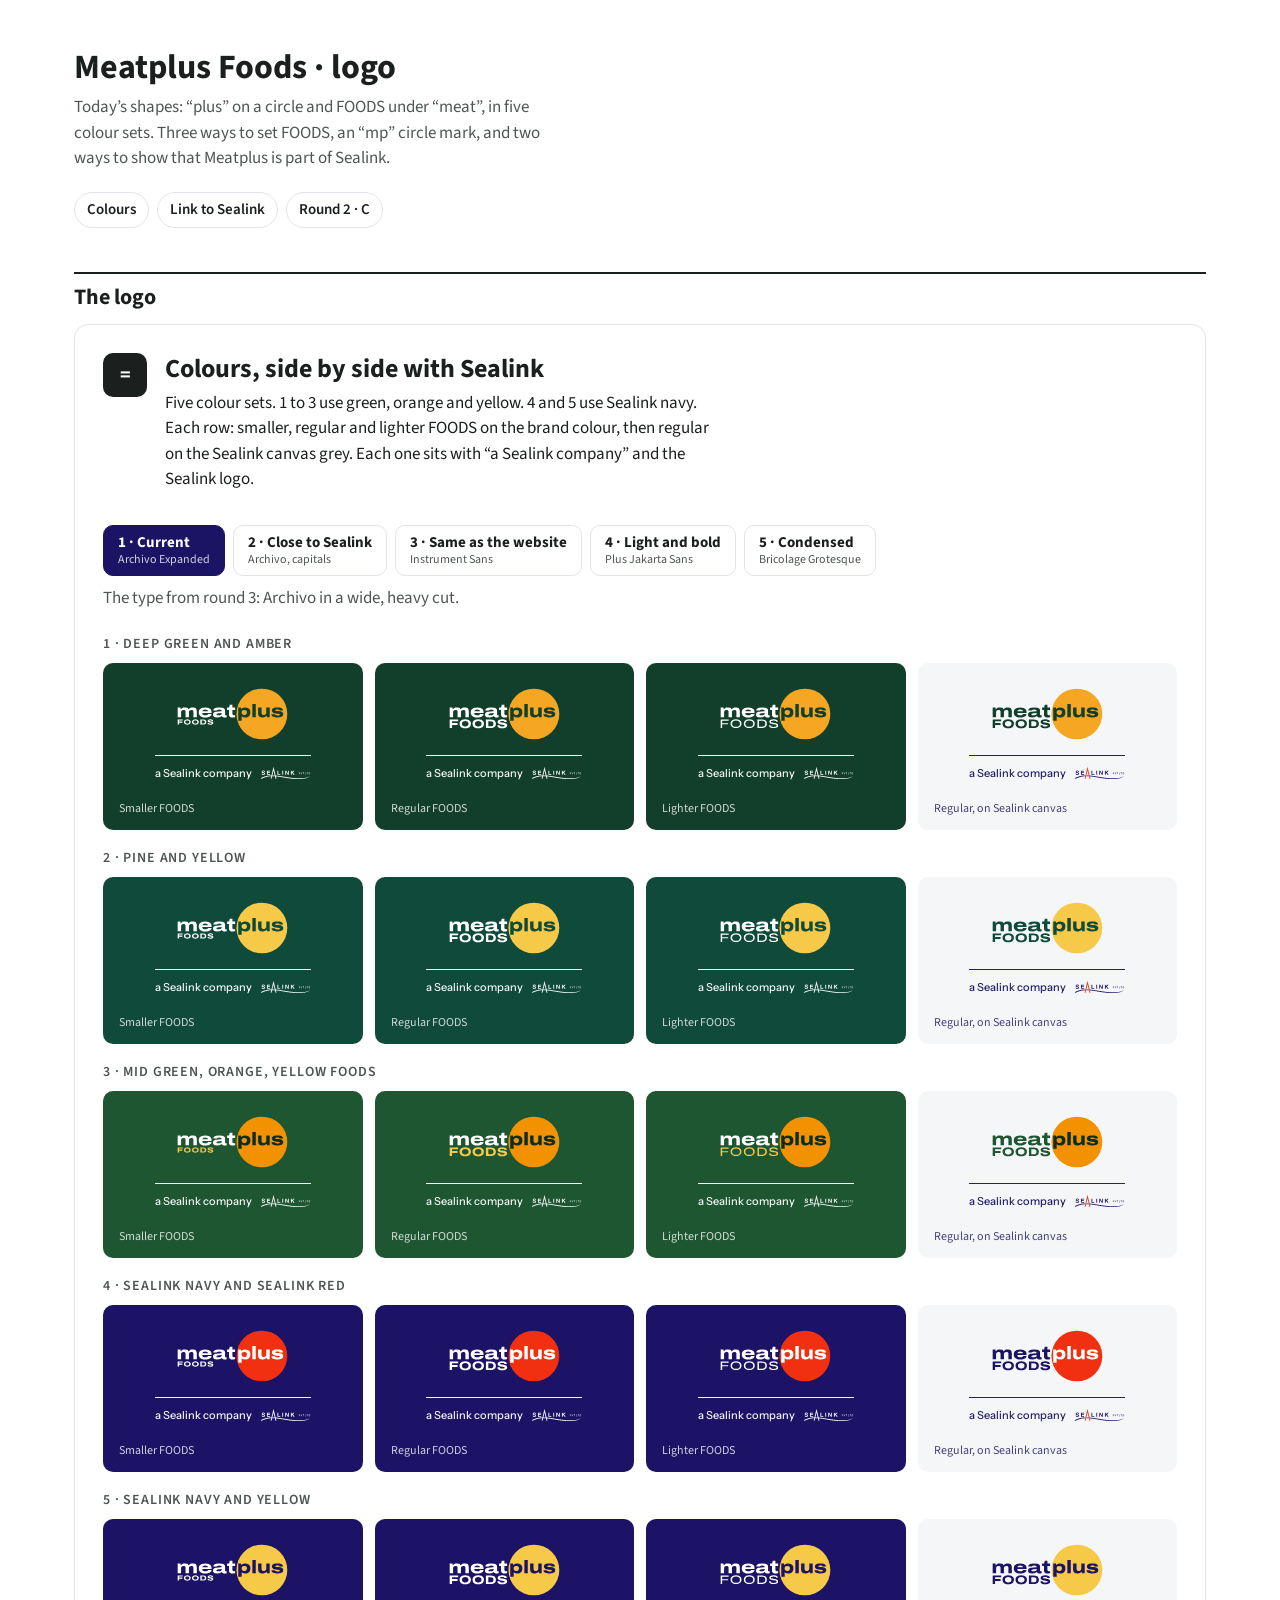
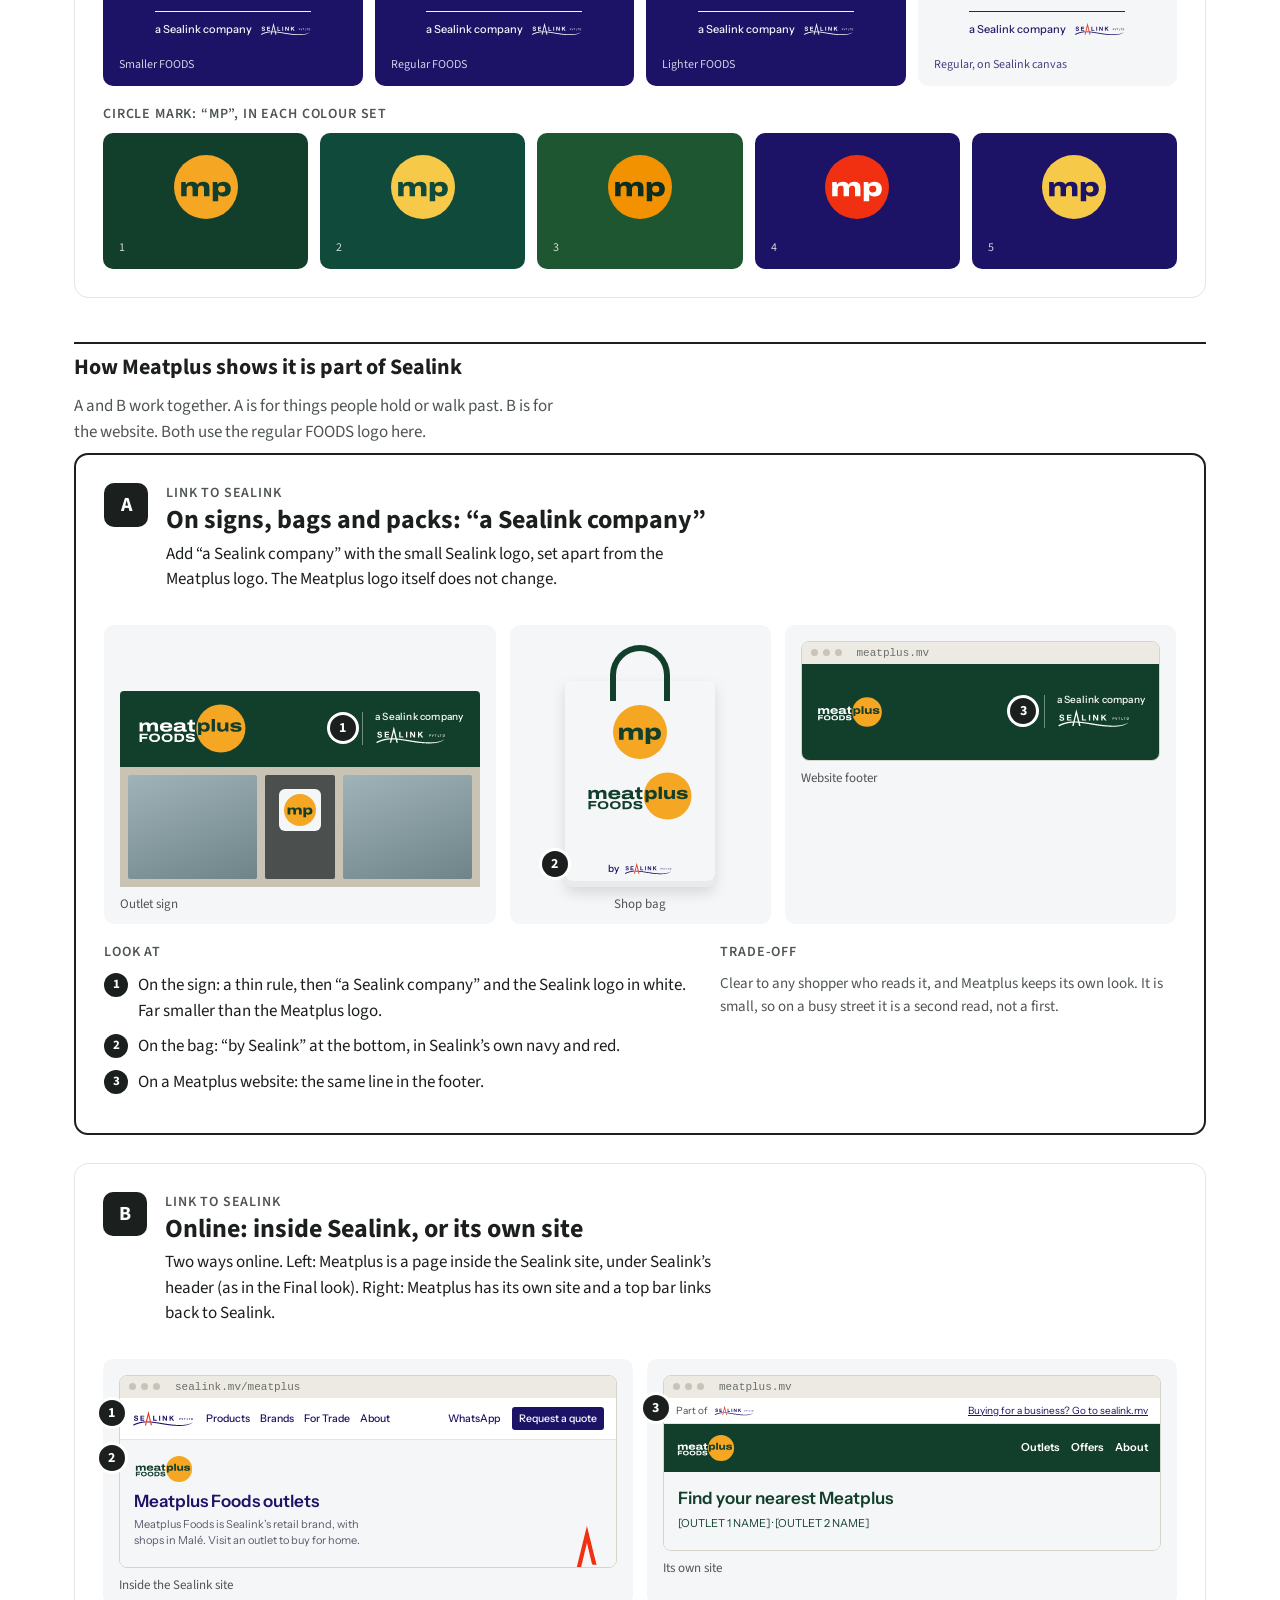
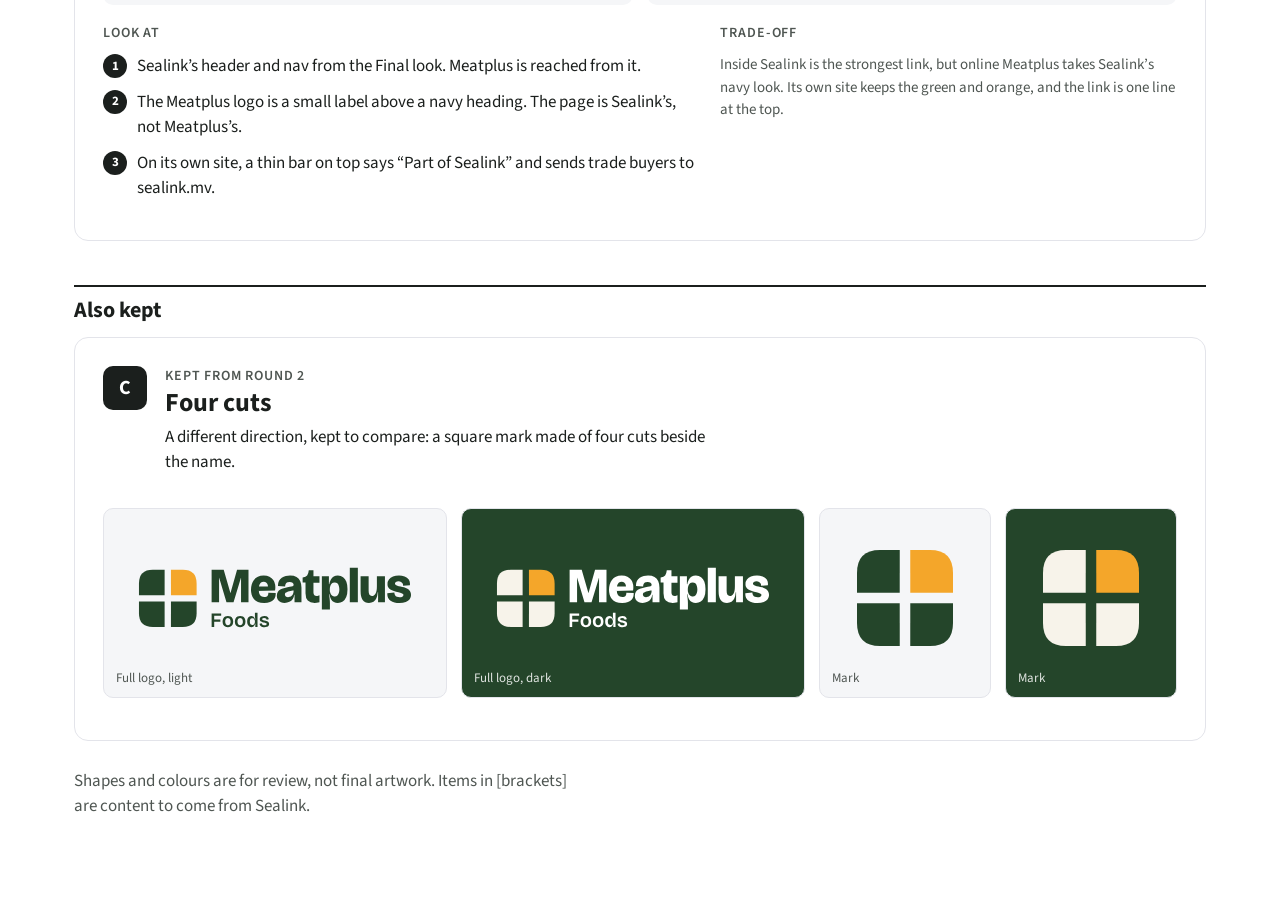
<file: concepts/meatplus/index.html>
<!DOCTYPE html>
<html lang="en"><head><meta charset="utf-8"><meta name="viewport" content="width=device-width, initial-scale=1">
<title>Meatplus Foods · logo</title>
<link rel="preconnect" href="https://fonts.googleapis.com">
<link href="https://fonts.googleapis.com/css2?family=Source+Sans+3:wght@400;600;700&family=Instrument+Sans:wght@400;500;600&display=swap" rel="stylesheet">
<style>
:root{--ink:#1B1F1D;--mute:#4F5652;--line:#E3E4EA;--bg:#FFFFFF}
*{box-sizing:border-box}
body{margin:0;background:var(--bg);color:var(--ink);font:17px/1.5 "Source Sans 3",system-ui,sans-serif}
main{max-width:1180px;margin:0 auto;padding:48px 24px 96px}
h1{font-size:34px;line-height:1.15;margin:0 0 8px}
.lede{color:var(--mute);max-width:62ch;margin:0 0 8px}
nav.jump{display:flex;flex-wrap:wrap;gap:8px;margin:20px 0 40px}
nav.jump a{padding:6px 12px;border:1px solid var(--line);border-radius:99px;background:#fff;color:var(--ink);text-decoration:none;font-weight:600;font-size:15px}
section{background:#fff;border:1px solid var(--line);border-radius:14px;padding:28px;margin:0 0 28px}
.opt-head{display:flex;gap:18px;align-items:flex-start;margin-bottom:22px}
.tag{flex:none;width:44px;height:44px;border-radius:10px;background:var(--ink);color:#fff;display:grid;place-items:center;font-weight:700;font-size:20px}
.kind{margin:0;color:var(--mute);font-size:14px;font-weight:600;text-transform:uppercase;letter-spacing:.06em}
h2{margin:0 0 6px;font-size:26px;line-height:1.2}
.idea{margin:0 0 10px;max-width:70ch}
.sw{list-style:none;padding:0;margin:0 0 6px;display:flex;flex-wrap:wrap;gap:6px 18px;font-size:15px}
.sw li{display:flex;align-items:center;gap:6px}
.chip{width:18px;height:18px;border-radius:5px;border:1px solid rgba(0,0,0,.15)}
code{font:600 14px ui-monospace,Menlo,monospace}
.contrast{margin:0;font-size:14px;color:var(--mute)}
.row{display:grid;gap:14px}
.logos{grid-template-columns:1.6fr 1.6fr .8fr .8fr;margin-bottom:14px}
.use{grid-template-columns:1.4fr .9fr 1.4fr}
figure{margin:0}
.tile{border-radius:10px;border:1px solid var(--line);height:190px;display:flex;flex-direction:column;align-items:center;justify-content:center;padding:24px 22px 34px;position:relative}
.tile img{max-width:100%;max-height:110px}
.tile.sq img{max-height:96px}
figcaption{font-size:13px;color:var(--mute);margin-top:8px}
.tile figcaption{position:absolute;left:12px;bottom:8px;margin:0}
.tile figcaption.on-dark{color:#fff;opacity:.85}
.scene{background:#F5F6F8;border-radius:10px;padding:16px 16px 10px;display:flex;flex-direction:column}
.shop{justify-content:flex-end}
.fascia{height:76px;border-radius:4px 4px 0 0;display:flex;align-items:center;justify-content:center;padding:10px}
.fascia img{max-height:56px;max-width:80%}
.front{display:grid;grid-template-columns:1fr 70px 1fr;gap:8px;background:#C9C3B6;padding:8px;height:120px}
.win{background:linear-gradient(160deg,#9FB3B8,#6F8489);border-radius:2px}
.door{background:#4B4F4D;border-radius:2px;display:flex;justify-content:center;padding-top:14px}
.hang{width:42px;height:42px;border-radius:6px;display:grid;place-items:center;padding:5px}
.hang img{max-width:100%;max-height:100%}
.bagwrap{align-items:center;justify-content:flex-end}
.bag{position:relative;width:150px;height:180px;margin-top:40px;border-radius:4px 4px 8px 8px;box-shadow:0 6px 14px rgba(0,0,0,.12),inset 0 -6px 0 rgba(0,0,0,.05);display:flex;flex-direction:column;align-items:center;justify-content:center;gap:14px;padding:16px}
.handle{position:absolute;top:-36px;left:45px;width:60px;height:56px;border:6px solid;border-bottom:none;border-radius:30px 30px 0 0}
.bag-mark{width:62px;max-height:62px}
.bag-word{width:110px}
.pair{justify-content:center}
.pair-in{background:#fff;border-radius:6px;height:150px;display:flex;align-items:center;justify-content:center;gap:22px;padding:0 22px}
.pair .sl{height:42px}
.pair .mp{max-height:58px;max-width:44%}
.pair .div{width:1px;align-self:stretch;margin:34px 0;background:#D5D1C8}
.current .cur-wrap{position:relative;max-width:520px}
.current img{width:100%;border-radius:10px;display:block}
.pin{position:absolute;width:26px;height:26px;border-radius:50%;background:#1B1F1D;color:#fff;font:700 14px/26px "Source Sans 3",sans-serif;text-align:center;box-shadow:0 0 0 3px #fff}
.cur-grid{display:grid;grid-template-columns:minmax(0,520px) 1fr;gap:28px;align-items:start}
.look{margin:0;padding:0;list-style:none}
.look li{display:flex;gap:10px;margin:0 0 10px}
.look b.n{flex:none;width:24px;height:24px;border-radius:50%;background:#1B1F1D;color:#fff;font-size:13px;display:grid;place-items:center}
.note{font-size:15px;color:var(--mute);max-width:70ch}
.ba{display:grid;grid-template-columns:1fr 1fr 1.1fr;gap:14px;margin-bottom:14px;align-items:start}
.pinwrap{position:relative;display:inline-block;max-width:100%}
.pinwrap img{display:block;max-width:100%;max-height:110px}
.sub{margin:18px 0 8px}
.sizes{display:grid;grid-template-columns:repeat(4,1fr);gap:14px;margin-bottom:6px}
.sz{height:110px;border-radius:10px;border:1px solid var(--line);display:flex;align-items:center;justify-content:center;gap:22px}
.px{image-rendering:pixelated}
.vs{display:grid;grid-template-columns:1fr 1fr;gap:14px}
.shop.big .fascia{height:96px}.shop.big .front{height:150px}
.round{font-size:22px;margin:44px 0 14px;padding-top:10px;border-top:2px solid var(--ink)}

.r3cur{margin-bottom:6px}
.r3cur .cur-wrap{position:relative;max-width:520px}
.r3cur .cur-wrap img{width:100%;border-radius:10px;display:block}
.ovgrid{display:grid;grid-template-columns:repeat(3,1fr);gap:12px}
.ov{position:relative;border-radius:10px;height:150px;display:flex;align-items:center;justify-content:center;padding:18px 18px 30px}
.ov img{max-width:88%;max-height:96px}
.ov figcaption{position:absolute;left:12px;bottom:8px;margin:0;color:#fff;opacity:.9}
.ovn{position:absolute;left:10px;top:10px;width:24px;height:24px;border-radius:50%;background:#fff;color:#1B1F1D;font-weight:700;font-size:13px;display:grid;place-items:center}
.r3use{display:grid;grid-template-columns:1.1fr 1fr;gap:14px}
.r3c{background:#F5F6F8;border-radius:10px;padding:16px 18px}
.cr{list-style:none;margin:0 0 10px;padding:0;font-size:15px}
.cr li{display:flex;gap:10px;align-items:center;margin:0 0 7px}
.aa{flex:none;width:40px;height:28px;border-radius:5px;display:grid;place-items:center;font-weight:700;font-size:15px;border:1px solid rgba(0,0,0,.12)}
.short{font-size:15px;margin:0 0 12px;padding:8px 12px;border-left:3px solid #C77700;background:#fff;border-radius:0 6px 6px 0}
.szrow{display:flex;align-items:center;gap:10px;flex-wrap:wrap}
.szl{font-size:13px;color:var(--mute)}
.szb{display:inline-flex;align-items:center;gap:12px;padding:8px 12px;border-radius:8px;border:1px solid var(--line)}
.pinbox{position:relative}
.pinbox .pin{transform:translate(-50%,-50%);z-index:2}
.lk3{display:grid;grid-template-columns:1.2fr .8fr 1.2fr;gap:14px}
.lk2{display:grid;grid-template-columns:1fr 1fr;gap:14px}
.lk2>*,.lk3>*{min-width:0}
.slh,.topbar{overflow:hidden}
.lkfoot{display:grid;grid-template-columns:1.3fr 1fr;gap:24px;margin-top:18px}
.isrec{border:2px solid #1B1F1D}
.rec{display:inline-block;vertical-align:middle;font-size:13px;font-weight:700;letter-spacing:.04em;text-transform:uppercase;background:#1B1F1D;color:#fff;border-radius:99px;padding:3px 10px;margin-left:8px}
.meters{display:flex;flex-wrap:wrap;gap:8px 24px;margin:0}
.meter{display:inline-flex;align-items:center;gap:4px;font-size:14px;color:var(--mute)}
.meter .ml{margin-right:6px}
.meter i{width:22px;height:8px;border-radius:4px;background:#E2DED4}
.meter i.on{background:#1B1F1D}
.fascia.lk{justify-content:space-between;gap:12px;padding:10px 16px;position:relative;overflow:hidden}
.fascia.lk .mpw{max-height:56px;max-width:58%}
.endo{display:flex;flex-direction:column;align-items:flex-start;gap:3px;padding-left:12px;border-left:1px solid rgba(255,255,255,.4)}
.endo small{font:500 10px/1 'Instrument Sans',sans-serif;color:#fff;letter-spacing:.02em;white-space:nowrap}
.endo img{height:20px}
.fascia.hasA{justify-content:flex-start}
.apexc{position:absolute;right:18px;bottom:-22px;width:36px;aspect-ratio:163/331;background:#F03010;-webkit-mask:url(../assets/apex.svg) center/contain no-repeat;mask:url(../assets/apex.svg) center/contain no-repeat}
.lkbag{justify-content:flex-start;padding-top:24px;height:206px;gap:10px}
.lkbag .bag-mark{width:54px}
.apexclip{position:absolute;inset:0;overflow:hidden;border-radius:inherit;pointer-events:none}
.bagendo{position:absolute;bottom:12px;left:0;right:0;display:flex;align-items:center;justify-content:center;gap:5px}
.bagendo small{font:500 10px 'Instrument Sans',sans-serif;color:#1C1266}
.bagendo img{height:13px}
.apexbag{position:absolute;left:16px;bottom:-12px;width:24px;aspect-ratio:163/331;background:#F03010;-webkit-mask:url(../assets/apex.svg) center/contain no-repeat;mask:url(../assets/apex.svg) center/contain no-repeat}
.brw{background:#fff;border:1px solid #D7D3CA;border-radius:8px;overflow:hidden;font-family:'Instrument Sans',system-ui,sans-serif}
.brw .bar{height:22px;background:#EDEAE3;display:flex;align-items:center;gap:5px;padding:0 9px}
.brw .bar i{width:7px;height:7px;border-radius:50%;background:#C9C4BA}
.brw .bar span{margin-left:10px;font:11px ui-monospace,Menlo,monospace;color:#6A6F6C}
.slh{display:flex;align-items:center;gap:12px;padding:9px 12px;border-bottom:1px solid #E3E4EA;color:#1C1266;font-size:10.5px;font-weight:500}
.slh img{height:17px}
.slh nav{display:flex;gap:10px;white-space:nowrap}
.sp{flex:1}
.slh .btn{background:#1C1266;color:#fff;border-radius:3px;padding:4px 7px;white-space:nowrap}
.slh .lnk{white-space:nowrap}
.slpage{position:relative;overflow:hidden;background:#F5F6F8;padding:14px 14px 18px;color:#1C1266;min-height:118px}
.slpage .kick{height:30px;display:block;margin-bottom:8px}
.slpage h4{margin:0 0 4px;font-size:17px;font-weight:600;line-height:1.15}
.slpage h4.big{font-size:21px;max-width:15ch}
.slpage p{margin:0;font-size:11px;color:#5B5A6E;max-width:34ch}
.apexcrop{position:absolute;right:16px;bottom:-12px;width:26px;aspect-ratio:163/331;background:#F03010;-webkit-mask:url(../assets/apex.svg) center/contain no-repeat;mask:url(../assets/apex.svg) center/contain no-repeat}
.topbar{display:flex;align-items:center;gap:6px;padding:5px 12px;background:#fff;border-bottom:1px solid #E3E4EA;font-size:10px;color:#4B4F4D}
.topbar img{height:11px}
.topbar span{white-space:nowrap}
.topbar .u{text-decoration:underline;color:#1C1266}
.mph{display:flex;align-items:center;gap:14px;padding:9px 12px;color:#fff;font-size:11px;font-weight:600}
.mph img{height:30px}
.mph nav{display:flex;gap:12px;margin-left:auto}
.mppage{background:#F5F6F8;padding:14px;min-height:78px;color:#123F2C}
.mppage h4{margin:0 0 4px;font-size:17px;font-weight:600}
.mppage p{margin:0;font-size:11px}
.mpfoot{display:flex;align-items:center;gap:12px;padding:16px 14px;min-height:96px}
.mpfoot>img{height:34px}
.poster{border-radius:6px;padding:16px 18px;color:#fff;font-family:'Instrument Sans',system-ui,sans-serif;min-height:175px;display:flex;flex-direction:column;justify-content:flex-end}
.poster img{height:40px;align-self:flex-start;margin-bottom:auto}
.poster h4{margin:14px 0 4px;font-size:20px;font-weight:600;line-height:1.15}
.poster p{margin:0;font-size:12px;opacity:.9}
@media (max-width:860px){.ovgrid,.r3use,.lk3,.lk2,.lkfoot{grid-template-columns:1fr}}

@media (max-width:860px){.ba,.sizes,.vs{grid-template-columns:1fr}}
@media (max-width:860px){.logos{grid-template-columns:1fr 1fr}.use,.cur-grid{grid-template-columns:1fr}}
</style></head><body><main>
<h1>Meatplus Foods · logo</h1>
<p class="lede">Today’s shapes: “plus” on a circle and FOODS under “meat”, in five colour sets. Three ways to set FOODS, an “mp” circle mark, and two ways to show that Meatplus is part of Sealink.</p>
<nav class="jump"><a href="#compare">Colours</a><a href="#link">Link to Sealink</a><a href="#r2c">Round 2 · C</a></nav>
<h2 class="round">The logo</h2>
<style>.lugrid{display:grid;grid-template-columns:repeat(4,1fr);gap:12px}.lu{margin:0;border-radius:10px;padding:22px 16px 12px;display:flex;flex-direction:column;align-items:center;gap:12px}.lu .lw{height:58px;max-width:100%}.lu .le{display:flex;align-items:center;gap:8px;border-top:1px solid;padding-top:10px;opacity:.95}.lu .le small{font:500 11px Instrument Sans,sans-serif;white-space:nowrap}.lu .le img{height:14px}.lu figcaption{font-size:12px;opacity:.8;align-self:flex-start}@media(max-width:860px){.lugrid{grid-template-columns:1fr 1fr}}</style><section class="opt" id="compare"><header class="opt-head"><span class="tag">=</span><div><h2>Colours, side by side with Sealink</h2><p class="idea">Five colour sets. 1 to 3 use green, orange and yellow. 4 and 5 use Sealink navy. Each row: smaller, regular and lighter FOODS on the brand colour, then regular on the Sealink canvas grey. Each one sits with “a Sealink company” and the Sealink logo.</p></div></header><style>.tt{display:flex;flex-wrap:wrap;gap:8px;margin:0 0 10px}.tt button{font:inherit;text-align:left;cursor:pointer;border:1px solid var(--line);background:#fff;border-radius:10px;padding:8px 14px;display:flex;flex-direction:column;line-height:1.25;color:var(--ink)}.tt button b{font-size:15px}.tt button small{font-size:12px;color:var(--mute)}.tt button[aria-selected="true"]{background:#1B1464;border-color:#1B1464;color:#fff}.tt button[aria-selected="true"] small{color:#fff;opacity:.8}.tt button:focus-visible{outline:2px solid #1B1464;outline-offset:2px}.tt-d{margin:0 0 22px;color:var(--mute)}</style><div class="tt" role="tablist" aria-label="Typeface" aria-controls="compare"><button type="button" role="tab" data-t="cur" aria-selected="true"><b>1 · Current</b><small>Archivo Expanded</small></button><button type="button" role="tab" data-t="sl" aria-selected="false"><b>2 · Close to Sealink</b><small>Archivo, capitals</small></button><button type="button" role="tab" data-t="ins" aria-selected="false"><b>3 · Same as the website</b><small>Instrument Sans</small></button><button type="button" role="tab" data-t="jak" aria-selected="false"><b>4 · Light and bold</b><small>Plus Jakarta Sans</small></button><button type="button" role="tab" data-t="bri" aria-selected="false"><b>5 · Condensed</b><small>Bricolage Grotesque</small></button></div><p class="tt-d" aria-live="polite">The type from round 3: Archivo in a wide, heavy cut.</p><p class="kind sub">1 · Deep green and amber</p><div class="lugrid"><figure class="lu" style="background:#123F2C"><img class="lw" src="svg/foods-small-dark.svg" alt=""><span class="le" style="color:#fff;border-color:#fff"><small>a Sealink company</small><img src="../assets/sealink-logo-trace-white.svg" alt="Sealink"></span><figcaption style="color:#fff">Smaller FOODS</figcaption></figure><figure class="lu" style="background:#123F2C"><img class="lw" src="svg/foods-regular-dark.svg" alt=""><span class="le" style="color:#fff;border-color:#fff"><small>a Sealink company</small><img src="../assets/sealink-logo-trace-white.svg" alt="Sealink"></span><figcaption style="color:#fff">Regular FOODS</figcaption></figure><figure class="lu" style="background:#123F2C"><img class="lw" src="svg/foods-light-dark.svg" alt=""><span class="le" style="color:#fff;border-color:#fff"><small>a Sealink company</small><img src="../assets/sealink-logo-trace-white.svg" alt="Sealink"></span><figcaption style="color:#fff">Lighter FOODS</figcaption></figure><figure class="lu" style="background:#F5F6F8"><img class="lw" src="svg/foods-regular-light.svg" alt=""><span class="le" style="color:#1B1464;border-color:#1B1464"><small>a Sealink company</small><img src="../assets/sealink-logo-trace.svg" alt="Sealink"></span><figcaption style="color:#1B1464">Regular, on Sealink canvas</figcaption></figure></div><p class="kind sub">2 · Pine and yellow</p><div class="lugrid"><figure class="lu" style="background:#0F4A3A"><img class="lw" src="svg/yellow-small-dark.svg" alt=""><span class="le" style="color:#fff;border-color:#fff"><small>a Sealink company</small><img src="../assets/sealink-logo-trace-white.svg" alt="Sealink"></span><figcaption style="color:#fff">Smaller FOODS</figcaption></figure><figure class="lu" style="background:#0F4A3A"><img class="lw" src="svg/yellow-regular-dark.svg" alt=""><span class="le" style="color:#fff;border-color:#fff"><small>a Sealink company</small><img src="../assets/sealink-logo-trace-white.svg" alt="Sealink"></span><figcaption style="color:#fff">Regular FOODS</figcaption></figure><figure class="lu" style="background:#0F4A3A"><img class="lw" src="svg/yellow-light-dark.svg" alt=""><span class="le" style="color:#fff;border-color:#fff"><small>a Sealink company</small><img src="../assets/sealink-logo-trace-white.svg" alt="Sealink"></span><figcaption style="color:#fff">Lighter FOODS</figcaption></figure><figure class="lu" style="background:#F5F6F8"><img class="lw" src="svg/yellow-regular-light.svg" alt=""><span class="le" style="color:#1B1464;border-color:#1B1464"><small>a Sealink company</small><img src="../assets/sealink-logo-trace.svg" alt="Sealink"></span><figcaption style="color:#1B1464">Regular, on Sealink canvas</figcaption></figure></div><p class="kind sub">3 · Mid green, orange, yellow FOODS</p><div class="lugrid"><figure class="lu" style="background:#1E5631"><img class="lw" src="svg/accent-small-dark.svg" alt=""><span class="le" style="color:#fff;border-color:#fff"><small>a Sealink company</small><img src="../assets/sealink-logo-trace-white.svg" alt="Sealink"></span><figcaption style="color:#fff">Smaller FOODS</figcaption></figure><figure class="lu" style="background:#1E5631"><img class="lw" src="svg/accent-regular-dark.svg" alt=""><span class="le" style="color:#fff;border-color:#fff"><small>a Sealink company</small><img src="../assets/sealink-logo-trace-white.svg" alt="Sealink"></span><figcaption style="color:#fff">Regular FOODS</figcaption></figure><figure class="lu" style="background:#1E5631"><img class="lw" src="svg/accent-light-dark.svg" alt=""><span class="le" style="color:#fff;border-color:#fff"><small>a Sealink company</small><img src="../assets/sealink-logo-trace-white.svg" alt="Sealink"></span><figcaption style="color:#fff">Lighter FOODS</figcaption></figure><figure class="lu" style="background:#F5F6F8"><img class="lw" src="svg/accent-regular-light.svg" alt=""><span class="le" style="color:#1B1464;border-color:#1B1464"><small>a Sealink company</small><img src="../assets/sealink-logo-trace.svg" alt="Sealink"></span><figcaption style="color:#1B1464">Regular, on Sealink canvas</figcaption></figure></div><p class="kind sub">4 · Sealink navy and Sealink red</p><div class="lugrid"><figure class="lu" style="background:#1C1266"><img class="lw" src="svg/navyred-small-dark.svg" alt=""><span class="le" style="color:#fff;border-color:#fff"><small>a Sealink company</small><img src="../assets/sealink-logo-trace-white.svg" alt="Sealink"></span><figcaption style="color:#fff">Smaller FOODS</figcaption></figure><figure class="lu" style="background:#1C1266"><img class="lw" src="svg/navyred-regular-dark.svg" alt=""><span class="le" style="color:#fff;border-color:#fff"><small>a Sealink company</small><img src="../assets/sealink-logo-trace-white.svg" alt="Sealink"></span><figcaption style="color:#fff">Regular FOODS</figcaption></figure><figure class="lu" style="background:#1C1266"><img class="lw" src="svg/navyred-light-dark.svg" alt=""><span class="le" style="color:#fff;border-color:#fff"><small>a Sealink company</small><img src="../assets/sealink-logo-trace-white.svg" alt="Sealink"></span><figcaption style="color:#fff">Lighter FOODS</figcaption></figure><figure class="lu" style="background:#F5F6F8"><img class="lw" src="svg/navyred-regular-light.svg" alt=""><span class="le" style="color:#1B1464;border-color:#1B1464"><small>a Sealink company</small><img src="../assets/sealink-logo-trace.svg" alt="Sealink"></span><figcaption style="color:#1B1464">Regular, on Sealink canvas</figcaption></figure></div><p class="kind sub">5 · Sealink navy and yellow</p><div class="lugrid"><figure class="lu" style="background:#1C1266"><img class="lw" src="svg/navyyellow-small-dark.svg" alt=""><span class="le" style="color:#fff;border-color:#fff"><small>a Sealink company</small><img src="../assets/sealink-logo-trace-white.svg" alt="Sealink"></span><figcaption style="color:#fff">Smaller FOODS</figcaption></figure><figure class="lu" style="background:#1C1266"><img class="lw" src="svg/navyyellow-regular-dark.svg" alt=""><span class="le" style="color:#fff;border-color:#fff"><small>a Sealink company</small><img src="../assets/sealink-logo-trace-white.svg" alt="Sealink"></span><figcaption style="color:#fff">Regular FOODS</figcaption></figure><figure class="lu" style="background:#1C1266"><img class="lw" src="svg/navyyellow-light-dark.svg" alt=""><span class="le" style="color:#fff;border-color:#fff"><small>a Sealink company</small><img src="../assets/sealink-logo-trace-white.svg" alt="Sealink"></span><figcaption style="color:#fff">Lighter FOODS</figcaption></figure><figure class="lu" style="background:#F5F6F8"><img class="lw" src="svg/navyyellow-regular-light.svg" alt=""><span class="le" style="color:#1B1464;border-color:#1B1464"><small>a Sealink company</small><img src="../assets/sealink-logo-trace.svg" alt="Sealink"></span><figcaption style="color:#1B1464">Regular, on Sealink canvas</figcaption></figure></div><p class="kind sub">Circle mark: “mp”, in each colour set</p><div class="lugrid" style="grid-template-columns:repeat(5,1fr)"><figure class="lu" style="background:#123F2C"><img src="svg/amber-mark.svg" style="height:64px" alt=""><figcaption style="color:#fff">1</figcaption></figure><figure class="lu" style="background:#0F4A3A"><img src="svg/yellow-mark.svg" style="height:64px" alt=""><figcaption style="color:#fff">2</figcaption></figure><figure class="lu" style="background:#1E5631"><img src="svg/accent-mark.svg" style="height:64px" alt=""><figcaption style="color:#fff">3</figcaption></figure><figure class="lu" style="background:#1C1266"><img src="svg/navyred-mark.svg" style="height:64px" alt=""><figcaption style="color:#fff">4</figcaption></figure><figure class="lu" style="background:#1C1266"><img src="svg/navyyellow-mark.svg" style="height:64px" alt=""><figcaption style="color:#fff">5</figcaption></figure></div></section>
<h2 class="round" id="link">How Meatplus shows it is part of Sealink</h2>
<p class="lede">A and B work together. A is for things people hold or walk past. B is for the website. Both use the regular FOODS logo here.</p>
<section class="opt lkopt isrec" id="link-a">
  <header class="opt-head"><span class="tag">A</span><div><p class="kind">Link to Sealink</p><h2>On signs, bags and packs: “a Sealink company”</h2>
    <p class="idea">Add “a Sealink company” with the small Sealink logo, set apart from the Meatplus logo. The Meatplus logo itself does not change.</p>
    </div></header>
  <div class="lk3"><figure class="scene shop lks"><div class="pinbox"><div class="fascia lk " style="background:#123F2C"><img class="mpw" src="svg/foods-regular-dark.svg" alt="Meatplus Foods"><span class="endo"><small>a Sealink company</small><img src="../assets/sealink-logo-trace-white.svg" alt="Sealink"></span></div>
      <div class="front"><div class="win"></div><div class="door"><span class="hang" style="background:#F5F6F8"><img src="svg/amber-mark.svg" alt=""></span></div><div class="win"></div></div><span class="pin" style="left:62%;top:19%">1</span></div><figcaption>Outlet sign</figcaption></figure><figure class="scene bagwrap"><div class="pinbox"><div class="bag lkbag" style="background:#F5F6F8"><div class="handle" style="border-color:#123F2C"></div>
      <img class="bag-mark" src="svg/amber-mark.svg" alt=""><img class="bag-word" src="svg/foods-regular-light.svg" alt=""><span class="bagendo"><small>by</small><img src="../assets/sealink-logo-trace.svg" alt="Sealink"></span></div><span class="pin" style="left:-7%;top:91%">2</span></div><figcaption>Shop bag</figcaption></figure><figure class="scene"><div class="pinbox"><div class="brw"><div class="bar"><i></i><i></i><i></i><span>meatplus.mv</span></div><div class="mpfoot" style="background:#123F2C"><img src="svg/foods-regular-dark.svg" alt=""><span class="sp"></span><span class="endo"><small>a Sealink company</small><img src="../assets/sealink-logo-trace-white.svg" alt="Sealink"></span></div></div><span class="pin" style="left:62%;top:59%">3</span></div><figcaption>Website footer</figcaption></figure></div>
  <div class="lkfoot"><div><p class="kind" style="margin-bottom:10px">Look at</p><ol class="look"><li><b class="n">1</b><span>On the sign: a thin rule, then “a Sealink company” and the Sealink logo in white. Far smaller than the Meatplus logo.</span></li><li><b class="n">2</b><span>On the bag: “by Sealink” at the bottom, in Sealink’s own navy and red.</span></li><li><b class="n">3</b><span>On a Meatplus website: the same line in the footer.</span></li></ol></div>
  <div><p class="kind" style="margin-bottom:10px">Trade-off</p><p class="note" style="margin:0">Clear to any shopper who reads it, and Meatplus keeps its own look. It is small, so on a busy street it is a second read, not a first.</p></div></div>
</section><section class="opt lkopt" id="link-c">
  <header class="opt-head"><span class="tag">B</span><div><p class="kind">Link to Sealink</p><h2>Online: inside Sealink, or its own site</h2>
    <p class="idea">Two ways online. Left: Meatplus is a page inside the Sealink site, under Sealink’s header (as in the Final look). Right: Meatplus has its own site and a top bar links back to Sealink.</p>
    </div></header>
  <div class="lk2"><figure class="scene"><div class="pinbox"><div class="brw"><div class="bar"><i></i><i></i><i></i><span>sealink.mv/meatplus</span></div><div class="slh"><img src="../assets/sealink-logo-trace.svg" alt="Sealink"><nav><span>Products</span><span>Brands</span><span>For Trade</span><span>About</span></nav>
      <span class="sp"></span><span class="lnk">WhatsApp</span><span class="btn">Request a quote</span></div><div class="slpage"><img class="kick" src="svg/foods-regular-light.svg" alt=""><h4>Meatplus Foods outlets</h4><p>Meatplus Foods is Sealink’s retail brand, with shops in Malé. Visit an outlet to buy for home.</p><span class="apexcrop"></span></div></div><span class="pin" style="left:-1.5%;top:20%">1</span><span class="pin" style="left:-1.5%;top:43%">2</span></div><figcaption>Inside the Sealink site</figcaption></figure><figure class="scene"><div class="pinbox"><div class="brw"><div class="bar"><i></i><i></i><i></i><span>meatplus.mv</span></div><div class="topbar"><span>Part of</span><img src="../assets/sealink-logo-trace.svg" alt="Sealink"><span class="sp"></span><span class="u">Buying for a business? Go to sealink.mv</span></div><div class="mph" style="background:#123F2C"><img src="svg/foods-regular-dark.svg" alt=""><nav><span>Outlets</span><span>Offers</span><span>About</span></nav></div><div class="mppage"><h4>Find your nearest Meatplus</h4><p>[OUTLET 1 NAME] · [OUTLET 2 NAME]</p></div></div><span class="pin" style="left:-1.5%;top:19%">3</span></div><figcaption>Its own site</figcaption></figure></div>
  <div class="lkfoot"><div><p class="kind" style="margin-bottom:10px">Look at</p><ol class="look"><li><b class="n">1</b><span>Sealink’s header and nav from the Final look. Meatplus is reached from it.</span></li><li><b class="n">2</b><span>The Meatplus logo is a small label above a navy heading. The page is Sealink’s, not Meatplus’s.</span></li><li><b class="n">3</b><span>On its own site, a thin bar on top says “Part of Sealink” and sends trade buyers to sealink.mv.</span></li></ol></div>
  <div><p class="kind" style="margin-bottom:10px">Trade-off</p><p class="note" style="margin:0">Inside Sealink is the strongest link, but online Meatplus takes Sealink’s navy look. Its own site keeps the green and orange, and the link is one line at the top.</p></div></div>
</section>
<h2 class="round">Also kept</h2>
<section class="opt r2" id="r2c"><header class="opt-head"><span class="tag">C</span><div><p class="kind">Kept from round 2</p><h2>Four cuts</h2><p class="idea">A different direction, kept to compare: a square mark made of four cuts beside the name.</p></div></header>
<div class="row logos"><figure class="tile" style="background:#F5F6F8"><img src="svg/c-cuts-full-light.svg" alt="Full logo, light"><figcaption>Full logo, light</figcaption></figure><figure class="tile" style="background:#24452A"><img src="svg/c-cuts-full-dark.svg" alt="Full logo, dark"><figcaption class="on-dark">Full logo, dark</figcaption></figure><figure class="tile sq" style="background:#F5F6F8"><img src="svg/c-cuts-mark-light.svg" alt="Mark"><figcaption>Mark</figcaption></figure><figure class="tile sq" style="background:#24452A"><img src="svg/c-cuts-mark-dark.svg" alt="Mark"><figcaption class="on-dark">Mark</figcaption></figure></div></section>

<p class="lede">Shapes and colours are for review, not final artwork. Items in [brackets] are content to come from Sealink.</p>
</main><script>(()=>{const sec=document.getElementById('compare');if(!sec)return;const D={cur:'The type from round 3: Archivo in a wide, heavy cut.',sl:'Capitals with wide letter spacing, like the SEALINK wordmark. The strongest link to Sealink.',ins:'The typeface of the new Sealink website, so the two brands share their letters.',jak:'“meat” is light and “plus” is bold, so “plus” stands out on the circle.',bri:'A tall, narrow cut. It has the most character, like a market sign.'};
const imgs=[...sec.querySelectorAll('img')].filter(i=>/svg\/(foods|amber|yellow|accent|navyred|navyyellow)-/.test(i.getAttribute('src')));
imgs.forEach(i=>i.dataset.o=i.getAttribute('src'));
const map=(o,t)=>{if(t==='cur')return o;const f=o.split('/').pop().replace('.svg','');let m=f.match(/^(\w+)-mark$/);if(m)return 'svg/t-'+t+'-'+m[1]+'-mark.svg';
m=f.match(/^(foods|yellow|accent|navyred|navyyellow)-(small|regular|light)-(light|dark)$/);if(m)return 'svg/t-'+t+'-'+(m[1]==='foods'?'amber':m[1])+'-'+m[2]+'-'+m[3]+'.svg';return o};
const set=t=>{imgs.forEach(i=>i.src=map(i.dataset.o,t));sec.querySelectorAll('.tt button').forEach(b=>(b.setAttribute('aria-selected',b.dataset.t===t),b.tabIndex=b.dataset.t===t?0:-1));sec.querySelector('.tt-d').textContent=D[t];};
sec.querySelector('.tt').addEventListener('click',e=>{const b=e.target.closest('button');if(b)set(b.dataset.t)});
sec.querySelector('.tt').addEventListener('keydown',e=>{if(e.key!=='ArrowRight'&&e.key!=='ArrowLeft')return;const bs=[...sec.querySelectorAll('.tt button')];const i=bs.indexOf(document.activeElement);if(i<0)return;const n=bs[(i+(e.key==='ArrowRight'?1:bs.length-1))%bs.length];n.focus();set(n.dataset.t);e.preventDefault()});set('cur');})();</script>
</body></html>
</file>
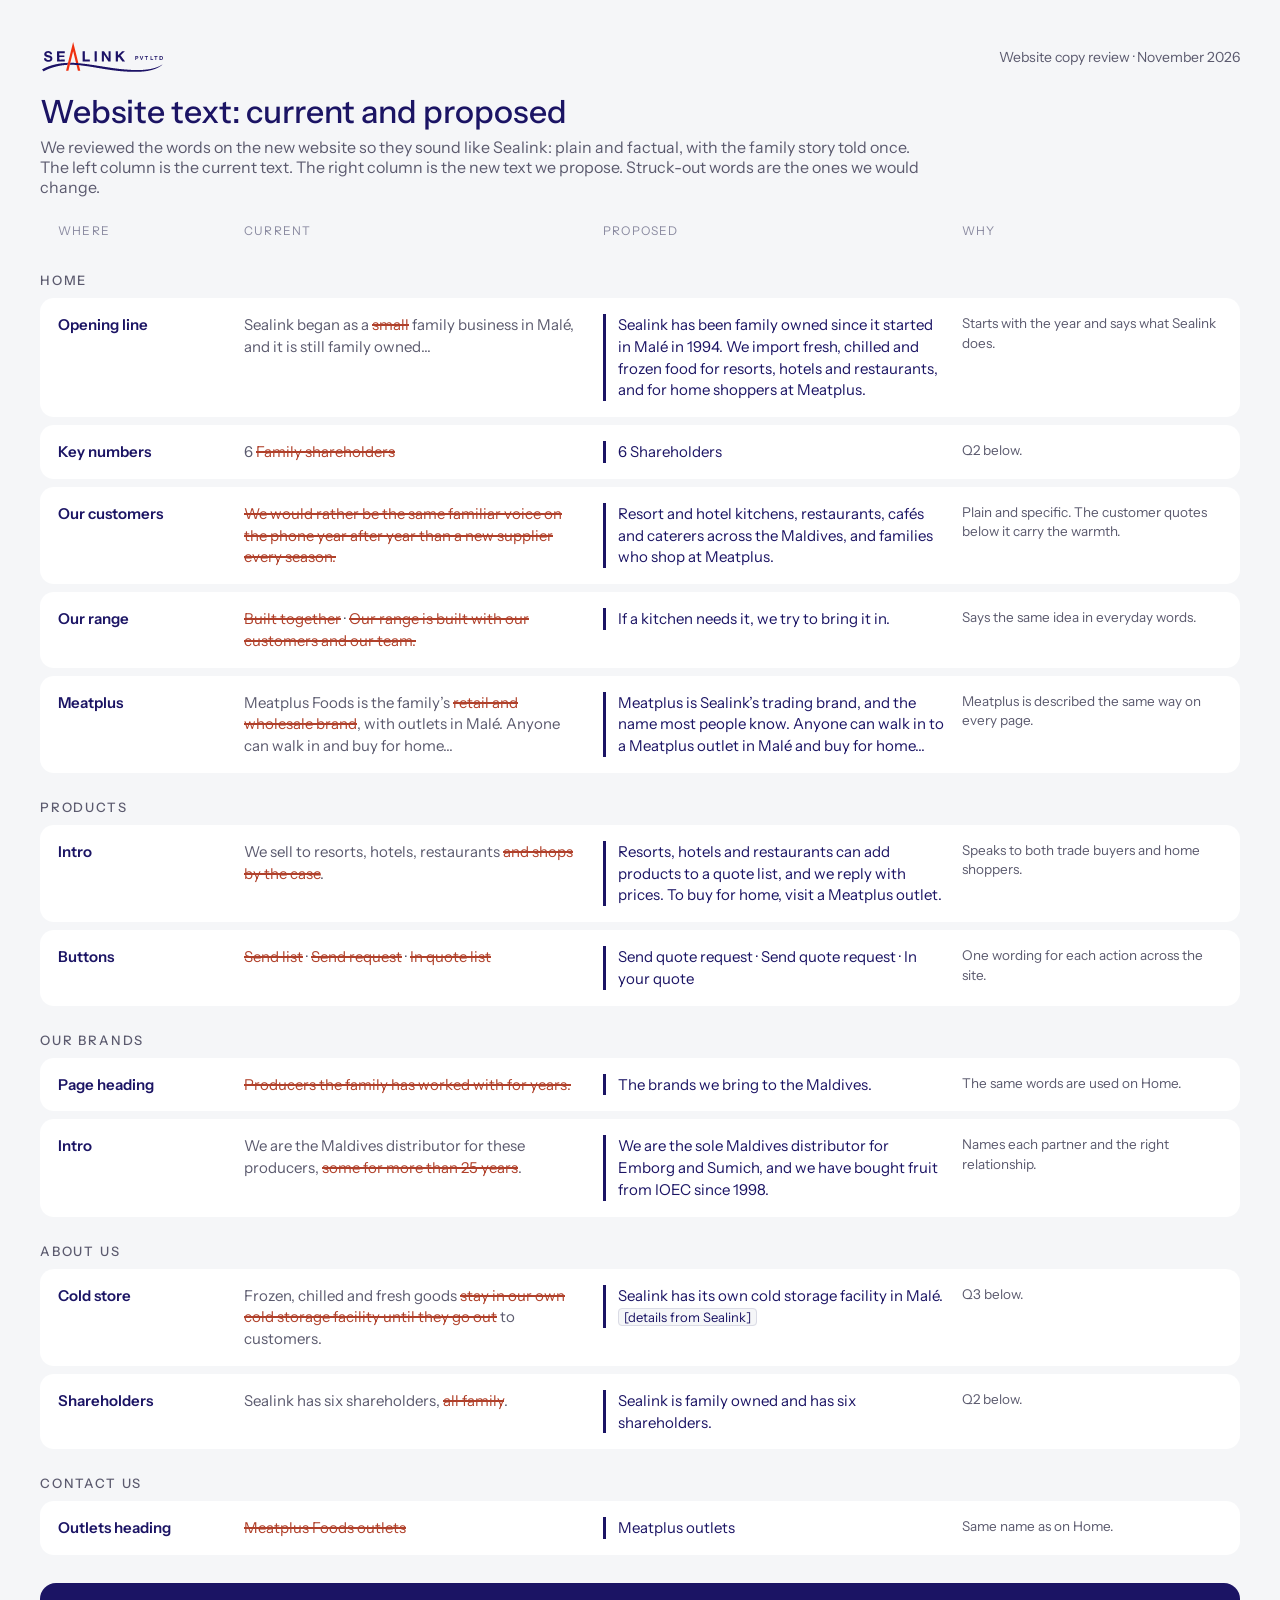
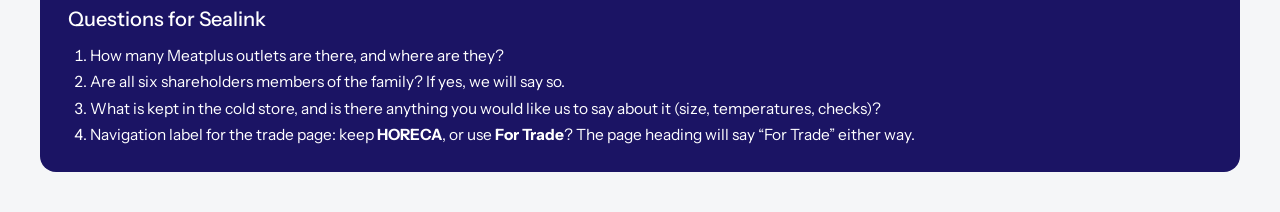
<file: copy-review.html>
<!doctype html><html lang="en"><head><meta charset="utf-8"><meta name="viewport" content="width=device-width,initial-scale=1"><title>Sealink · Website text review</title><link href="https://fonts.googleapis.com/css2?family=Instrument+Sans:wght@400;500;600&display=swap" rel="stylesheet"><style>
@page{size:A4 landscape;margin:12mm}
body{margin:0;padding:40px;font-family:'Instrument Sans',system-ui,sans-serif;color:#1B1464;background:#F5F6F8;max-width:1320px;margin:0 auto}
.top{display:flex;justify-content:space-between;align-items:center;margin-bottom:8px}.top img{height:34px}
h1{margin:18px 0 6px;font-size:32px;font-weight:500}p.l{color:#5B5A6E;margin:0 0 26px;font-size:16px;max-width:80ch}
h2{font-size:13px;letter-spacing:.14em;text-transform:uppercase;color:#5B5A6E;margin:26px 0 10px;font-weight:500}
.hd,.r{display:grid;grid-template-columns:170px 1fr 1fr 260px;gap:16px;align-items:start}
.hd{font-size:12px;letter-spacing:.1em;text-transform:uppercase;color:#8A8AA0;padding:0 18px 8px}
.r{background:#fff;border-radius:14px;padding:16px 18px;margin-bottom:8px;font-size:15px;line-height:1.45;break-inside:avoid}
.w{font-weight:600}
.c{color:#5B5A6E}.c s{color:#B0402A;text-decoration-thickness:1.5px}
.p{color:#1B1464;border-left:3px solid #1B1464;padding-left:12px}
.y{font-size:13.5px;color:#5B5A6E}
.x{background:#F5F6F8;border:1px solid #DADBE5;border-radius:4px;padding:0 5px;font-size:13px}
.q{background:#1B1464;color:#fff;border-radius:16px;padding:24px 28px;margin-top:28px;break-inside:avoid}.q h3{margin:0 0 12px;font-size:20px;font-weight:500}
@media(max-width:820px){body{padding:20px}.hd{display:none}.r{grid-template-columns:1fr;gap:8px}.c:before{content:"Current";display:block;font-size:11px;letter-spacing:.1em;text-transform:uppercase;color:#8A8AA0;margin-bottom:2px}.p:before{content:"Proposed";display:block;font-size:11px;letter-spacing:.1em;text-transform:uppercase;color:#8A8AA0;margin-bottom:2px}h1{font-size:26px}.top span{display:none}}
.q ol{margin:0;padding-left:22px;line-height:1.7;font-size:15.5px}
</style></head><body><div class="top"><img src="concepts/assets/sealink-logo-trace.svg" alt="Sealink"><span style="color:#5B5A6E;font-size:14px">Website copy review · November 2026</span></div>
<h1>Website text: current and proposed</h1><p class="l">We reviewed the words on the new website so they sound like Sealink: plain and factual, with the family story told once. The left column is the current text. The right column is the new text we propose. Struck-out words are the ones we would change.</p>
<div class="hd"><div>Where</div><div>Current</div><div>Proposed</div><div>Why</div></div><h2>Home</h2><div class="r"><div class="w">Opening line</div><div class="c">Sealink began as a <s>small</s> family business in Malé, and it is still family owned…</div><div class="p">Sealink has been family owned since it started in Malé in 1994. We import fresh, chilled and frozen food for resorts, hotels and restaurants, and for home shoppers at Meatplus.</div><div class="y">Starts with the year and says what Sealink does.</div></div><div class="r"><div class="w">Key numbers</div><div class="c">6 <s>Family shareholders</s></div><div class="p">6 Shareholders</div><div class="y">Q2 below.</div></div><div class="r"><div class="w">Our customers</div><div class="c"><s>We would rather be the same familiar voice on the phone year after year than a new supplier every season.</s></div><div class="p">Resort and hotel kitchens, restaurants, cafés and caterers across the Maldives, and families who shop at Meatplus.</div><div class="y">Plain and specific. The customer quotes below it carry the warmth.</div></div><div class="r"><div class="w">Our range</div><div class="c"><s>Built together</s> · <s>Our range is built with our customers and our team.</s></div><div class="p">If a kitchen needs it, we try to bring it in.</div><div class="y">Says the same idea in everyday words.</div></div><div class="r"><div class="w">Meatplus</div><div class="c">Meatplus Foods is the family’s <s>retail and wholesale brand</s>, with outlets in Malé. Anyone can walk in and buy for home…</div><div class="p">Meatplus is Sealink’s trading brand, and the name most people know. Anyone can walk in to a Meatplus outlet in Malé and buy for home…</div><div class="y">Meatplus is described the same way on every page.</div></div><h2>Products</h2><div class="r"><div class="w">Intro</div><div class="c">We sell to resorts, hotels, restaurants <s>and shops by the case</s>.</div><div class="p">Resorts, hotels and restaurants can add products to a quote list, and we reply with prices. To buy for home, visit a Meatplus outlet.</div><div class="y">Speaks to both trade buyers and home shoppers.</div></div><div class="r"><div class="w">Buttons</div><div class="c"><s>Send list</s> · <s>Send request</s> · <s>In quote list</s></div><div class="p">Send quote request · Send quote request · In your quote</div><div class="y">One wording for each action across the site.</div></div><h2>Our Brands</h2><div class="r"><div class="w">Page heading</div><div class="c"><s>Producers the family has worked with for years.</s></div><div class="p">The brands we bring to the Maldives.</div><div class="y">The same words are used on Home.</div></div><div class="r"><div class="w">Intro</div><div class="c">We are the Maldives distributor for these producers, <s>some for more than 25 years</s>.</div><div class="p">We are the sole Maldives distributor for Emborg and Sumich, and we have bought fruit from IOEC since 1998.</div><div class="y">Names each partner and the right relationship.</div></div><h2>About Us</h2><div class="r"><div class="w">Cold store</div><div class="c">Frozen, chilled and fresh goods <s>stay in our own cold storage facility until they go out</s> to customers.</div><div class="p">Sealink has its own cold storage facility in Malé. <span class="x">[details from Sealink]</span></div><div class="y">Q3 below.</div></div><div class="r"><div class="w">Shareholders</div><div class="c">Sealink has six shareholders, <s>all family</s>.</div><div class="p">Sealink is family owned and has six shareholders.</div><div class="y">Q2 below.</div></div><h2>Contact Us</h2><div class="r"><div class="w">Outlets heading</div><div class="c"><s>Meatplus Foods outlets</s></div><div class="p">Meatplus outlets</div><div class="y">Same name as on Home.</div></div><div class="q"><h3>Questions for Sealink</h3><ol><li>How many Meatplus outlets are there, and where are they?</li><li>Are all six shareholders members of the family? If yes, we will say so.</li><li>What is kept in the cold store, and is there anything you would like us to say about it (size, temperatures, checks)?</li><li>Navigation label for the trade page: keep <b>HORECA</b>, or use <b>For Trade</b>? The page heading will say “For Trade” either way.</li></ol></div></body></html>
</file>
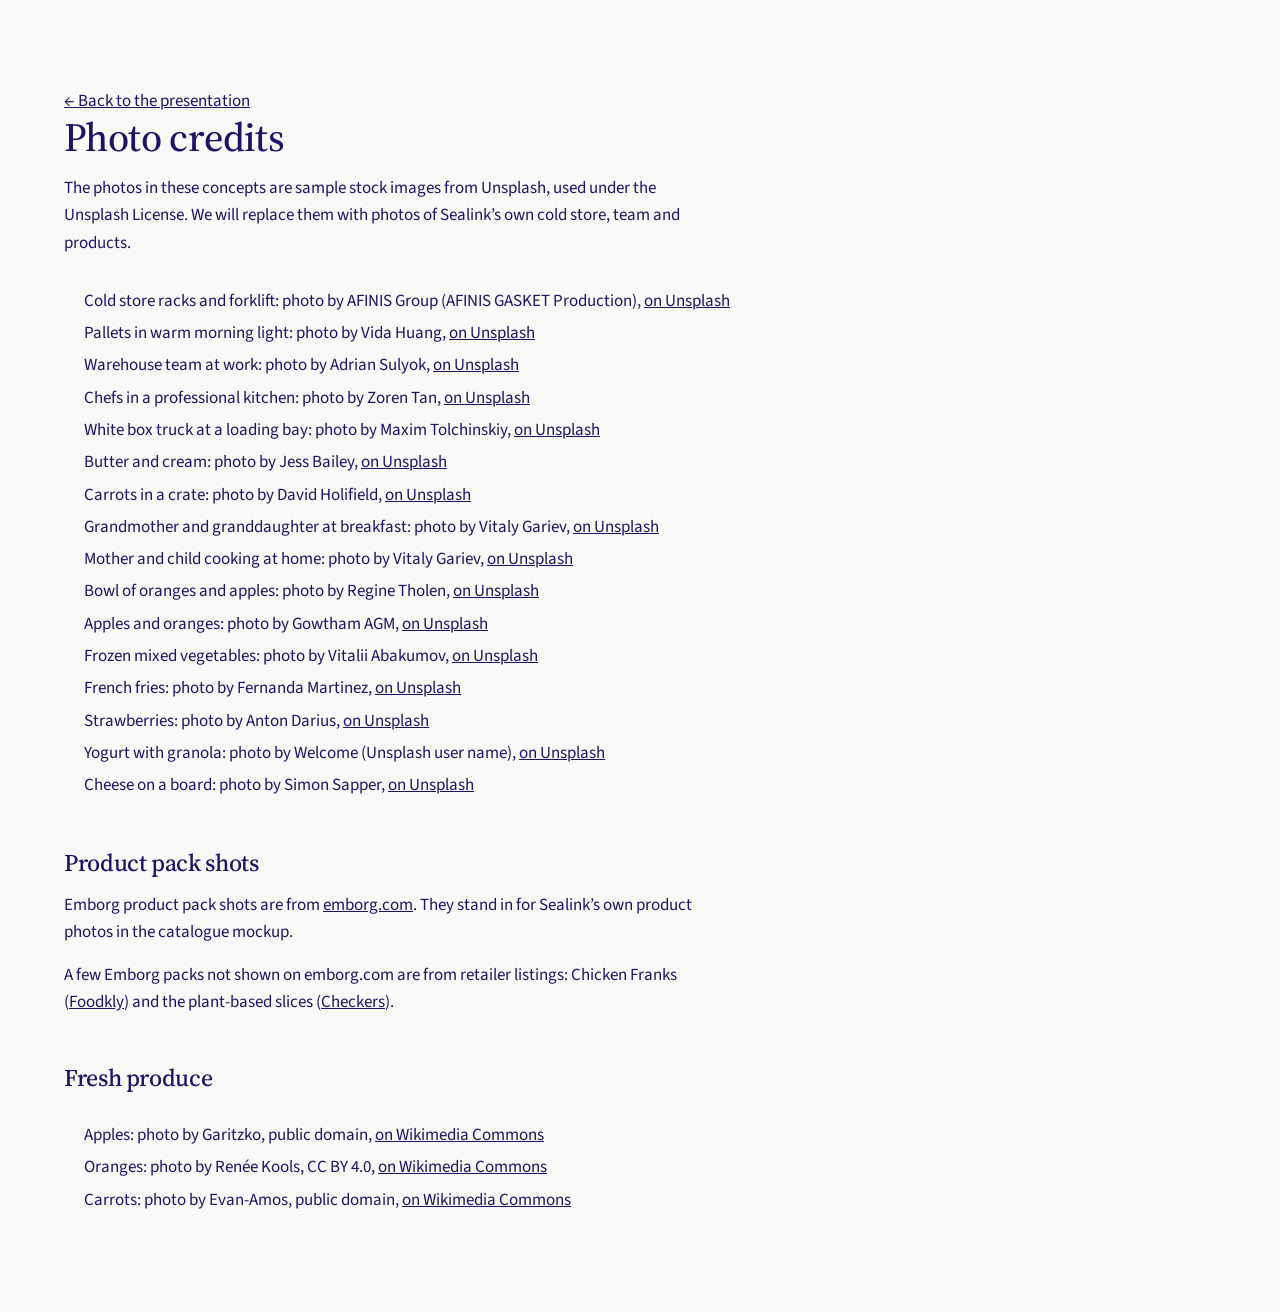
<file: credits.html>
<!doctype html>
<html lang="en">
<head>
<meta charset="utf-8">
<meta name="viewport" content="width=device-width,initial-scale=1">
<meta name="robots" content="noindex,nofollow">
<title>Sealink · Photo credits</title>
<link rel="stylesheet" href="https://fonts.googleapis.com/css2?family=Source+Serif+4:opsz,wght@8..60,400;8..60,500;8..60,600&family=Source+Sans+3:wght@400;500;600&display=swap">
<link rel="stylesheet" href="style.css">
<style>.credits{padding-block:72px 96px}.credits h1{font-size:40px;line-height:1.1}.credits p{margin-top:16px;max-width:640px}.credits ul{margin-top:28px;padding-left:20px;line-height:1.9}.credits h2{margin-top:48px;font-size:24px}</style>
</head>
<body>
<main class="wrap credits">
  <p><a href="index.html">&larr; Back to the presentation</a></p>
  <h1>Photo credits</h1>
  <p>The photos in these concepts are sample stock images from Unsplash, used under the Unsplash License. We will replace them with photos of Sealink&rsquo;s own cold store, team and products.</p>
  <ul>
      <li>Cold store racks and forklift: photo by AFINIS Group (AFINIS GASKET Production), <a href="https://unsplash.com/photos/OnbSOhz0oig">on Unsplash</a></li>
      <li>Pallets in warm morning light: photo by Vida Huang, <a href="https://unsplash.com/photos/I-_wYj9yOzw">on Unsplash</a></li>
      <li>Warehouse team at work: photo by Adrian Sulyok, <a href="https://unsplash.com/photos/c_4eaGRDSVU">on Unsplash</a></li>
      <li>Chefs in a professional kitchen: photo by Zoren Tan, <a href="https://unsplash.com/photos/fhp0t_fXXPg">on Unsplash</a></li>
      <li>White box truck at a loading bay: photo by Maxim Tolchinskiy, <a href="https://unsplash.com/photos/crHhZlES310">on Unsplash</a></li>
      <li>Butter and cream: photo by Jess Bailey, <a href="https://unsplash.com/photos/tT5ACBfqo0s">on Unsplash</a></li>
      <li>Carrots in a crate: photo by David Holifield, <a href="https://unsplash.com/photos/uidpH617Fb8">on Unsplash</a></li>
      <li>Grandmother and granddaughter at breakfast: photo by Vitaly Gariev, <a href="https://unsplash.com/photos/znxxhOIQtIE">on Unsplash</a></li>
      <li>Mother and child cooking at home: photo by Vitaly Gariev, <a href="https://unsplash.com/photos/CI_VD_iFgts">on Unsplash</a></li>
      <li>Bowl of oranges and apples: photo by Regine Tholen, <a href="https://unsplash.com/photos/44cdCyupgDQ">on Unsplash</a></li>
      <li>Apples and oranges: photo by Gowtham AGM, <a href="https://unsplash.com/photos/ncpxDcsws10">on Unsplash</a></li>
      <li>Frozen mixed vegetables: photo by Vitalii Abakumov, <a href="https://unsplash.com/photos/bVnKQADj4IY">on Unsplash</a></li>
      <li>French fries: photo by Fernanda Martinez, <a href="https://unsplash.com/photos/H2RzlOijhlQ">on Unsplash</a></li>
      <li>Strawberries: photo by Anton Darius, <a href="https://unsplash.com/photos/FCrgmqqvl-w">on Unsplash</a></li>
      <li>Yogurt with granola: photo by Welcome (Unsplash user name), <a href="https://unsplash.com/photos/lE3LsH1Tx-I">on Unsplash</a></li>
      <li>Cheese on a board: photo by Simon Sapper, <a href="https://unsplash.com/photos/aLUCJreCnsg">on Unsplash</a></li>
  </ul>
  <h2>Product pack shots</h2>
  <p>Emborg product pack shots are from <a href="https://www.emborg.com/products/">emborg.com</a>. They stand in for Sealink&rsquo;s own product photos in the catalogue mockup.</p>
  <p>A few Emborg packs not shown on emborg.com are from retailer listings: Chicken Franks (<a href="https://foodkly.com/product/emborg-chicken-franks-340g/">Foodkly</a>) and the plant-based slices (<a href="https://www.checkers.co.za/">Checkers</a>).</p>
  <h2>Fresh produce</h2>
  <ul>
      <li>Apples: photo by Garitzko, public domain, <a href="https://commons.wikimedia.org/wiki/File:Red_Prince_Aepfel.jpg">on Wikimedia Commons</a></li>
      <li>Oranges: photo by Renée Kools, CC BY 4.0, <a href="https://commons.wikimedia.org/wiki/File:Oranges_2026-02-28-1.jpg">on Wikimedia Commons</a></li>
      <li>Carrots: photo by Evan-Amos, public domain, <a href="https://commons.wikimedia.org/wiki/File:Vegetable-Carrot-Bundle-wStalks.jpg">on Wikimedia Commons</a></li>
  </ul>
</main>
</body>
</html>
</file>
<file: style.css>
:root{
  --navy:#1C1266;
  --red:#F03010;
  --ink:#1C1266;
  --muted:#4A4568;
  --ground:#FAF9F7;
  --panel:#FFFFFF;
  --line:#E4E1DA;
  --soft:#F2F0EB;
  --serif:'Source Serif 4',Georgia,serif;
  --sans:'Source Sans 3',system-ui,-apple-system,sans-serif;
  --pad:clamp(20px,5vw,64px);
}
*{box-sizing:border-box}
html{scroll-behavior:smooth;scroll-padding-top:72px}
body{margin:0;background:var(--ground);color:var(--ink);font:400 17px/1.6 var(--sans);-webkit-font-smoothing:antialiased}
img{display:block;max-width:100%;height:auto}
h1,h2,h3,p,ol,ul,figure{margin:0;padding:0}
ol,ul{list-style:none}
a{color:inherit}
.wrap{max-width:calc(1200px + 2*var(--pad));margin:0 auto;padding-inline:var(--pad)}

/* Sticky section nav */
.snav{position:sticky;top:0;z-index:20;background:rgba(250,249,247,.96);border-bottom:1px solid var(--line);backdrop-filter:blur(6px)}
.snav-in{max-width:calc(1200px + 2*var(--pad));margin:0 auto;padding:0 var(--pad);display:flex;align-items:center;gap:20px;height:60px}
.snav-home img{width:96px}
.snav ol{display:flex;gap:4px;overflow-x:auto;scrollbar-width:none;margin-left:auto}
.snav ol::-webkit-scrollbar{display:none}
.snav ol a{display:flex;gap:6px;align-items:baseline;white-space:nowrap;text-decoration:none;font-size:13.5px;font-weight:500;color:var(--muted);padding:8px 10px;border-radius:4px}
.snav ol a span{font-variant-numeric:tabular-nums;color:var(--navy);font-weight:600;font-size:12px}
.snav ol a:hover,.snav ol a:focus-visible{color:var(--navy);background:var(--soft)}
.snav ol a.on{color:var(--navy);background:var(--soft)}

/* Sections */
main section{padding-block:clamp(72px,9vw,120px);border-top:1px solid var(--line)}
main section.cover{border-top:0}
.sec-head{margin-bottom:48px;max-width:780px}
.sec-head .num{display:inline-block;font:600 14px/1 var(--sans);color:var(--navy);padding-bottom:10px;border-bottom:2px solid var(--red);margin-bottom:20px;font-variant-numeric:tabular-nums}
h1,h2{font-family:var(--serif);font-weight:500;letter-spacing:-.015em;color:var(--navy)}
h2{font-size:clamp(32px,4vw,46px);line-height:1.1}
.lede{margin-top:16px;font-size:19px;line-height:1.55;color:var(--muted)}
.sub{font:500 26px/1.25 var(--serif);color:var(--navy);margin:72px 0 8px}
.sec-head + .sub{margin-top:0}
.sub-lede{color:var(--muted);margin-bottom:20px;max-width:680px}
.sub + .pages,.sub + .frame{margin-top:20px}
.muted{color:var(--muted)}

/* Framed images */
.frame{background:var(--panel);border:1px solid var(--line);box-shadow:0 1px 2px rgba(28,18,102,.04),0 8px 24px -16px rgba(28,18,102,.18)}
.frame img{width:100%}
.frame figcaption{padding:12px 16px;border-top:1px solid var(--line);font-size:14px;color:var(--muted);background:var(--panel)}
.frame a{display:block}

/* 01 Cover */
.cover{min-height:min(calc(100vh - 60px),900px);display:flex;align-items:center;padding-block:96px}
.cover .wrap{width:100%}
.cover-logo{width:min(560px,80%);margin-bottom:clamp(56px,8vw,96px)}
.cover h1{font-size:clamp(44px,7vw,88px);line-height:1.02;max-width:900px}
.cover-meta{margin-top:28px;font-size:18px;color:var(--muted);padding-top:20px;border-top:1px solid var(--line);max-width:620px}

/* 02 Where we are */
.points{counter-reset:p;display:grid;grid-template-columns:1fr 1fr;gap:20px}
.points li{counter-increment:p;background:var(--panel);border:1px solid var(--line);padding:28px 28px 30px;font-size:18px;line-height:1.55;color:var(--muted)}
.points li::before{content:counter(p,decimal-leading-zero);display:block;font:600 13px/1 var(--sans);color:var(--navy);margin-bottom:14px}
.points strong{color:var(--navy);font-weight:600}
.note{margin-top:32px;max-width:760px;font-size:15.5px;color:var(--muted);padding-left:16px;border-left:2px solid var(--red)}

/* 03 Elements */
.logo-frame img{padding:clamp(28px,6vw,72px) clamp(28px,10vw,140px)}
.parts{display:grid;grid-template-columns:1fr 2fr;gap:20px;margin-top:20px}
.part-art{display:flex;align-items:center;justify-content:center;height:280px;padding:32px}
.part-a img{height:100%;width:auto}
.part-s img{width:100%}
.part figcaption h3{font:600 17px/1.3 var(--sans);color:var(--navy);margin-bottom:4px}
.part figcaption p{font-size:15.5px}
.part figcaption{padding:18px 20px 20px}

/* 04/05 Concepts */
.pages{display:grid;gap:16px}
.pages-a{grid-template-columns:2.15fr 1fr 1fr;grid-template-rows:auto auto}
.pages-a .page-cover{grid-row:span 2}
.pages-b{grid-template-columns:1.6fr 1fr 1fr 1fr}
.pages-b .page-cover{grid-column:1}
.pages figure{align-self:start}
.small-real{display:grid;grid-template-columns:1fr 1fr;gap:16px}
.small-real .sr-truck{grid-column:1/-1}
.small-real figure{align-self:start}
.cutwhole{display:grid;gap:16px}
.cutwhole figcaption strong{color:var(--navy);font-weight:600}
.web{max-width:1000px}
.web img{max-height:none}

/* 06 Sitemap */
.sm{background:var(--panel);border:1px solid var(--line);padding:clamp(20px,3vw,36px)}
.sm-bar{display:flex;align-items:center;gap:20px;flex-wrap:wrap;padding:14px 18px;border:1.5px solid var(--navy);border-radius:4px}
.sm-logo{font:600 16px/1 var(--sans);letter-spacing:.18em;text-transform:uppercase;color:var(--navy)}
.sm-menu,.sm-tools{display:flex;gap:6px;flex-wrap:wrap}
.sm-menu{margin-left:12px}
.sm-tools{margin-left:auto}
.sm-menu li{font-weight:600;font-size:15px;padding:6px 12px;background:var(--soft);border-radius:3px;color:var(--navy)}
.sm-tools li{font-size:14px;padding:6px 12px;color:var(--muted);border:1px solid var(--line);border-radius:3px}
.sm-tools li.sm-cta{background:var(--navy);color:#fff;border-color:var(--navy);font-weight:500}
.sm-tree{display:grid;grid-template-columns:repeat(5,1fr);gap:14px;margin-top:28px;position:relative}
.sm-col{position:relative;border:1px solid var(--line);border-top:3px solid var(--navy);padding:16px 16px 18px;background:var(--ground)}
.sm-col::before{content:"";position:absolute;left:50%;top:-31px;height:28px;border-left:1.5px solid var(--navy)}
.sm-col h3{font:600 16px/1.3 var(--sans);color:var(--navy);margin-bottom:10px}
.sm-col li{font-size:14px;line-height:1.45;color:var(--muted);padding:6px 0;border-top:1px solid var(--line)}
.sm-col ol{counter-reset:h}
.sm-col ol li{counter-increment:h;padding-left:22px;position:relative}
.sm-col ol li::before{content:counter(h);position:absolute;left:0;font-weight:600;color:var(--navy)}
.sm-col li.later{font-style:italic}
.sm-foot{margin-top:18px;padding:12px 16px;border:1px dashed #C9C5BC;font-size:14px;color:var(--muted)}

.card-explain{display:grid;grid-template-columns:260px 1fr;gap:48px;align-items:start;margin-top:56px}
.card-explain h3{font-family:var(--serif);font-weight:500;font-size:28px;color:var(--navy);margin-bottom:16px}
.pc{background:var(--panel);border:1px solid var(--line);padding:14px;font-size:14px}
.pc-img{height:150px;background:#fff;border:1px solid var(--line);padding:10px;display:flex;align-items:center;justify-content:center;color:var(--muted);font-size:13px;margin-bottom:12px}
.pc-img img{max-height:100%;max-width:100%;object-fit:contain}
.pc-name{font-weight:600;color:var(--navy);font-size:16px}
.pc-brand{color:var(--muted)}
.pc-row{display:flex;justify-content:space-between;margin-top:6px;color:var(--muted)}
.pc-st{border:1px solid var(--line);padding:0 6px;border-radius:3px;font-size:12.5px}
.pc-btn{margin-top:14px;text-align:center;padding:10px;background:var(--navy);color:#fff;font-weight:500;border-radius:3px}
.pc-list{counter-reset:c;display:grid;grid-template-columns:1fr 1fr;gap:0 32px;margin-bottom:20px}
.pc-list li{counter-increment:c;padding:10px 0 10px 32px;border-top:1px solid var(--line);position:relative}
.pc-list li::before{content:counter(c);position:absolute;left:0;top:10px;font-weight:600;color:var(--navy)}

/* 07 Looks */
.look{padding-top:56px;margin-top:56px;border-top:1px solid var(--line)}
.look:first-of-type{padding-top:0;margin-top:0;border-top:0}
.look-head{display:grid;grid-template-columns:auto 1fr auto;gap:12px 28px;align-items:baseline;margin-bottom:24px}
.look-head h3{font-family:var(--serif);font-weight:500;font-size:30px;color:var(--navy);display:flex;align-items:baseline;gap:12px}
.look-n{font:600 14px/1 var(--sans);color:var(--navy);border-bottom:2px solid var(--red);padding-bottom:4px}
.look-head p{color:var(--muted)}
.btn{display:inline-flex;align-items:center;height:44px;padding:0 20px;background:var(--navy);color:#fff;text-decoration:none;font-weight:500;font-size:15px;border-radius:3px;white-space:nowrap}
.btn:hover,.btn:focus-visible{background:#2A1F85}
.btn::after{content:"\2192";margin-left:10px}
.look-grid{display:grid;grid-template-columns:2.2fr 1fr .62fr;gap:16px;align-items:start}
.lg-side{display:grid;gap:16px}
.lg-mob{align-self:start}

/* 08 Needs */
.checklist{display:grid;grid-template-columns:1fr 1fr;gap:0 48px}
.checklist li{position:relative;padding:18px 0 18px 40px;border-top:1px solid var(--line);color:var(--muted)}
.checklist li::before{content:"";position:absolute;left:0;top:21px;width:18px;height:18px;border:1.5px solid var(--navy);border-radius:3px;background:var(--panel)}
.checklist strong{color:var(--navy);font-weight:600}

/* 09 Next */
.steps{display:grid;grid-template-columns:repeat(3,1fr);gap:20px}
.steps li{display:flex;gap:18px;background:var(--panel);border:1px solid var(--line);padding:28px}
.steps li>span{flex:none;width:36px;height:36px;border-radius:50%;border:1.5px solid var(--navy);display:flex;align-items:center;justify-content:center;font-weight:600;color:var(--navy)}
.steps h3{font:600 18px/1.3 var(--sans);color:var(--navy);margin:5px 0 8px}
.steps p{color:var(--muted);font-size:16px}
.steps li:last-child{background:var(--navy);border-color:var(--navy)}
.steps li:last-child>span{border-color:#fff;color:#fff}
.steps li:last-child h3,.steps li:last-child p{color:#fff}

/* Footer */
.foot{border-top:1px solid var(--line);padding-block:48px 56px}
.foot .wrap{display:flex;align-items:center;gap:32px;flex-wrap:wrap}
.foot img{width:120px}
.foot p{font-size:14px;color:var(--muted)}

a:focus-visible,.btn:focus-visible{outline:2px solid var(--navy);outline-offset:3px}

/* Medium */
@media (max-width:1100px){
  .snav-home{display:none}
  .snav ol{margin-left:0}
  .look-head{grid-template-columns:1fr;gap:8px}
  .look-head .btn{justify-self:start;margin-top:8px}
  .sm-tree{grid-template-columns:repeat(3,1fr)}
  .sm-col::before{display:none}
}
@media (max-width:900px){
  .points,.checklist,.steps,.small-real,.parts,.pc-list{grid-template-columns:1fr}
  .pages-a,.pages-b{grid-template-columns:1fr 1fr}
  .pages-a .page-cover{grid-row:auto;grid-column:1/-1}
  .pages-b .page-cover{grid-column:1/-1}
  .page-cover{max-width:520px}
  .look-grid{grid-template-columns:1fr 1fr}
  .lg-home{grid-column:1/-1}
  .sm-tree{grid-template-columns:1fr 1fr}
  .card-explain{grid-template-columns:1fr;gap:28px}
  .pc{max-width:280px}
  .part-art{height:200px}
}
@media (max-width:560px){
  body{font-size:16px}
  .sm-tree{grid-template-columns:1fr}
  .sm-menu{margin-left:0}
  .sm-tools{margin-left:0}
  .lede{font-size:17px}
  .points li{padding:22px;font-size:16.5px}
  .look-head h3{font-size:26px}
}
</file>
